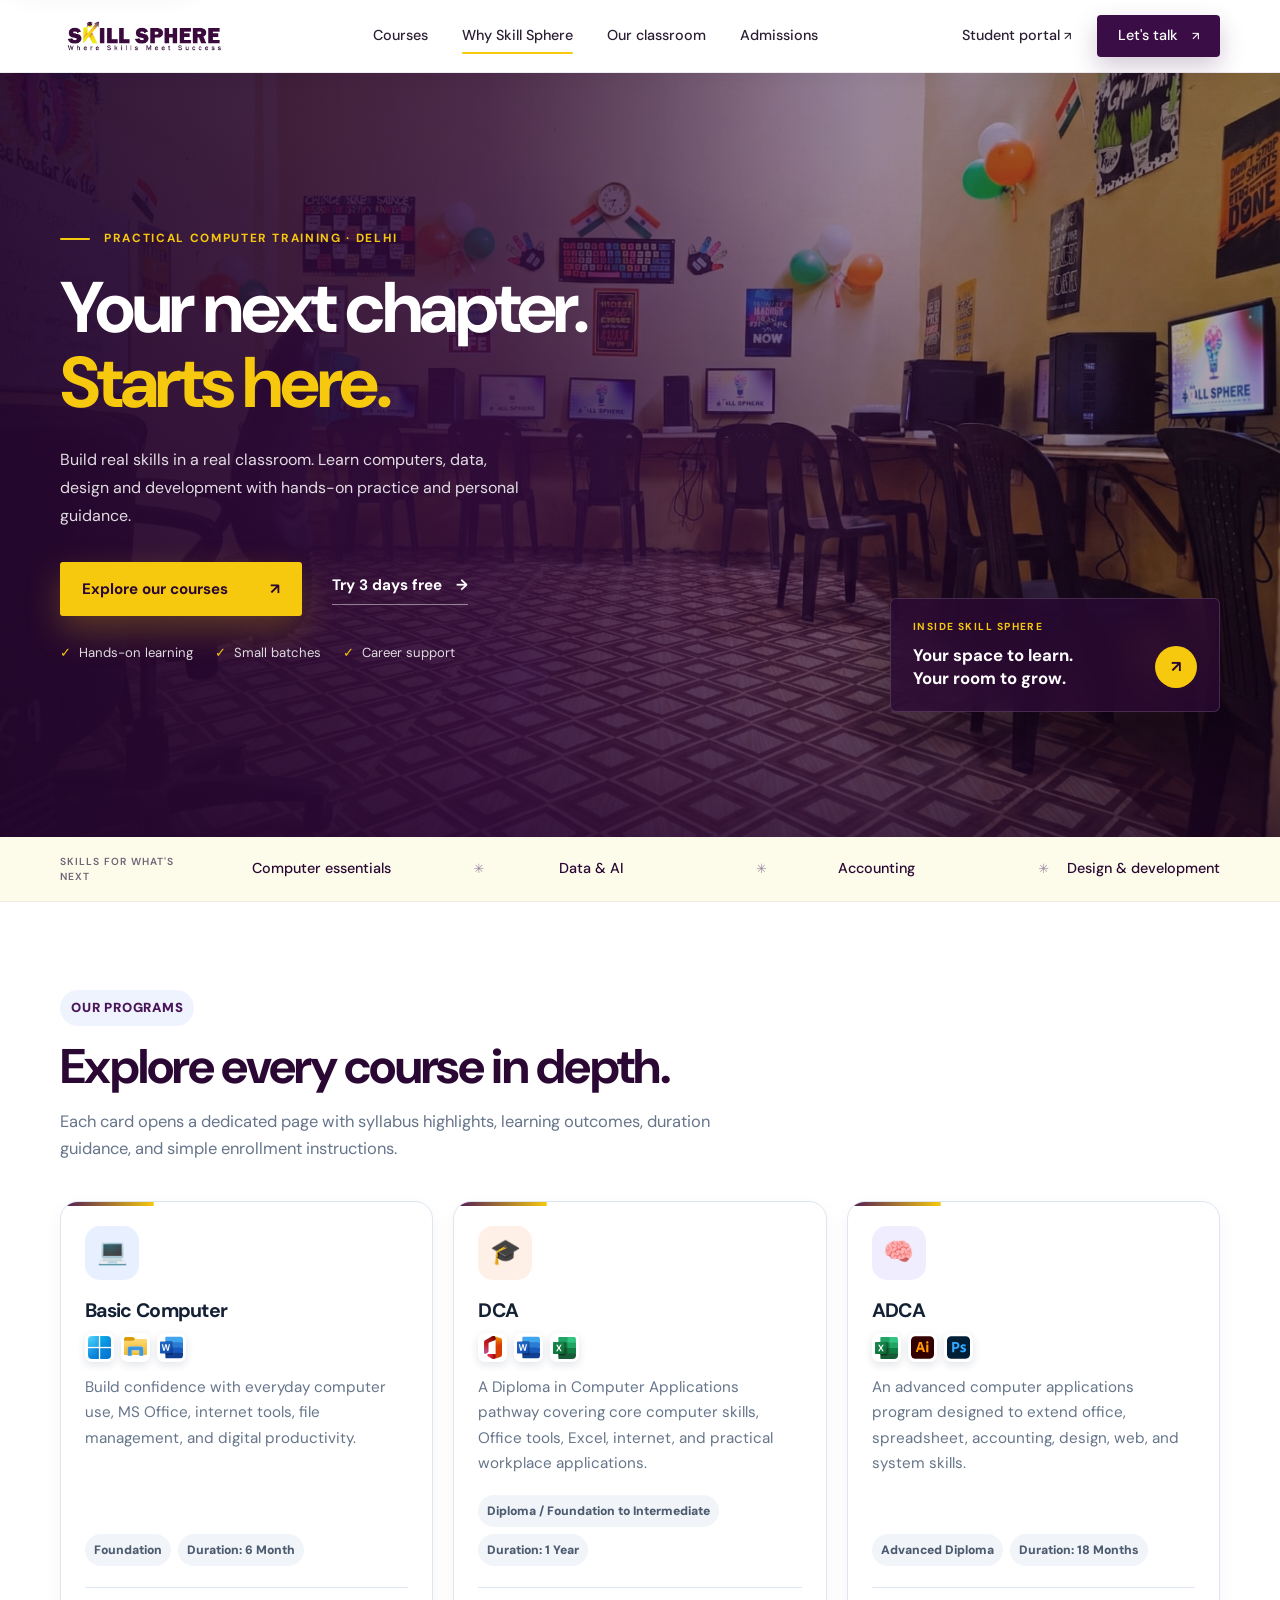
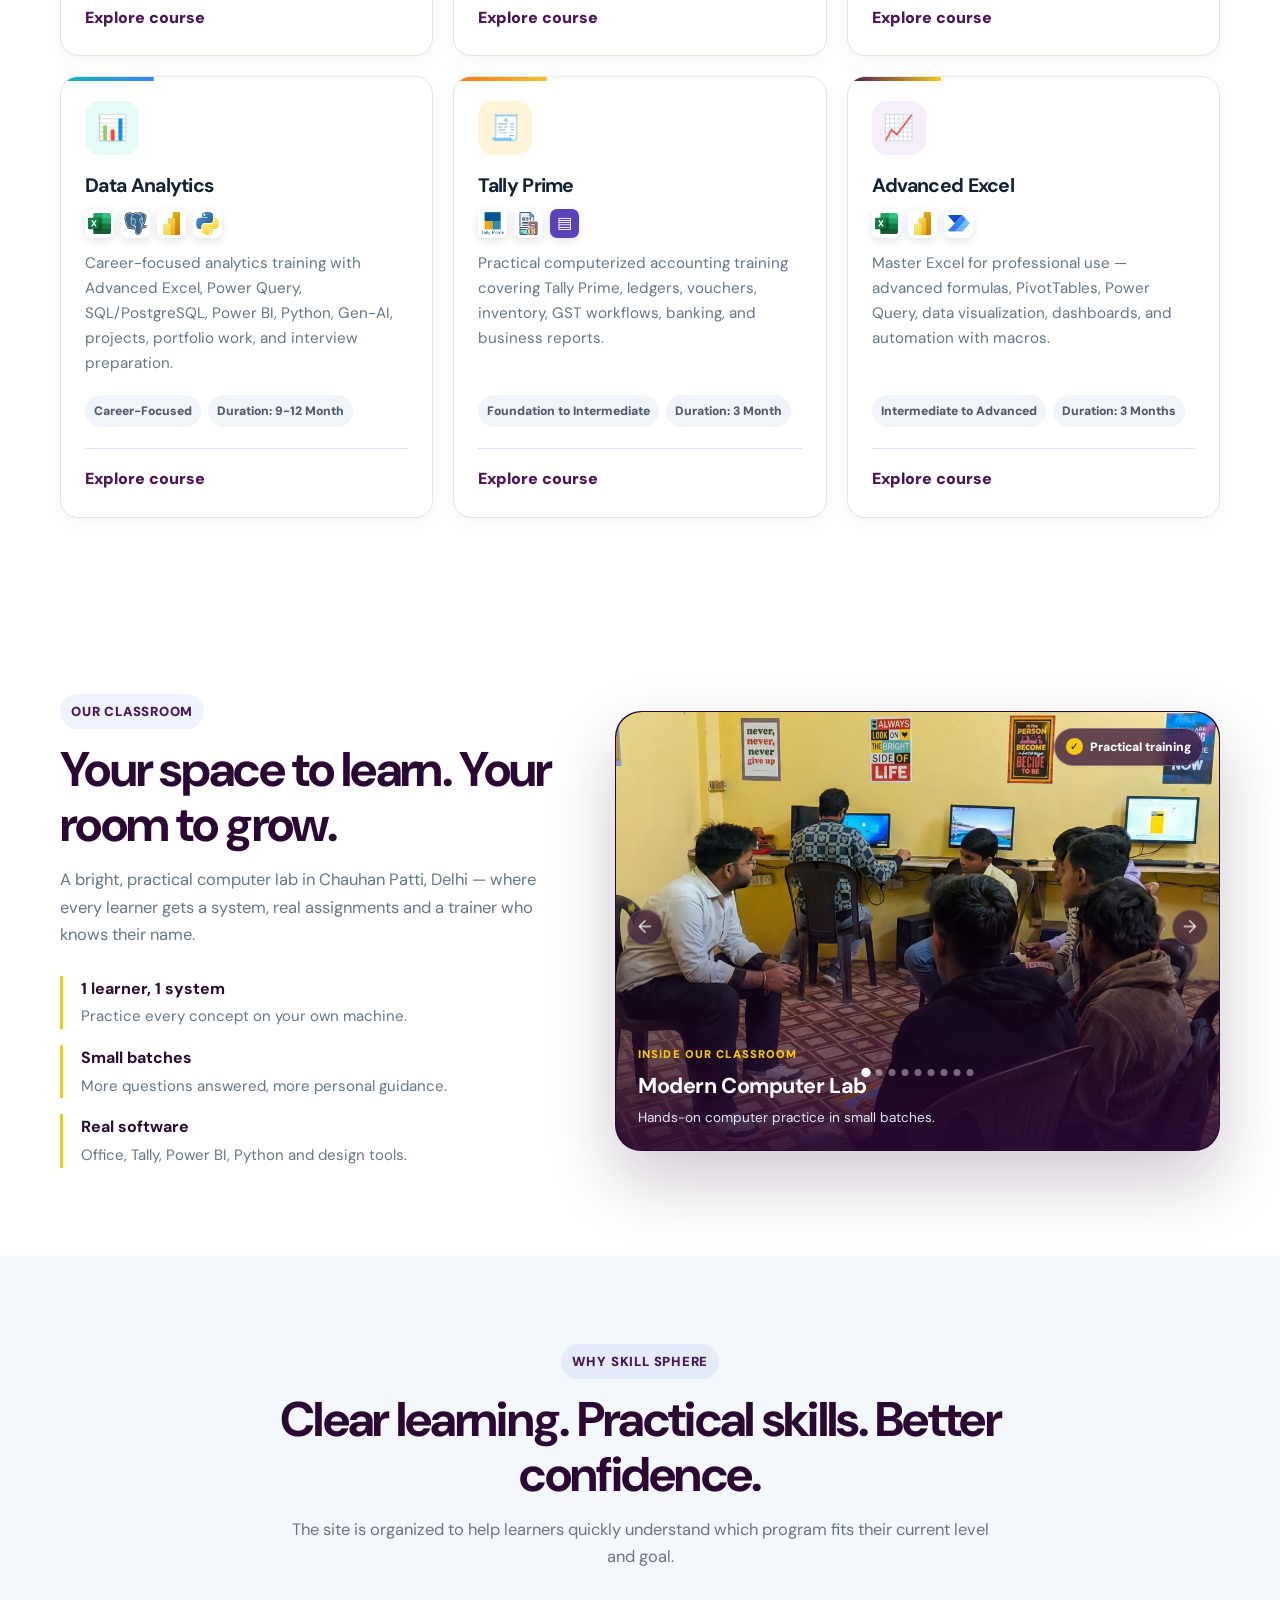
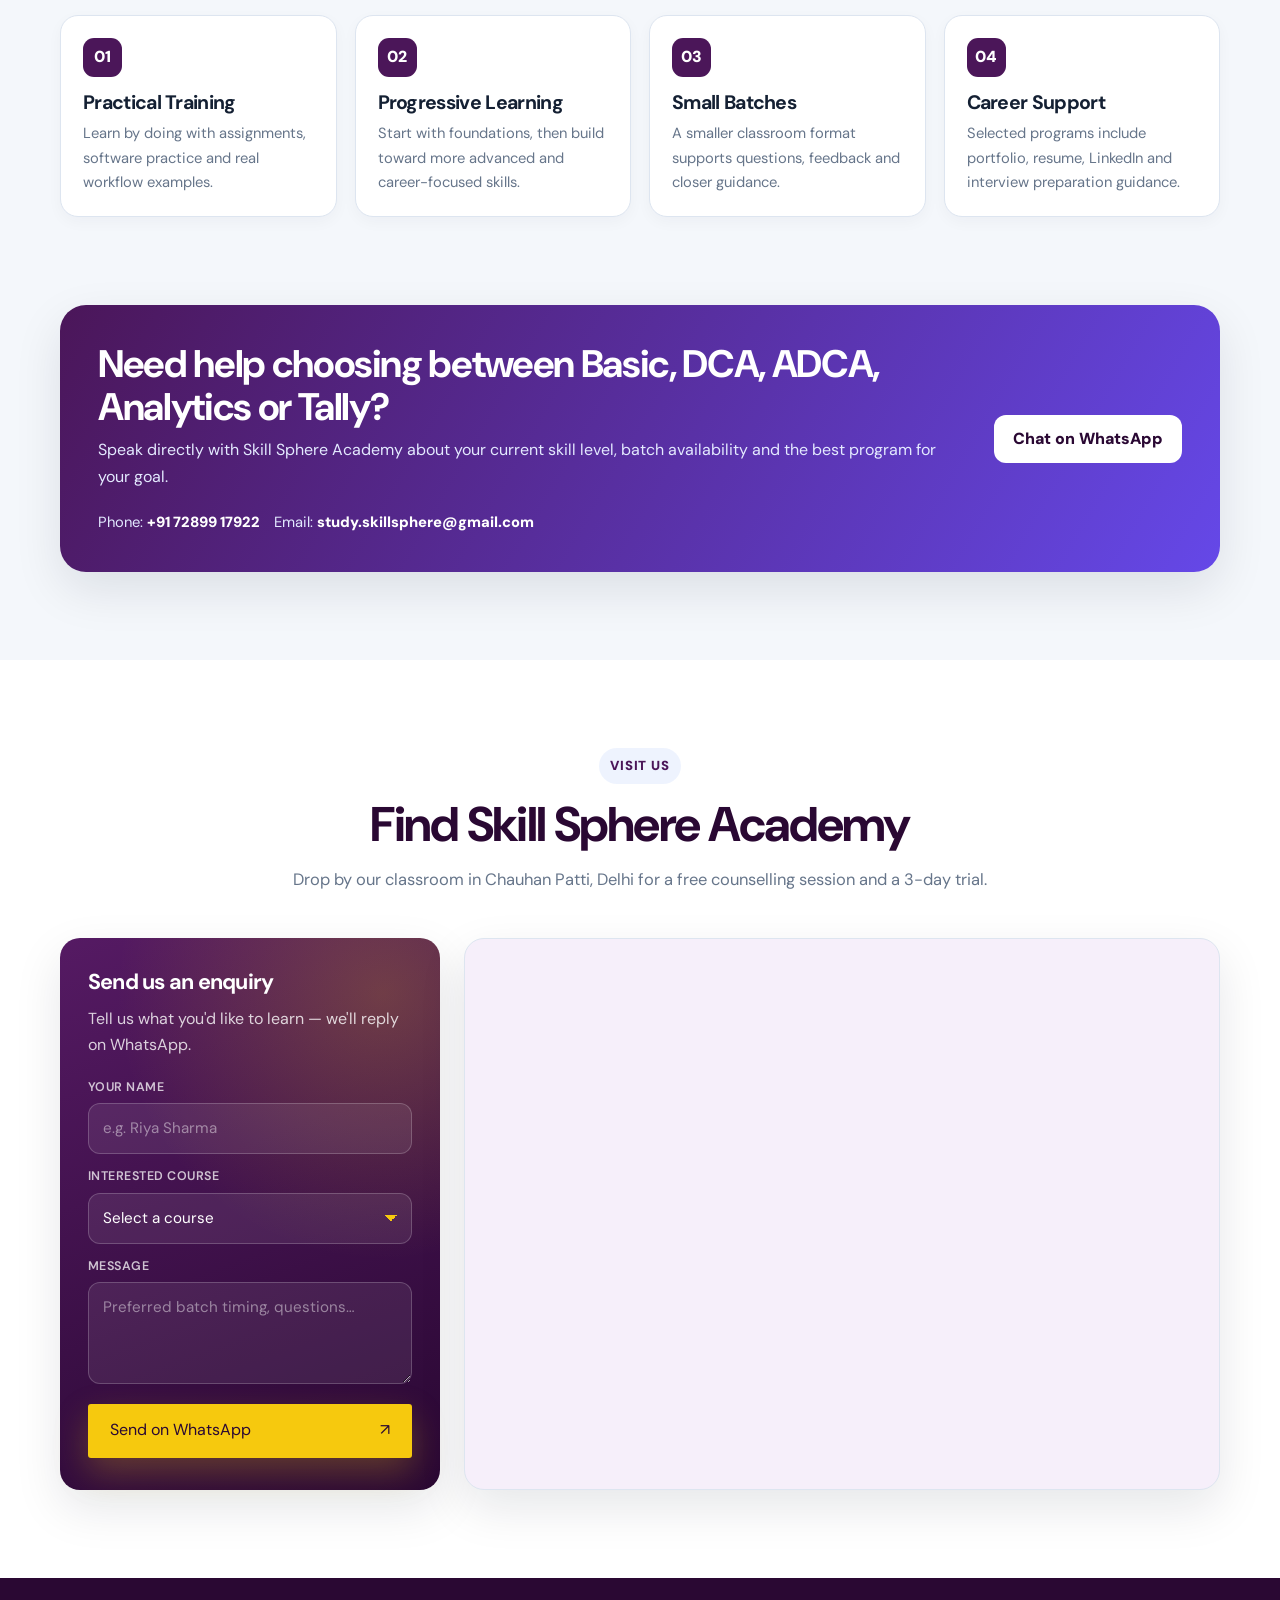
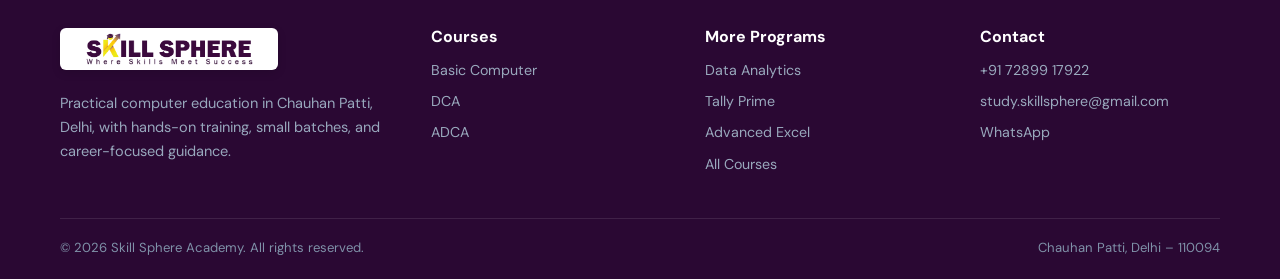
<file: index.html>
<!DOCTYPE html>
<html lang="en">

<head>
  <meta charset="UTF-8">
  <meta name="viewport" content="width=device-width,initial-scale=1">
  <meta name="description"
    content="Explore Basic Computer, DCA, ADCA, Data Analytics and Tally Prime courses at Skill Sphere Academy, Chauhan Patti, Delhi.">
  <meta name="theme-color" content="#3b0d47">
  <title>Skill Sphere Academy | Computer Courses in Delhi</title>
  <link rel="preconnect" href="https://fonts.googleapis.com">
  <link rel="preconnect" href="https://fonts.gstatic.com" crossorigin>
  <link
    href="https://fonts.googleapis.com/css2?family=DM+Sans:opsz,wght@9..40,400;9..40,500;9..40,600;9..40,700;9..40,800&display=swap"
    rel="stylesheet">
  <link rel="stylesheet" href="styles.css">
</head>

<body class="home-page">

  <a class="skip-link" href="#main">Skip to main content</a>
  <header class="site-header ss-header" id="siteHeader">
    <div class="container navbar">
      <a class="brand" href="index.html" aria-label="Skill Sphere Academy home">
        <img class="brand-logo" src="image.png" alt="">
        <span>Skill Sphere Academy<small>Computer Training Institute</small></span>
      </a>
      <button class="menu-btn" type="button" aria-label="Open navigation menu" aria-expanded="false"
        aria-controls="site-nav">☰</button>
      <nav class="nav-links ss-nav" id="site-nav" aria-label="Main navigation">
        <div class="ss-nav-main">
          <a id="nav-courses" href="#courses">Courses</a>
          <a id="nav-why" href="#why-us">Why Skill Sphere</a>
          <a id="nav-classroom" href="#classroom">Our classroom</a>
          <a id="nav-admissions" href="#contact">Admissions</a>
        </div>
        <div class="ss-nav-actions">
          <a class="ss-portal" id="nav-portal" href="#contact">Student portal <span aria-hidden="true">↗</span></a>
          <a class="btn ss-talk" id="nav-talk" href="https://wa.me/917289917922" target="_blank" rel="noopener">Let's
            talk <span aria-hidden="true">↗</span></a>
        </div>
      </nav>
    </div>
  </header>

  <main id="main">
    <section class="ss-hero" aria-labelledby="hero-title">
      <div class="ss-hero-media" id="heroMedia" aria-hidden="true">
        <img class="is-active" src="classroom-1.png" alt="">
        <img src="classroom-2.jpeg" alt="" loading="lazy">
        <img src="classroom-3.png" alt="" loading="lazy">
        <img src="classroom-4.png" alt="" loading="lazy">
        <img src="classroom-5.png" alt="" loading="lazy">
        <img src="classroom-6.png" alt="" loading="lazy">
        <img src="classroom-7.png" alt="" loading="lazy">
        <img src="classroom-8.jpeg" alt="" loading="lazy">
        <img src="classroom-9.png" alt="" loading="lazy">
      </div>
      <div class="ss-hero-overlay" aria-hidden="true"></div>

      <div class="container ss-hero-inner">
        <div class="ss-hero-copy">
          <span class="ss-eyebrow">Practical computer training · Delhi</span>
          <h1 id="hero-title">Your next chapter.<span>Starts here.</span></h1>
          <p>Build real skills in a real classroom. Learn computers, data, design and development with hands-on
            practice and personal guidance.</p>
          <div class="ss-hero-actions">
            <a class="ss-btn-yellow" id="hero-explore" href="#courses">Explore our courses <span
                aria-hidden="true">↗</span></a>
            <a class="ss-link" id="hero-trial"
              href="https://wa.me/917289917922?text=Hi%2C%20I%27d%20like%20to%20book%20a%203-day%20free%20trial."
              target="_blank" rel="noopener">Try 3 days free <span aria-hidden="true">→</span></a>
          </div>
          <ul class="ss-checks">
            <li>Hands-on learning</li>
            <li>Small batches</li>
            <li>Career support</li>
          </ul>
        </div>

        <a class="ss-hero-card" id="hero-card" href="#classroom">
          <span class="ss-card-label">Inside Skill Sphere</span>
          <strong>Your space to learn.<br>Your room to grow.</strong>
          <span class="ss-card-arrow" aria-hidden="true">↗</span>
        </a>
      </div>
    </section>

    <div class="ss-skills" aria-label="Skill areas">
      <div class="container ss-skills-inner">
        <span class="ss-skills-label">Skills for what's next</span>
        <ul class="ss-skills-list">
          <li><a href="basic-computer.html">Computer essentials</a></li>
          <li><a href="data-analytics.html">Data &amp; AI</a></li>
          <li><a href="tally-prime.html">Accounting</a></li>
          <li><a href="adca.html">Design &amp; development</a></li>
        </ul>
      </div>
    </div>

    <section class="section white" id="courses">
      <div class="container">
        <div class="section-head">
          <span class="eyebrow">Our Programs</span>
          <h2>Explore every course in depth.</h2>
          <p class="lead">Each card opens a dedicated page with syllabus highlights, learning outcomes, duration
            guidance, and simple enrollment instructions.</p>
        </div>
        <div class="course-grid">

          <article class="course-card">
            <div class="course-icon" aria-hidden="true">💻</div>
            <h3>Basic Computer</h3>
            <div class="software-icons" aria-label="Software includes Windows, File Explorer and Microsoft Word"><img
                src="ICONS/windows-11.png" alt="Windows 11"><img src="ICONS/windows-explorer.svg"
                alt="Windows File Explorer"><img src="ICONS/microsoft-word.svg" alt="Microsoft Word"></div>
            <p>Build confidence with everyday computer use, MS Office, internet tools, file management, and digital
              productivity.</p>
            <div class="course-tags"><span class="tag">Foundation</span><span class="tag">Duration: 6 Month</span>
            </div>
            <a class="card-link card-stretch" href="basic-computer.html"
              aria-label="View Basic Computer course details">Explore course</a>
          </article>


          <article class="course-card">
            <div class="course-icon" aria-hidden="true">🎓</div>
            <h3>DCA</h3>
            <div class="software-icons" aria-label="Software includes Microsoft Office, Word and Excel"><img
                src="ICONS/microsoft-office.svg" alt="Microsoft Office"><img src="ICONS/microsoft-word.svg"
                alt="Microsoft Word"><img src="ICONS/microsoft-excel.svg" alt="Microsoft Excel"></div>
            <p>A Diploma in Computer Applications pathway covering core computer skills, Office tools, Excel, internet,
              and practical workplace applications.</p>
            <div class="course-tags"><span class="tag">Diploma / Foundation to Intermediate</span><span
                class="tag">Duration: 1 Year</span></div>
            <a class="card-link card-stretch" href="dca.html" aria-label="View DCA course details">Explore course</a>
          </article>


          <article class="course-card">
            <div class="course-icon" aria-hidden="true">🧠</div>
            <h3>ADCA</h3>
            <div class="software-icons" aria-label="Software includes Excel and Adobe creative tools"><img
                src="ICONS/microsoft-excel.svg" alt="Microsoft Excel"><img src="ICONS/adobe-illustrator.svg"
                alt="Adobe Illustrator"><img src="ICONS/adobe-photoshop.svg" alt="Adobe Photoshop"></div>
            <p>An advanced computer applications program designed to extend office, spreadsheet, accounting, design,
              web, and system skills.</p>
            <div class="course-tags"><span class="tag">Advanced Diploma</span><span class="tag">Duration: 18
                Months</span></div>
            <a class="card-link card-stretch" href="adca.html" aria-label="View ADCA course details">Explore course</a>
          </article>


          <article class="course-card">
            <div class="course-icon" aria-hidden="true">📊</div>
            <h3>Data Analytics</h3>
            <div class="software-icons" aria-label="Software includes Excel, PostgreSQL, Power BI and Python"><img
                src="ICONS/microsoft-excel.svg" alt="Microsoft Excel"><img src="ICONS/postgresql.svg"
                alt="PostgreSQL"><img src="ICONS/powerbi.svg" alt="Power BI"><img src="ICONS/python.svg" alt="Python">
            </div>
            <p>Career-focused analytics training with Advanced Excel, Power Query, SQL/PostgreSQL, Power BI, Python,
              Gen-AI, projects, portfolio work, and interview preparation.</p>
            <div class="course-tags"><span class="tag">Career-Focused</span><span class="tag">Duration: 9-12
                Month</span></div>
            <a class="card-link card-stretch" href="data-analytics.html"
              aria-label="View Data Analytics course details">Explore course</a>
          </article>


          <article class="course-card">
            <div class="course-icon" aria-hidden="true">🧾</div>
            <h3>Tally Prime</h3>
            <div class="software-icons" aria-label="Practical accounting workflow"><img src="ICONS/Tally.png"
                alt="Tally Prime"><img src="ICONS/GST.png" alt="GST"><span class="software-icon report">▤</span></div>
            <p>Practical computerized accounting training covering Tally Prime, ledgers, vouchers, inventory, GST
              workflows, banking, and business reports.</p>
            <div class="course-tags"><span class="tag">Foundation to Intermediate</span><span class="tag">Duration: 3
                Month</span></div>
            <a class="card-link card-stretch" href="tally-prime.html"
              aria-label="View Tally Prime course details">Explore course</a>
          </article>


          <article class="course-card">
            <div class="course-icon" aria-hidden="true">📈</div>
            <h3>Advanced Excel</h3>
            <div class="software-icons" aria-label="Software includes Microsoft Excel and Power BI"><img
                src="ICONS/microsoft-excel.svg" alt="Microsoft Excel"><img src="ICONS/powerbi.svg" alt="Power BI"><img
                src="ICONS/microsoft-power-automate.svg" alt="Power Automate"></div>
            <p>Master Excel for professional use — advanced formulas, PivotTables, Power Query, data visualization,
              dashboards, and automation with macros.</p>
            <div class="course-tags"><span class="tag">Intermediate to Advanced</span><span class="tag">Duration: 3
                Months</span></div>
            <a class="card-link card-stretch" href="advanced-excel.html"
              aria-label="View Advanced Excel course details">Explore course</a>
          </article>

        </div>
      </div>
    </section>

    <section class="section ss-classroom" id="classroom">
      <div class="container ss-classroom-grid">
        <div class="ss-classroom-copy">
          <span class="eyebrow">Our classroom</span>
          <h2>Your space to learn. Your room to grow.</h2>
          <p class="lead">A bright, practical computer lab in Chauhan Patti, Delhi — where every learner gets a
            system, real assignments and a trainer who knows their name.</p>
          <ul class="ss-classroom-points">
            <li><strong>1 learner, 1 system</strong><span>Practice every concept on your own machine.</span></li>
            <li><strong>Small batches</strong><span>More questions answered, more personal guidance.</span></li>
            <li><strong>Real software</strong><span>Office, Tally, Power BI, Python and design tools.</span></li>
          </ul>
        </div>
        <aside class="hero-classroom" aria-label="Skill Sphere Academy classroom">
          <div class="hero-classroom-slider" id="classroomSlider">
            <div class="classroom-track" id="classroomTrack">
              <img src="classroom-5.png" alt="Modern Computer Lab" data-title="Modern Computer Lab"
                data-sub="Hands-on computer practice in small batches." loading="lazy">
              <img src="classroom-1.png" alt="AI &amp; Internet Skills Training"
                data-title="AI &amp; Internet Skills Training"
                data-sub="Build modern digital confidence with Gen-AI tools." loading="lazy">
              <img src="classroom-2.jpeg" alt="Email &amp; Communication Practice"
                data-title="Email &amp; Communication Practice"
                data-sub="Professional email &amp; workplace communication skills." loading="lazy">
              <img src="classroom-3.png" alt="Hands-On Practical Training" data-title="Hands-On Practical Training"
                data-sub="Learn by doing with real assignments and software tasks." loading="lazy">
              <img src="classroom-4.png" alt="Personal Doubt Solving Sessions"
                data-title="Personal Doubt Solving Sessions"
                data-sub="Small batches for individual attention &amp; guided support." loading="lazy">
              <img src="classroom-6.png" alt="Student Batch Celebration" data-title="Student Batch Celebration"
                data-sub="Celebrating milestones together as a learning community." loading="lazy">
              <img src="classroom-7.png" alt="Academy Anniversary Celebration"
                data-title="Academy Anniversary Celebration" data-sub="Our learners and trainers celebrating together."
                loading="lazy">
              <img src="classroom-8.jpeg" alt="Batch Group Photo" data-title="Batch Group Photo"
                data-sub="Trainers and students — a supportive learning family." loading="lazy">
              <img src="classroom-9.png" alt="Classroom Learning Environment"
                data-title="Classroom Learning Environment"
                data-sub="A focused learning space for building real skills." loading="lazy">
            </div>
            <!-- Prev / Next arrows -->
            <button class="cs-arrow cs-prev" aria-label="Previous image">&#8592;</button>
            <button class="cs-arrow cs-next" aria-label="Next image">&#8594;</button>
            <!-- Dots -->
            <div class="cs-dots" id="csDots" role="tablist" aria-label="Slide indicators"></div>
          </div>
          <div class="classroom-caption" id="classroomCaption">
            <span id="captionLabel">Inside our classroom</span>
            <strong id="captionTitle">Modern Computer Lab</strong>
            <p id="captionSub">Hands-on computer practice in small batches.</p>
          </div>
          <div class="classroom-badge"><span>✓</span> Practical training</div>
        </aside>
      </div>
    </section>

    <section class="section" id="why-us">
      <div class="container">
        <div class="section-head center">
          <span class="eyebrow">Why Skill Sphere</span>
          <h2>Clear learning. Practical skills. Better confidence.</h2>
          <p class="lead">The site is organized to help learners quickly understand which program fits their current
            level and goal.</p>
        </div>
        <div class="feature-grid">
          <article class="feature"><span class="feature-num">01</span>
            <h3>Practical Training</h3>
            <p>Learn by doing with assignments, software practice and real workflow examples.</p>
          </article>
          <article class="feature"><span class="feature-num">02</span>
            <h3>Progressive Learning</h3>
            <p>Start with foundations, then build toward more advanced and career-focused skills.</p>
          </article>
          <article class="feature"><span class="feature-num">03</span>
            <h3>Small Batches</h3>
            <p>A smaller classroom format supports questions, feedback and closer guidance.</p>
          </article>
          <article class="feature"><span class="feature-num">04</span>
            <h3>Career Support</h3>
            <p>Selected programs include portfolio, resume, LinkedIn and interview preparation guidance.</p>
          </article>
        </div>
      </div>
    </section>

    <section class="cta-section" id="contact">
      <div class="container">
        <div class="cta">
          <div>
            <h2>Need help choosing between Basic, DCA, ADCA, Analytics or Tally?</h2>
            <p>Speak directly with Skill Sphere Academy about your current skill level, batch availability and the best
              program for your goal.</p>
            <div class="contact-bar" style="color:#e3eaff">
              <span>Phone: <a style="color:#fff" href="tel:+917289917922">+91 72899 17922</a></span>
              <span>Email: <a style="color:#fff"
                  href="mailto:study.skillsphere@gmail.com">study.skillsphere@gmail.com</a></span>
            </div>
          </div>
          <a class="btn btn-light" href="https://wa.me/917289917922" target="_blank" rel="noopener">Chat on WhatsApp</a>
        </div>
      </div>
    </section>

    <section class="section white ss-location" id="location" aria-labelledby="location-title">
      <div class="container">
        <div class="section-head center">
          <span class="eyebrow">Visit us</span>
          <h2 id="location-title">Find Skill Sphere Academy</h2>
          <p class="lead">Drop by our classroom in Chauhan Patti, Delhi for a free counselling session and a 3-day
            trial.</p>
        </div>
        <div class="ss-map-wrap">
          <form class="ss-map-card ss-enquiry" id="enquiry-form" novalidate>
            <h3>Send us an enquiry</h3>
            <p>Tell us what you'd like to learn — we'll reply on WhatsApp.</p>

            <label class="ss-field">
              <span>Your name</span>
              <input type="text" id="enquiry-name" name="name" placeholder="e.g. Riya Sharma" autocomplete="name"
                required maxlength="60">
            </label>

            <label class="ss-field">
              <span>Interested course</span>
              <select id="enquiry-course" name="course" required>
                <option value="" disabled selected>Select a course</option>
                <option>Basic Computer</option>
                <option>DCA</option>
                <option>ADCA</option>
                <option>Data Analytics</option>
                <option>Tally Prime</option>
                <option>Advanced Excel</option>
                <option>Not sure yet</option>
              </select>
            </label>

            <label class="ss-field">
              <span>Message</span>
              <textarea id="enquiry-message" name="message" rows="3" maxlength="500"
                placeholder="Preferred batch timing, questions…"></textarea>
            </label>

            <button class="ss-btn-yellow" id="enquiry-submit" type="submit">Send on WhatsApp <span
                aria-hidden="true">↗</span></button>
            <p class="ss-form-status" id="enquiry-status" role="status" aria-live="polite"></p>
          </form>
          <div class="ss-map-frame">
            <iframe id="location-map" title="Skill Sphere Academy location on Google Maps"
              src="https://www.google.com/maps/embed?pb=!1m18!1m12!1m3!1d3497.845349703888!2d77.24232267550528!3d28.754033975598603!2m3!1f0!2f0!3f0!3m2!1i1024!2i768!4f13.1!3m3!1m2!1s0x390cff111874bd4f%3A0xbe0b0b0583f7e0ad!2sSkill%20Sphere%20Academy!5e0!3m2!1sen!2sin!4v1791261366734!5m2!1sen!2sin"
              allowfullscreen="" loading="lazy" referrerpolicy="strict-origin-when-cross-origin"></iframe>
          </div>
        </div>
      </div>
    </section>
  </main>

  <footer>
    <div class="container">
      <div class="footer-grid">
        <div>
          <a class="brand" href="index.html">
            <img class="brand-logo" src="image.png" alt="">
            <span>Skill Sphere Academy<small>Computer Training Institute</small></span>
          </a>
          <p class="footer-about">Practical computer education in Chauhan Patti, Delhi, with hands-on training, small
            batches, and career-focused guidance.</p>
        </div>
        <div class="footer-col">
          <h3>Courses</h3>
          <a href="basic-computer.html">Basic Computer</a>
          <a href="dca.html">DCA</a>
          <a href="adca.html">ADCA</a>
        </div>
        <div class="footer-col">
          <h3>More Programs</h3>
          <a href="data-analytics.html">Data Analytics</a>
          <a href="tally-prime.html">Tally Prime</a>
          <a href="advanced-excel.html">Advanced Excel</a>
          <a href="index.html#courses">All Courses</a>
        </div>
        <div class="footer-col">
          <h3>Contact</h3>
          <a href="tel:+917289917922">+91 72899 17922</a>
          <a href="mailto:study.skillsphere@gmail.com">study.skillsphere@gmail.com</a>
          <a href="https://wa.me/917289917922" target="_blank" rel="noopener">WhatsApp</a>
        </div>
      </div>
      <div class="footer-bottom">
        <span>© <span data-year></span> Skill Sphere Academy. All rights reserved.</span>
        <span>Chauhan Patti, Delhi – 110094</span>
      </div>
    </div>
  </footer>
  <script src="script.js"></script>

</body>

</html>
</file>
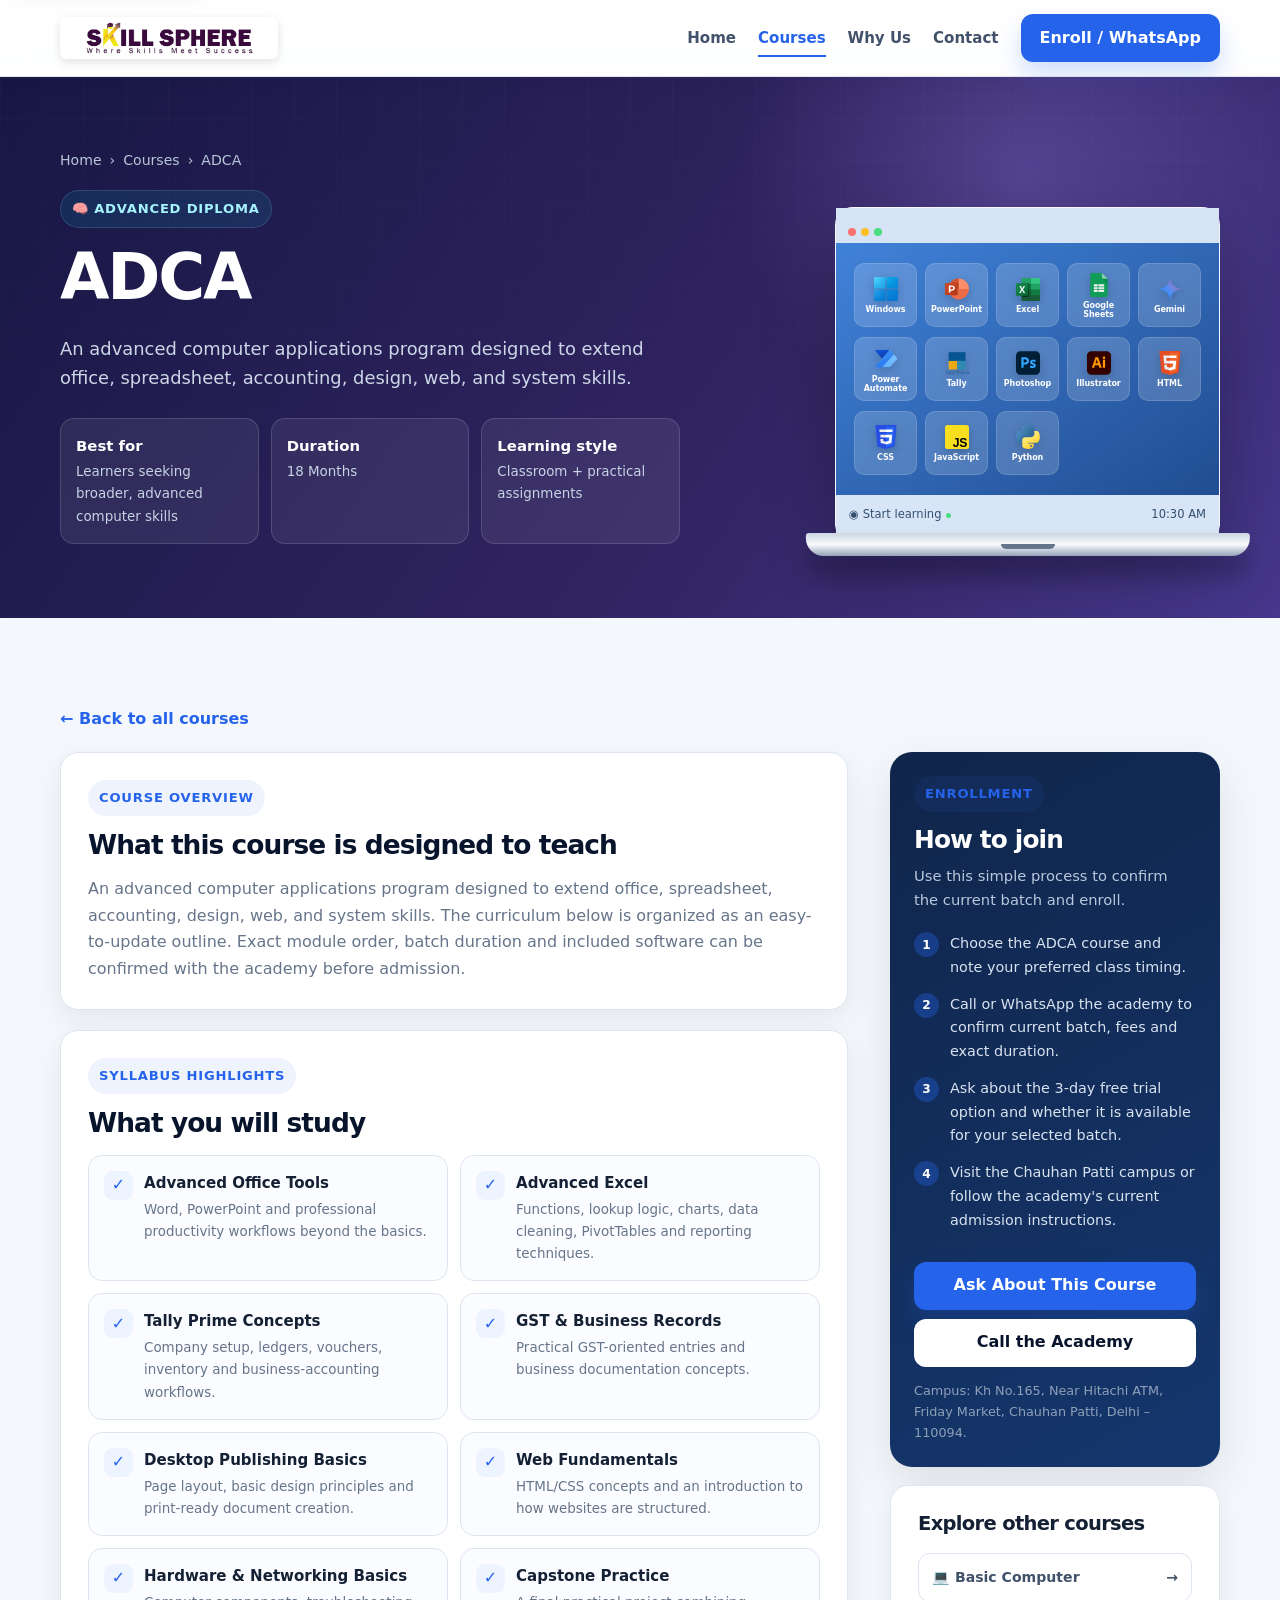
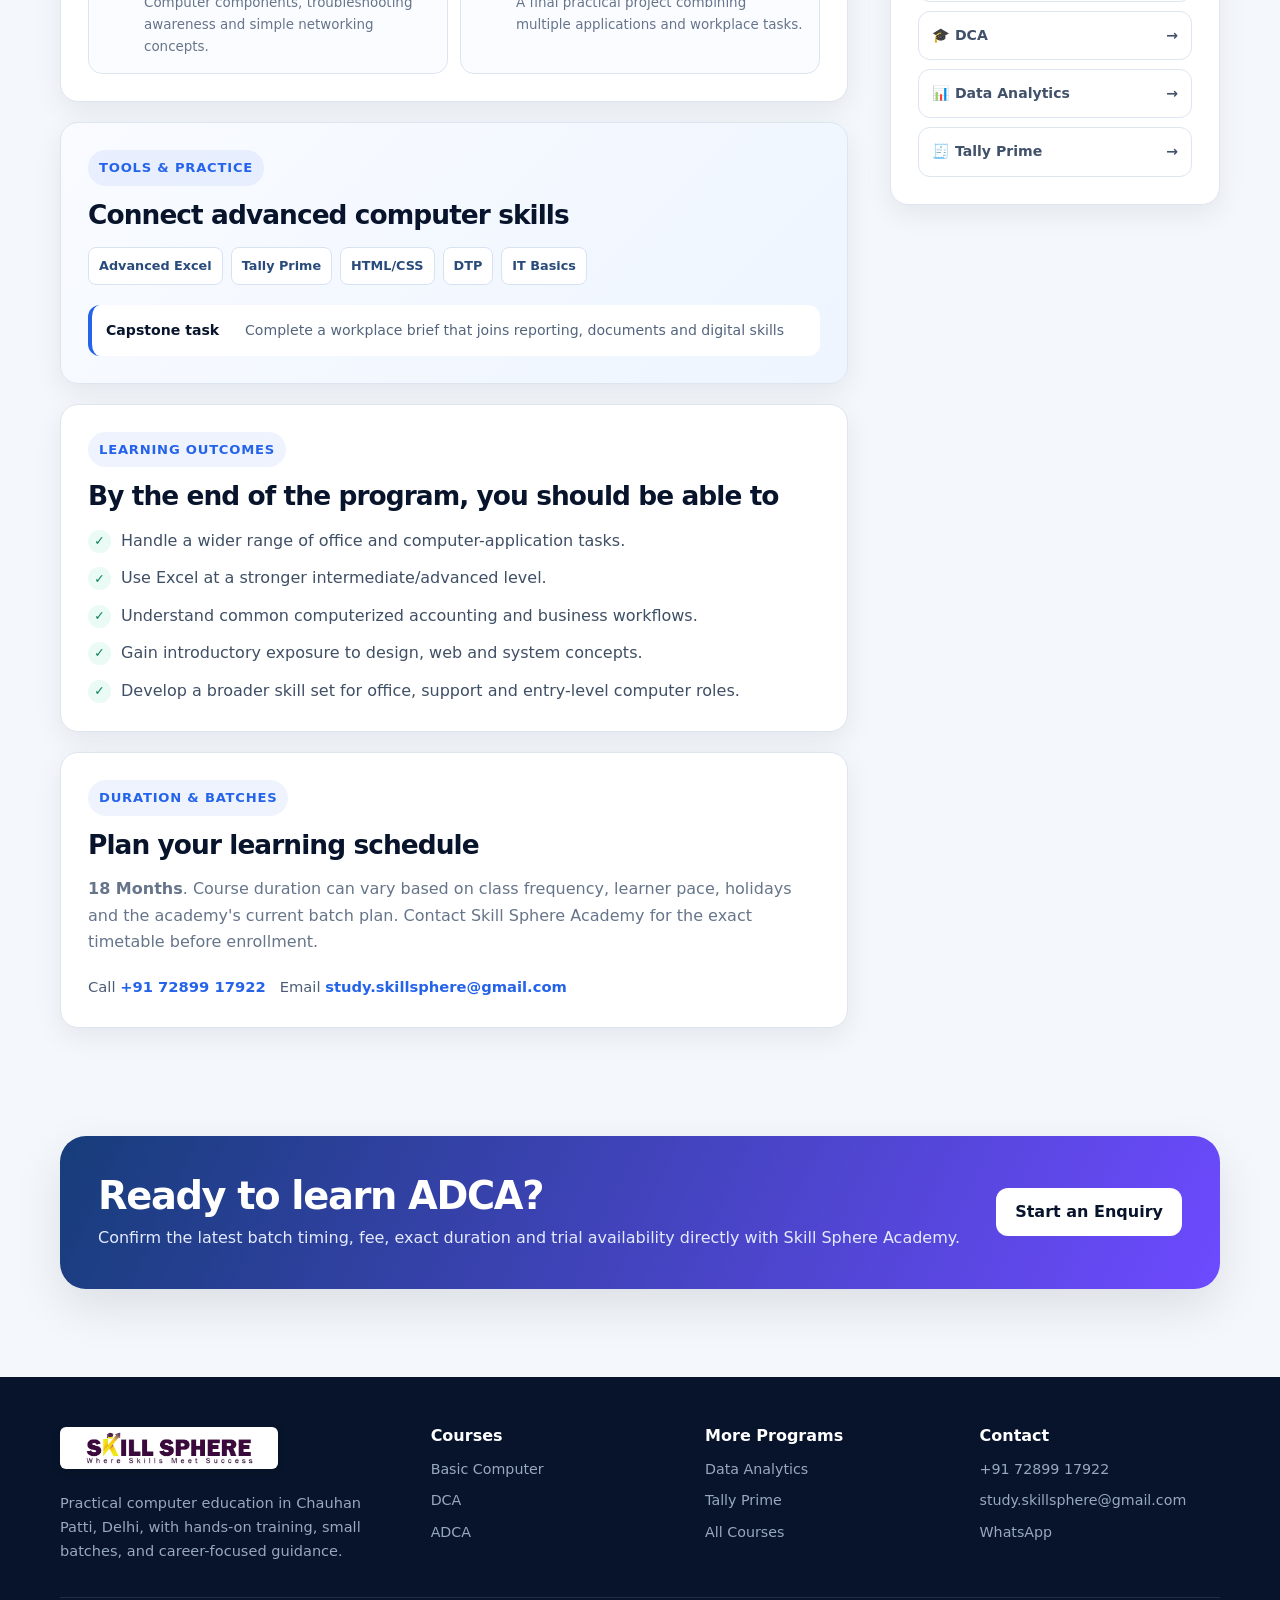
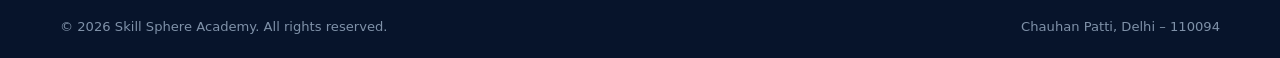
<file: adca.html>
<!DOCTYPE html>
<html lang="en">

<head>
  <meta charset="UTF-8">
  <meta name="viewport" content="width=device-width,initial-scale=1">
  <meta name="description"
    content="ADCA course at Skill Sphere Academy — syllabus, learning outcomes, duration guidance and enrollment information.">
  <meta name="theme-color" content="#07142b">
  <title>ADCA Course | Skill Sphere Academy</title>
  <link rel="stylesheet" href="styles.css">
</head>

<body class="course-page adca">

  <a class="skip-link" href="#main">Skip to main content</a>
  <header class="site-header">
    <div class="container navbar">
      <a class="brand" href="index.html" aria-label="Skill Sphere Academy home">
        <img class="brand-logo" src="image.png" alt="">
        <span>Skill Sphere Academy<small>Computer Training Institute</small></span>
      </a>
      <button class="menu-btn" type="button" aria-label="Open navigation menu" aria-expanded="false"
        aria-controls="site-nav">☰</button>
      <nav class="nav-links" id="site-nav" aria-label="Main navigation">
        <a href="index.html">Home</a>
        <a href="index.html#courses">Courses</a>
        <a href="index.html#why-us">Why Us</a>
        <a href="index.html#contact">Contact</a>
        <a class="btn btn-primary" href="https://wa.me/917289917922" target="_blank" rel="noopener">Enroll /
          WhatsApp</a>
      </nav>
    </div>
  </header>

  <main id="main">
    <section class="hero course-hero">
      <div class="container">
        <nav class="breadcrumbs" aria-label="Breadcrumb">
          <a href="index.html">Home</a><span>›</span><a href="index.html#courses">Courses</a><span>›</span><span
            aria-current="page">ADCA</span>
        </nav>
        <span class="eyebrow">🧠 Advanced Diploma</span>
        <h1>ADCA</h1>
        <p>An advanced computer applications program designed to extend office, spreadsheet, accounting, design, web,
          and system skills.</p>
        <div class="course-facts">
          <div class="fact"><strong>Best for</strong><span>Learners seeking broader, advanced computer skills</span>
          </div>
          <div class="fact"><strong>Duration</strong><span>18 Months</span></div>
          <div class="fact"><strong>Learning style</strong><span>Classroom + practical assignments</span></div>
        </div>
        <div class="course-visual basics-visual laptop-visual laptop-dense"
          aria-label="Software you will learn: Windows, PowerPoint, Excel, Google Sheets, Gemini, Power Automate, Tally, Photoshop, Illustrator, HTML, CSS, JavaScript and Python">
          <div class="desktop-bar"><i></i><i></i><i></i></div>
          <div class="desktop-content">
            <div class="folder"><img src="ICONS/windows-11.png" alt=""><small>Windows</small></div>
            <div class="folder"><img src="ICONS/microsoft-powerpoint.svg" alt=""><small>PowerPoint</small></div>
            <div class="folder"><img src="ICONS/microsoft-excel.svg" alt=""><small>Excel</small></div>
            <div class="folder"><img src="ICONS/google-sheets.svg" alt=""><small>Google Sheets</small></div>
            <div class="folder"><img src="ICONS/gemini.svg" alt=""><small>Gemini</small></div>
            <div class="folder"><img src="ICONS/microsoft-power-automate.svg" alt=""><small>Power Automate</small></div>
            <div class="folder"><img src="ICONS/Tally.png" alt=""><small>Tally</small></div>
            <div class="folder"><img src="ICONS/adobe-photoshop.svg" alt=""><small>Photoshop</small></div>
            <div class="folder"><img src="ICONS/adobe-illustrator.svg" alt=""><small>Illustrator</small></div>
            <div class="folder"><img src="ICONS/html5.svg" alt=""><small>HTML</small></div>
            <div class="folder"><img src="ICONS/css3.svg" alt=""><small>CSS</small></div>
            <div class="folder"><img src="ICONS/javascript.svg" alt=""><small>JavaScript</small></div>
            <div class="folder"><img src="ICONS/python.svg" alt=""><small>Python</small></div>
          </div>
          <div class="desktop-task"><span>◉ Start learning</span><span>10:30 AM</span></div>
        </div>
      </div>
    </section>

    <section class="section">
      <div class="container">
        <a class="back-link" href="index.html#courses">← Back to all courses</a>
        <div class="detail-layout">
          <div>
            <article class="content-block">
              <span class="eyebrow">Course Overview</span>
              <h2>What this course is designed to teach</h2>
              <p>An advanced computer applications program designed to extend office, spreadsheet, accounting, design,
                web, and system skills. The curriculum below is organized as an easy-to-update outline. Exact module
                order, batch duration and included software can be confirmed with the academy before admission.</p>
            </article>

            <article class="content-block" id="syllabus">
              <span class="eyebrow">Syllabus Highlights</span>
              <h2>What you will study</h2>
              <div class="syllabus-grid">
                <div class="syllabus-item"><span class="mini">✓</span>
                  <div><strong>Advanced Office Tools</strong>
                    <p>Word, PowerPoint and professional productivity workflows beyond the basics.</p>
                  </div>
                </div>
                <div class="syllabus-item"><span class="mini">✓</span>
                  <div><strong>Advanced Excel</strong>
                    <p>Functions, lookup logic, charts, data cleaning, PivotTables and reporting techniques.</p>
                  </div>
                </div>
                <div class="syllabus-item"><span class="mini">✓</span>
                  <div><strong>Tally Prime Concepts</strong>
                    <p>Company setup, ledgers, vouchers, inventory and business-accounting workflows.</p>
                  </div>
                </div>
                <div class="syllabus-item"><span class="mini">✓</span>
                  <div><strong>GST & Business Records</strong>
                    <p>Practical GST-oriented entries and business documentation concepts.</p>
                  </div>
                </div>
                <div class="syllabus-item"><span class="mini">✓</span>
                  <div><strong>Desktop Publishing Basics</strong>
                    <p>Page layout, basic design principles and print-ready document creation.</p>
                  </div>
                </div>
                <div class="syllabus-item"><span class="mini">✓</span>
                  <div><strong>Web Fundamentals</strong>
                    <p>HTML/CSS concepts and an introduction to how websites are structured.</p>
                  </div>
                </div>
                <div class="syllabus-item"><span class="mini">✓</span>
                  <div><strong>Hardware & Networking Basics</strong>
                    <p>Computer components, troubleshooting awareness and simple networking concepts.</p>
                  </div>
                </div>
                <div class="syllabus-item"><span class="mini">✓</span>
                  <div><strong>Capstone Practice</strong>
                    <p>A final practical project combining multiple applications and workplace tasks.</p>
                  </div>
                </div>
              </div>
            </article>

            <article class="content-block practice-block"><span class="eyebrow">Tools & practice</span>
              <h2>Connect advanced computer skills</h2>
              <div class="skill-tags"><span>Advanced Excel</span><span>Tally
                  Prime</span><span>HTML/CSS</span><span>DTP</span><span>IT Basics</span></div>
              <div class="project-row"><strong>Capstone task</strong><span>Complete a workplace brief that joins
                  reporting, documents and digital skills</span></div>
            </article>
            <article class="content-block">
              <span class="eyebrow">Learning Outcomes</span>
              <h2>By the end of the program, you should be able to</h2>
              <ul class="outcome-list">
                <li><span class="tick">✓</span><span>Handle a wider range of office and computer-application
                    tasks.</span></li>
                <li><span class="tick">✓</span><span>Use Excel at a stronger intermediate/advanced level.</span></li>
                <li><span class="tick">✓</span><span>Understand common computerized accounting and business
                    workflows.</span></li>
                <li><span class="tick">✓</span><span>Gain introductory exposure to design, web and system
                    concepts.</span></li>
                <li><span class="tick">✓</span><span>Develop a broader skill set for office, support and entry-level
                    computer roles.</span></li>
              </ul>
            </article>

            <article class="content-block">
              <span class="eyebrow">Duration & Batches</span>
              <h2>Plan your learning schedule</h2>
              <p><strong>18 Months</strong>. Course duration can vary based on class frequency, learner pace, holidays
                and the academy's current batch plan. Contact Skill Sphere Academy for the exact timetable before
                enrollment.</p>
              <div class="contact-bar">
                <span>Call <a href="tel:+917289917922">+91 72899 17922</a></span>
                <span>Email <a href="mailto:study.skillsphere@gmail.com">study.skillsphere@gmail.com</a></span>
              </div>
            </article>
          </div>

          <aside class="sidebar">
            <div class="enroll-card">
              <span class="eyebrow">Enrollment</span>
              <h2>How to join</h2>
              <p>Use this simple process to confirm the current batch and enroll.</p>
              <ol class="enroll-steps">
                <li>Choose the ADCA course and note your preferred class timing.</li>
                <li>Call or WhatsApp the academy to confirm current batch, fees and exact duration.</li>
                <li>Ask about the 3-day free trial option and whether it is available for your selected batch.</li>
                <li>Visit the Chauhan Patti campus or follow the academy's current admission instructions.</li>
              </ol>
              <a class="btn btn-primary"
                href="https://wa.me/917289917922?text=Hello%20Skill%20Sphere%20Academy%2C%20I%20want%20details%20about%20the%20ADCA%20course."
                target="_blank" rel="noopener">Ask About This Course</a>
              <a class="btn btn-light" href="tel:+917289917922">Call the Academy</a>
              <p class="note">Campus: Kh No.165, Near Hitachi ATM, Friday Market, Chauhan Patti, Delhi – 110094.</p>
            </div>

            <div class="content-block" style="margin-top:18px">
              <h3>Explore other courses</h3>
              <div class="other-courses"><a href="basic-computer.html"><span>💻 Basic Computer</span><span>→</span></a>
                <a href="dca.html"><span>🎓 DCA</span><span>→</span></a>
                <a href="data-analytics.html"><span>📊 Data Analytics</span><span>→</span></a>
                <a href="tally-prime.html"><span>🧾 Tally Prime</span><span>→</span></a>
              </div>
            </div>
          </aside>
        </div>
      </div>
    </section>

    <section class="cta-section">
      <div class="container">
        <div class="cta">
          <div>
            <h2>Ready to learn ADCA?</h2>
            <p>Confirm the latest batch timing, fee, exact duration and trial availability directly with Skill Sphere
              Academy.</p>
          </div>
          <a class="btn btn-light" href="https://wa.me/917289917922" target="_blank" rel="noopener">Start an Enquiry</a>
        </div>
      </div>
    </section>
  </main>

  <footer>
    <div class="container">
      <div class="footer-grid">
        <div>
          <a class="brand" href="index.html">
            <img class="brand-logo" src="image.png" alt="">
            <span>Skill Sphere Academy<small>Computer Training Institute</small></span>
          </a>
          <p class="footer-about">Practical computer education in Chauhan Patti, Delhi, with hands-on training, small
            batches, and career-focused guidance.</p>
        </div>
        <div class="footer-col">
          <h3>Courses</h3>
          <a href="basic-computer.html">Basic Computer</a>
          <a href="dca.html">DCA</a>
          <a href="adca.html">ADCA</a>
        </div>
        <div class="footer-col">
          <h3>More Programs</h3>
          <a href="data-analytics.html">Data Analytics</a>
          <a href="tally-prime.html">Tally Prime</a>
          <a href="index.html#courses">All Courses</a>
        </div>
        <div class="footer-col">
          <h3>Contact</h3>
          <a href="tel:+917289917922">+91 72899 17922</a>
          <a href="mailto:study.skillsphere@gmail.com">study.skillsphere@gmail.com</a>
          <a href="https://wa.me/917289917922" target="_blank" rel="noopener">WhatsApp</a>
        </div>
      </div>
      <div class="footer-bottom">
        <span>© <span data-year></span> Skill Sphere Academy. All rights reserved.</span>
        <span>Chauhan Patti, Delhi – 110094</span>
      </div>
    </div>
  </footer>
  <script src="script.js"></script>

</body>

</html>
</file>
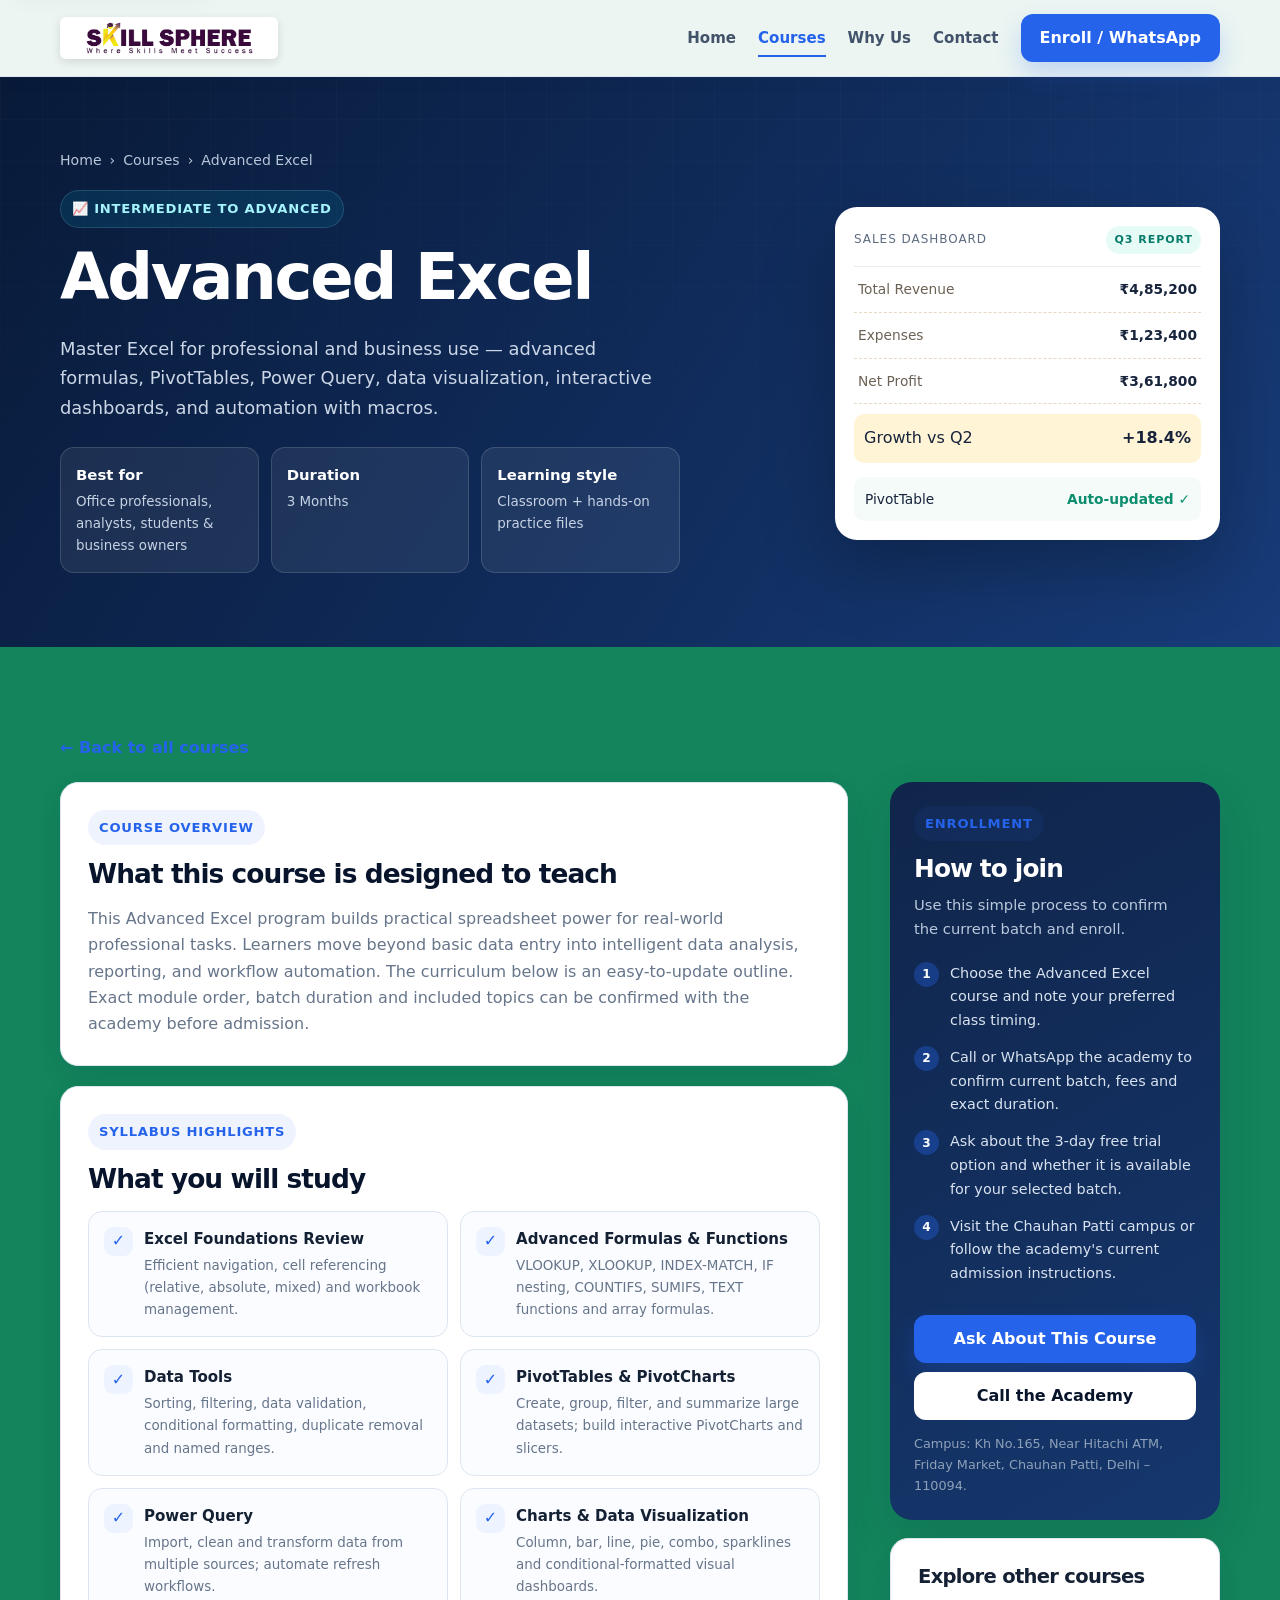
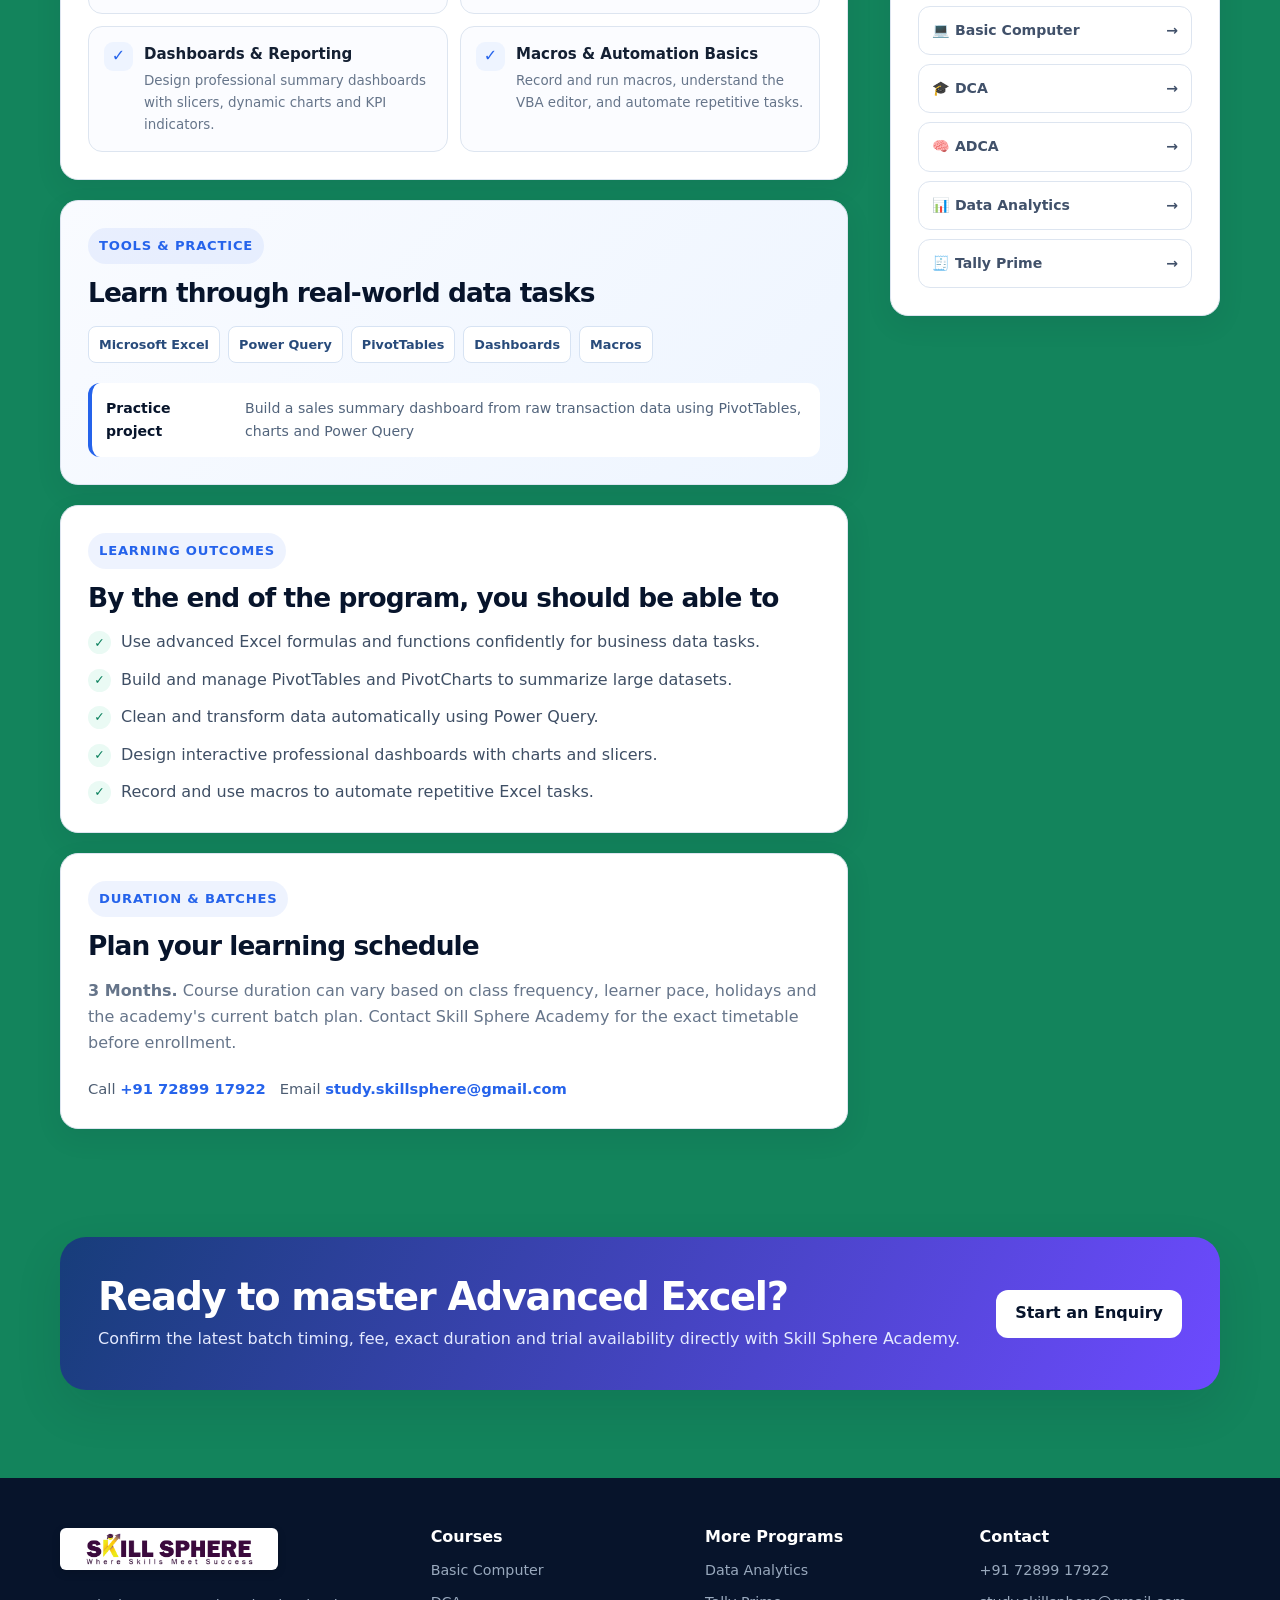
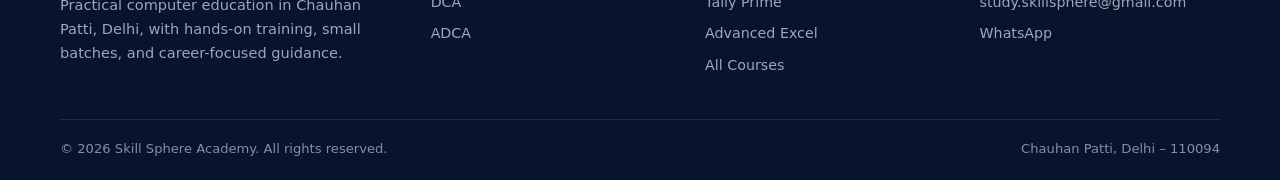
<file: advanced-excel.html>
<!DOCTYPE html>
<html lang="en">

<head>
  <meta charset="UTF-8">
  <meta name="viewport" content="width=device-width,initial-scale=1">
  <meta name="description"
    content="Advanced Excel course at Skill Sphere Academy — PivotTables, Power Query, dashboards, macros, data visualization and enrollment information.">
  <meta name="theme-color" content="#07142b">
  <title>Advanced Excel Course | Skill Sphere Academy</title>
  <link rel="stylesheet" href="styles.css">
</head>

<body class="course-page excel">

  <a class="skip-link" href="#main">Skip to main content</a>
  <header class="site-header">
    <div class="container navbar">
      <a class="brand" href="index.html" aria-label="Skill Sphere Academy home">
        <img class="brand-logo" src="image.png" alt="">
        <span>Skill Sphere Academy<small>Computer Training Institute</small></span>
      </a>
      <button class="menu-btn" type="button" aria-label="Open navigation menu" aria-expanded="false"
        aria-controls="site-nav">☰</button>
      <nav class="nav-links" id="site-nav" aria-label="Main navigation">
        <a href="index.html">Home</a>
        <a href="index.html#courses">Courses</a>
        <a href="index.html#why-us">Why Us</a>
        <a href="index.html#contact">Contact</a>
        <a class="btn btn-primary" href="https://wa.me/917289917922" target="_blank" rel="noopener">Enroll /
          WhatsApp</a>
      </nav>
    </div>
  </header>

  <main id="main">
    <section class="hero course-hero">
      <div class="container">
        <nav class="breadcrumbs" aria-label="Breadcrumb">
          <a href="index.html">Home</a><span>›</span><a href="index.html#courses">Courses</a><span>›</span><span
            aria-current="page">Advanced Excel</span>
        </nav>
        <span class="eyebrow">📈 Intermediate to Advanced</span>
        <h1>Advanced Excel</h1>
        <p>Master Excel for professional and business use — advanced formulas, PivotTables, Power Query, data
          visualization, interactive dashboards, and automation with macros.</p>
        <div class="course-facts">
          <div class="fact"><strong>Best for</strong><span>Office professionals, analysts, students &amp; business
              owners</span></div>
          <div class="fact"><strong>Duration</strong><span>3 Months</span></div>
          <div class="fact"><strong>Learning style</strong><span>Classroom + hands-on practice files</span></div>
        </div>
        <div class="course-visual excel-visual" aria-label="Sample Excel dashboard">
          <div class="visual-top"><span>Sales Dashboard</span><b>Q3 Report</b></div>
          <div class="invoice-row"><span>Total Revenue</span><strong>₹4,85,200</strong></div>
          <div class="invoice-row"><span>Expenses</span><strong>₹1,23,400</strong></div>
          <div class="invoice-row"><span>Net Profit</span><strong>₹3,61,800</strong></div>
          <div class="invoice-total"><span>Growth vs Q2</span><strong>+18.4%</strong></div>
          <div class="ledger-line"><span>PivotTable</span><span class="positive">Auto-updated ✓</span></div>
        </div>
      </div>
    </section>

    <section class="section">
      <div class="container">
        <a class="back-link" href="index.html#courses">← Back to all courses</a>
        <div class="detail-layout">
          <div>
            <article class="content-block">
              <span class="eyebrow">Course Overview</span>
              <h2>What this course is designed to teach</h2>
              <p>This Advanced Excel program builds practical spreadsheet power for real-world professional tasks.
                Learners move beyond basic data entry into intelligent data analysis, reporting, and workflow
                automation. The curriculum below is an easy-to-update outline. Exact module order, batch duration and
                included topics can be confirmed with the academy before admission.</p>
            </article>

            <article class="content-block" id="syllabus">
              <span class="eyebrow">Syllabus Highlights</span>
              <h2>What you will study</h2>
              <div class="syllabus-grid">
                <div class="syllabus-item"><span class="mini">✓</span>
                  <div><strong>Excel Foundations Review</strong>
                    <p>Efficient navigation, cell referencing (relative, absolute, mixed) and workbook management.</p>
                  </div>
                </div>
                <div class="syllabus-item"><span class="mini">✓</span>
                  <div><strong>Advanced Formulas &amp; Functions</strong>
                    <p>VLOOKUP, XLOOKUP, INDEX-MATCH, IF nesting, COUNTIFS, SUMIFS, TEXT functions and array formulas.
                    </p>
                  </div>
                </div>
                <div class="syllabus-item"><span class="mini">✓</span>
                  <div><strong>Data Tools</strong>
                    <p>Sorting, filtering, data validation, conditional formatting, duplicate removal and named ranges.
                    </p>
                  </div>
                </div>
                <div class="syllabus-item"><span class="mini">✓</span>
                  <div><strong>PivotTables &amp; PivotCharts</strong>
                    <p>Create, group, filter, and summarize large datasets; build interactive PivotCharts and slicers.
                    </p>
                  </div>
                </div>
                <div class="syllabus-item"><span class="mini">✓</span>
                  <div><strong>Power Query</strong>
                    <p>Import, clean and transform data from multiple sources; automate refresh workflows.</p>
                  </div>
                </div>
                <div class="syllabus-item"><span class="mini">✓</span>
                  <div><strong>Charts &amp; Data Visualization</strong>
                    <p>Column, bar, line, pie, combo, sparklines and conditional-formatted visual dashboards.</p>
                  </div>
                </div>
                <div class="syllabus-item"><span class="mini">✓</span>
                  <div><strong>Dashboards &amp; Reporting</strong>
                    <p>Design professional summary dashboards with slicers, dynamic charts and KPI indicators.</p>
                  </div>
                </div>
                <div class="syllabus-item"><span class="mini">✓</span>
                  <div><strong>Macros &amp; Automation Basics</strong>
                    <p>Record and run macros, understand the VBA editor, and automate repetitive tasks.</p>
                  </div>
                </div>
              </div>
            </article>

            <article class="content-block practice-block"><span class="eyebrow">Tools &amp; practice</span>
              <h2>Learn through real-world data tasks</h2>
              <div class="skill-tags"><span>Microsoft Excel</span><span>Power
                  Query</span><span>PivotTables</span><span>Dashboards</span><span>Macros</span></div>
              <div class="project-row"><strong>Practice project</strong><span>Build a sales summary dashboard from raw
                  transaction data using PivotTables, charts and Power Query</span></div>
            </article>

            <article class="content-block">
              <span class="eyebrow">Learning Outcomes</span>
              <h2>By the end of the program, you should be able to</h2>
              <ul class="outcome-list">
                <li><span class="tick">✓</span><span>Use advanced Excel formulas and functions confidently for business
                    data tasks.</span></li>
                <li><span class="tick">✓</span><span>Build and manage PivotTables and PivotCharts to summarize large
                    datasets.</span></li>
                <li><span class="tick">✓</span><span>Clean and transform data automatically using Power Query.</span>
                </li>
                <li><span class="tick">✓</span><span>Design interactive professional dashboards with charts and
                    slicers.</span></li>
                <li><span class="tick">✓</span><span>Record and use macros to automate repetitive Excel tasks.</span>
                </li>
              </ul>
            </article>

            <article class="content-block">
              <span class="eyebrow">Duration &amp; Batches</span>
              <h2>Plan your learning schedule</h2>
              <p><strong>3 Months.</strong> Course duration can vary based on class frequency, learner pace, holidays
                and the academy's current batch plan. Contact Skill Sphere Academy for the exact timetable before
                enrollment.</p>
              <div class="contact-bar">
                <span>Call <a href="tel:+917289917922">+91 72899 17922</a></span>
                <span>Email <a href="mailto:study.skillsphere@gmail.com">study.skillsphere@gmail.com</a></span>
              </div>
            </article>
          </div>

          <aside class="sidebar">
            <div class="enroll-card">
              <span class="eyebrow">Enrollment</span>
              <h2>How to join</h2>
              <p>Use this simple process to confirm the current batch and enroll.</p>
              <ol class="enroll-steps">
                <li>Choose the Advanced Excel course and note your preferred class timing.</li>
                <li>Call or WhatsApp the academy to confirm current batch, fees and exact duration.</li>
                <li>Ask about the 3-day free trial option and whether it is available for your selected batch.</li>
                <li>Visit the Chauhan Patti campus or follow the academy's current admission instructions.</li>
              </ol>
              <a class="btn btn-primary"
                href="https://wa.me/917289917922?text=Hello%20Skill%20Sphere%20Academy%2C%20I%20want%20details%20about%20the%20Advanced%20Excel%20course."
                target="_blank" rel="noopener">Ask About This Course</a>
              <a class="btn btn-light" href="tel:+917289917922">Call the Academy</a>
              <p class="note">Campus: Kh No.165, Near Hitachi ATM, Friday Market, Chauhan Patti, Delhi – 110094.</p>
            </div>

            <div class="content-block" style="margin-top:18px">
              <h3>Explore other courses</h3>
              <div class="other-courses">
                <a href="basic-computer.html"><span>💻 Basic Computer</span><span>→</span></a>
                <a href="dca.html"><span>🎓 DCA</span><span>→</span></a>
                <a href="adca.html"><span>🧠 ADCA</span><span>→</span></a>
                <a href="data-analytics.html"><span>📊 Data Analytics</span><span>→</span></a>
                <a href="tally-prime.html"><span>🧾 Tally Prime</span><span>→</span></a>
              </div>
            </div>
          </aside>
        </div>
      </div>
    </section>

    <section class="cta-section">
      <div class="container">
        <div class="cta">
          <div>
            <h2>Ready to master Advanced Excel?</h2>
            <p>Confirm the latest batch timing, fee, exact duration and trial availability directly with Skill Sphere
              Academy.</p>
          </div>
          <a class="btn btn-light" href="https://wa.me/917289917922" target="_blank" rel="noopener">Start an Enquiry</a>
        </div>
      </div>
    </section>
  </main>

  <footer>
    <div class="container">
      <div class="footer-grid">
        <div>
          <a class="brand" href="index.html">
            <img class="brand-logo" src="image.png" alt="">
            <span>Skill Sphere Academy<small>Computer Training Institute</small></span>
          </a>
          <p class="footer-about">Practical computer education in Chauhan Patti, Delhi, with hands-on training, small
            batches, and career-focused guidance.</p>
        </div>
        <div class="footer-col">
          <h3>Courses</h3>
          <a href="basic-computer.html">Basic Computer</a>
          <a href="dca.html">DCA</a>
          <a href="adca.html">ADCA</a>
        </div>
        <div class="footer-col">
          <h3>More Programs</h3>
          <a href="data-analytics.html">Data Analytics</a>
          <a href="tally-prime.html">Tally Prime</a>
          <a href="advanced-excel.html">Advanced Excel</a>
          <a href="index.html#courses">All Courses</a>
        </div>
        <div class="footer-col">
          <h3>Contact</h3>
          <a href="tel:+917289917922">+91 72899 17922</a>
          <a href="mailto:study.skillsphere@gmail.com">study.skillsphere@gmail.com</a>
          <a href="https://wa.me/917289917922" target="_blank" rel="noopener">WhatsApp</a>
        </div>
      </div>
      <div class="footer-bottom">
        <span>© <span data-year></span> Skill Sphere Academy. All rights reserved.</span>
        <span>Chauhan Patti, Delhi – 110094</span>
      </div>
    </div>
  </footer>
  <script src="script.js"></script>

</body>

</html>
</file>
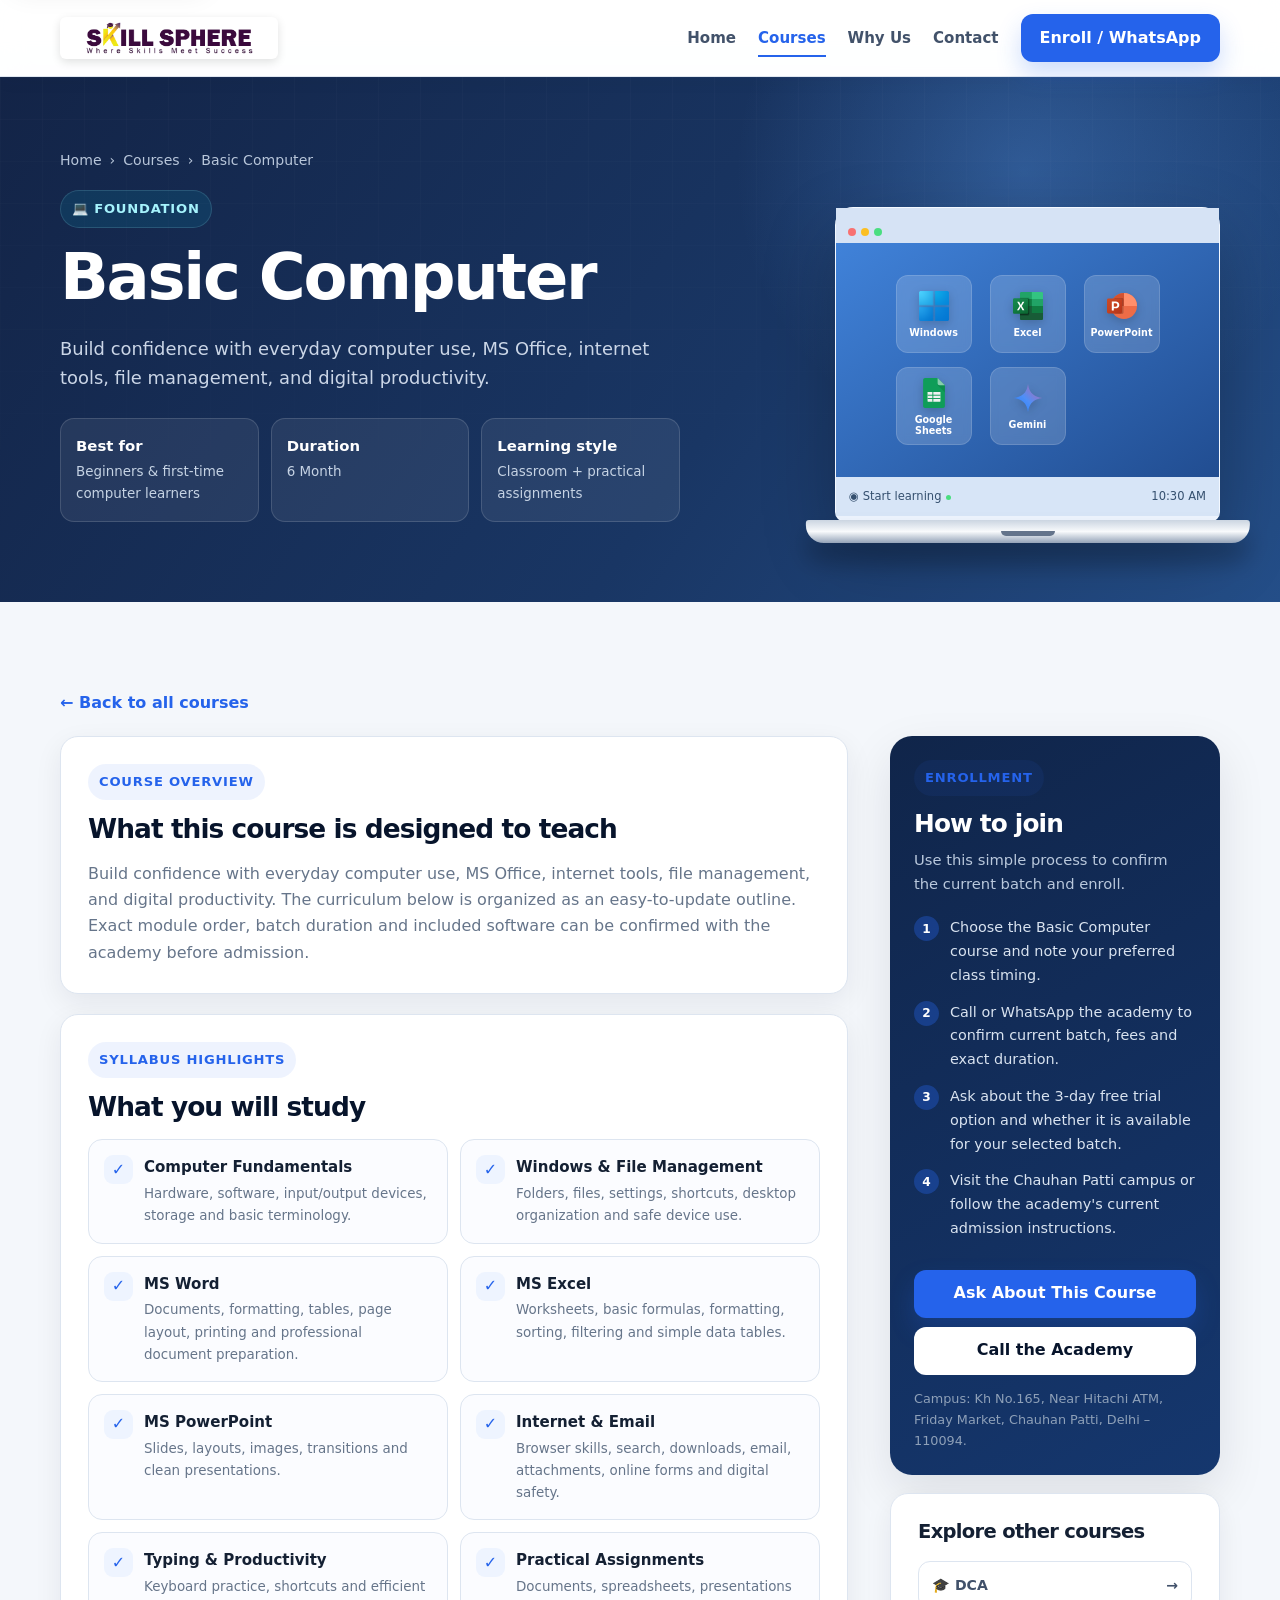
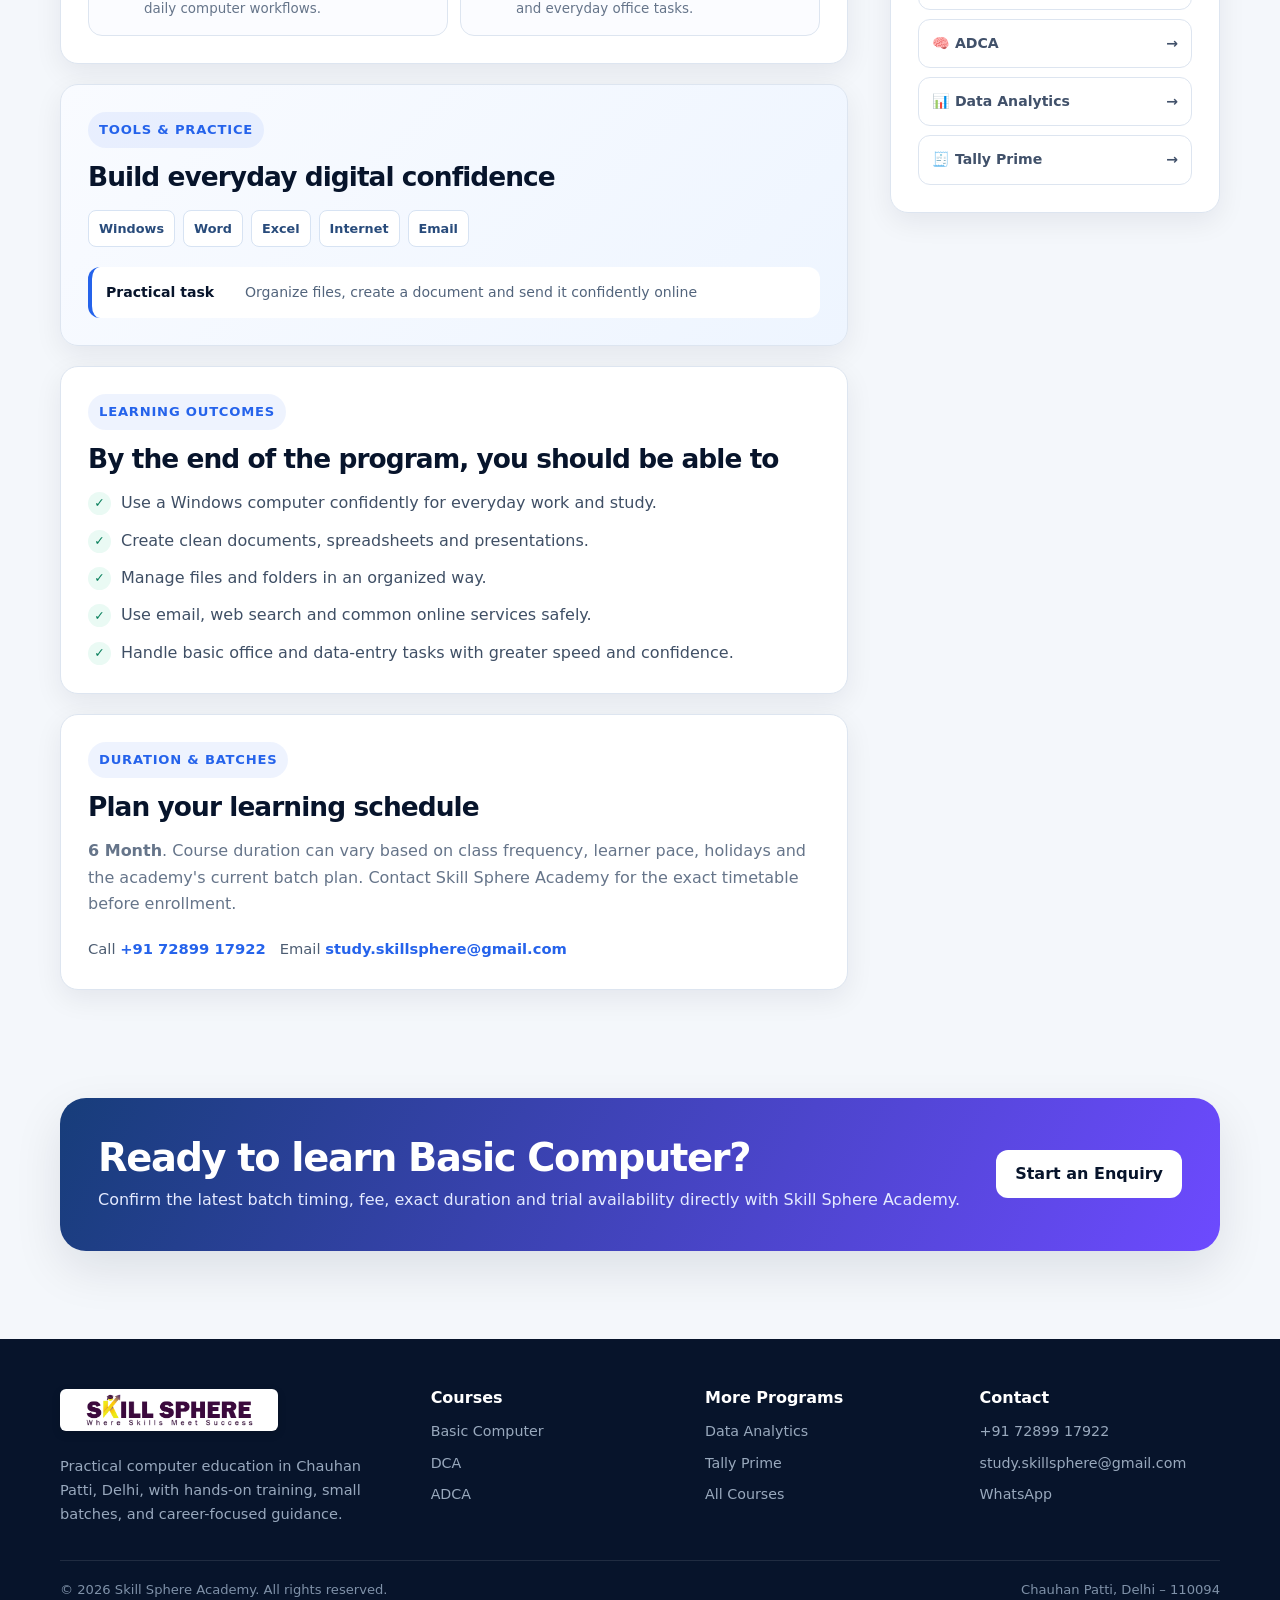
<file: basic-computer.html>
<!DOCTYPE html>
<html lang="en">
<head>
  <meta charset="UTF-8">
  <meta name="viewport" content="width=device-width,initial-scale=1">
  <meta name="description" content="Basic Computer course at Skill Sphere Academy — syllabus, learning outcomes, duration guidance and enrollment information.">
  <meta name="theme-color" content="#07142b">
  <title>Basic Computer Course | Skill Sphere Academy</title>
  <link rel="stylesheet" href="styles.css">
</head>
<body class="course-page basics">

<a class="skip-link" href="#main">Skip to main content</a>
<header class="site-header">
  <div class="container navbar">
    <a class="brand" href="index.html" aria-label="Skill Sphere Academy home">
      <img class="brand-logo" src="image.png" alt="">
      <span>Skill Sphere Academy<small>Computer Training Institute</small></span>
    </a>
    <button class="menu-btn" type="button" aria-label="Open navigation menu" aria-expanded="false" aria-controls="site-nav">☰</button>
    <nav class="nav-links" id="site-nav" aria-label="Main navigation">
      <a href="index.html">Home</a>
      <a href="index.html#courses">Courses</a>
      <a href="index.html#why-us">Why Us</a>
      <a href="index.html#contact">Contact</a>
      <a class="btn btn-primary" href="https://wa.me/917289917922" target="_blank" rel="noopener">Enroll / WhatsApp</a>
    </nav>
  </div>
</header>

<main id="main">
  <section class="hero course-hero">
    <div class="container">
      <nav class="breadcrumbs" aria-label="Breadcrumb">
        <a href="index.html">Home</a><span>›</span><a href="index.html#courses">Courses</a><span>›</span><span aria-current="page">Basic Computer</span>
      </nav>
      <span class="eyebrow">💻 Foundation</span>
      <h1>Basic Computer</h1>
      <p>Build confidence with everyday computer use, MS Office, internet tools, file management, and digital productivity.</p>
      <div class="course-facts">
        <div class="fact"><strong>Best for</strong><span>Beginners & first-time computer learners</span></div>
        <div class="fact"><strong>Duration</strong><span>6 Month</span></div>
        <div class="fact"><strong>Learning style</strong><span>Classroom + practical assignments</span></div>
      </div>
      <div class="course-visual basics-visual laptop-visual" aria-label="Software you will learn: Windows, Excel, PowerPoint, Google Sheets and Gemini"><div class="desktop-bar"><i></i><i></i><i></i></div><div class="desktop-content"><div class="folder"><img src="ICONS/windows-11.png" alt=""><small>Windows</small></div><div class="folder"><img src="ICONS/microsoft-excel.svg" alt=""><small>Excel</small></div><div class="folder"><img src="ICONS/microsoft-powerpoint.svg" alt=""><small>PowerPoint</small></div><div class="folder"><img src="ICONS/google-sheets.svg" alt=""><small>Google Sheets</small></div><div class="folder"><img src="ICONS/gemini.svg" alt=""><small>Gemini</small></div></div><div class="desktop-task"><span>◉ Start learning</span><span>10:30 AM</span></div></div>
    </div>
  </section>

  <section class="section">
    <div class="container">
      <a class="back-link" href="index.html#courses">← Back to all courses</a>
      <div class="detail-layout">
        <div>
          <article class="content-block">
            <span class="eyebrow">Course Overview</span>
            <h2>What this course is designed to teach</h2>
            <p>Build confidence with everyday computer use, MS Office, internet tools, file management, and digital productivity. The curriculum below is organized as an easy-to-update outline. Exact module order, batch duration and included software can be confirmed with the academy before admission.</p>
          </article>

          <article class="content-block" id="syllabus">
            <span class="eyebrow">Syllabus Highlights</span>
            <h2>What you will study</h2>
            <div class="syllabus-grid"><div class="syllabus-item"><span class="mini">✓</span><div><strong>Computer Fundamentals</strong><p>Hardware, software, input/output devices, storage and basic terminology.</p></div></div>
<div class="syllabus-item"><span class="mini">✓</span><div><strong>Windows & File Management</strong><p>Folders, files, settings, shortcuts, desktop organization and safe device use.</p></div></div>
<div class="syllabus-item"><span class="mini">✓</span><div><strong>MS Word</strong><p>Documents, formatting, tables, page layout, printing and professional document preparation.</p></div></div>
<div class="syllabus-item"><span class="mini">✓</span><div><strong>MS Excel</strong><p>Worksheets, basic formulas, formatting, sorting, filtering and simple data tables.</p></div></div>
<div class="syllabus-item"><span class="mini">✓</span><div><strong>MS PowerPoint</strong><p>Slides, layouts, images, transitions and clean presentations.</p></div></div>
<div class="syllabus-item"><span class="mini">✓</span><div><strong>Internet & Email</strong><p>Browser skills, search, downloads, email, attachments, online forms and digital safety.</p></div></div>
<div class="syllabus-item"><span class="mini">✓</span><div><strong>Typing & Productivity</strong><p>Keyboard practice, shortcuts and efficient daily computer workflows.</p></div></div>
<div class="syllabus-item"><span class="mini">✓</span><div><strong>Practical Assignments</strong><p>Documents, spreadsheets, presentations and everyday office tasks.</p></div></div></div>
          </article>

          <article class="content-block practice-block"><span class="eyebrow">Tools & practice</span><h2>Build everyday digital confidence</h2><div class="skill-tags"><span>Windows</span><span>Word</span><span>Excel</span><span>Internet</span><span>Email</span></div><div class="project-row"><strong>Practical task</strong><span>Organize files, create a document and send it confidently online</span></div></article>
          <article class="content-block">
            <span class="eyebrow">Learning Outcomes</span>
            <h2>By the end of the program, you should be able to</h2>
            <ul class="outcome-list"><li><span class="tick">✓</span><span>Use a Windows computer confidently for everyday work and study.</span></li>
<li><span class="tick">✓</span><span>Create clean documents, spreadsheets and presentations.</span></li>
<li><span class="tick">✓</span><span>Manage files and folders in an organized way.</span></li>
<li><span class="tick">✓</span><span>Use email, web search and common online services safely.</span></li>
<li><span class="tick">✓</span><span>Handle basic office and data-entry tasks with greater speed and confidence.</span></li></ul>
          </article>

          <article class="content-block">
            <span class="eyebrow">Duration & Batches</span>
            <h2>Plan your learning schedule</h2>
            <p><strong>6 Month</strong>. Course duration can vary based on class frequency, learner pace, holidays and the academy's current batch plan. Contact Skill Sphere Academy for the exact timetable before enrollment.</p>
            <div class="contact-bar">
              <span>Call <a href="tel:+917289917922">+91 72899 17922</a></span>
              <span>Email <a href="mailto:study.skillsphere@gmail.com">study.skillsphere@gmail.com</a></span>
            </div>
          </article>
        </div>

        <aside class="sidebar">
          <div class="enroll-card">
            <span class="eyebrow">Enrollment</span>
            <h2>How to join</h2>
            <p>Use this simple process to confirm the current batch and enroll.</p>
            <ol class="enroll-steps">
              <li>Choose the Basic Computer course and note your preferred class timing.</li>
              <li>Call or WhatsApp the academy to confirm current batch, fees and exact duration.</li>
              <li>Ask about the 3-day free trial option and whether it is available for your selected batch.</li>
              <li>Visit the Chauhan Patti campus or follow the academy's current admission instructions.</li>
            </ol>
            <a class="btn btn-primary" href="https://wa.me/917289917922?text=Hello%20Skill%20Sphere%20Academy%2C%20I%20want%20details%20about%20the%20Basic%20Computer%20course." target="_blank" rel="noopener">Ask About This Course</a>
            <a class="btn btn-light" href="tel:+917289917922">Call the Academy</a>
            <p class="note">Campus: Kh No.165, Near Hitachi ATM, Friday Market, Chauhan Patti, Delhi – 110094.</p>
          </div>

          <div class="content-block" style="margin-top:18px">
            <h3>Explore other courses</h3>
            <div class="other-courses"><a href="dca.html"><span>🎓 DCA</span><span>→</span></a>
<a href="adca.html"><span>🧠 ADCA</span><span>→</span></a>
<a href="data-analytics.html"><span>📊 Data Analytics</span><span>→</span></a>
<a href="tally-prime.html"><span>🧾 Tally Prime</span><span>→</span></a></div>
          </div>
        </aside>
      </div>
    </div>
  </section>

  <section class="cta-section">
    <div class="container">
      <div class="cta">
        <div>
          <h2>Ready to learn Basic Computer?</h2>
          <p>Confirm the latest batch timing, fee, exact duration and trial availability directly with Skill Sphere Academy.</p>
        </div>
        <a class="btn btn-light" href="https://wa.me/917289917922" target="_blank" rel="noopener">Start an Enquiry</a>
      </div>
    </div>
  </section>
</main>

<footer>
  <div class="container">
    <div class="footer-grid">
      <div>
        <a class="brand" href="index.html">
          <img class="brand-logo" src="image.png" alt="">
          <span>Skill Sphere Academy<small>Computer Training Institute</small></span>
        </a>
        <p class="footer-about">Practical computer education in Chauhan Patti, Delhi, with hands-on training, small batches, and career-focused guidance.</p>
      </div>
      <div class="footer-col">
        <h3>Courses</h3>
        <a href="basic-computer.html">Basic Computer</a>
        <a href="dca.html">DCA</a>
        <a href="adca.html">ADCA</a>
      </div>
      <div class="footer-col">
        <h3>More Programs</h3>
        <a href="data-analytics.html">Data Analytics</a>
        <a href="tally-prime.html">Tally Prime</a>
        <a href="index.html#courses">All Courses</a>
      </div>
      <div class="footer-col">
        <h3>Contact</h3>
        <a href="tel:+917289917922">+91 72899 17922</a>
        <a href="mailto:study.skillsphere@gmail.com">study.skillsphere@gmail.com</a>
        <a href="https://wa.me/917289917922" target="_blank" rel="noopener">WhatsApp</a>
      </div>
    </div>
    <div class="footer-bottom">
      <span>© <span data-year></span> Skill Sphere Academy. All rights reserved.</span>
      <span>Chauhan Patti, Delhi – 110094</span>
    </div>
  </div>
</footer>
<script src="script.js"></script>

</body>
</html>
</file>
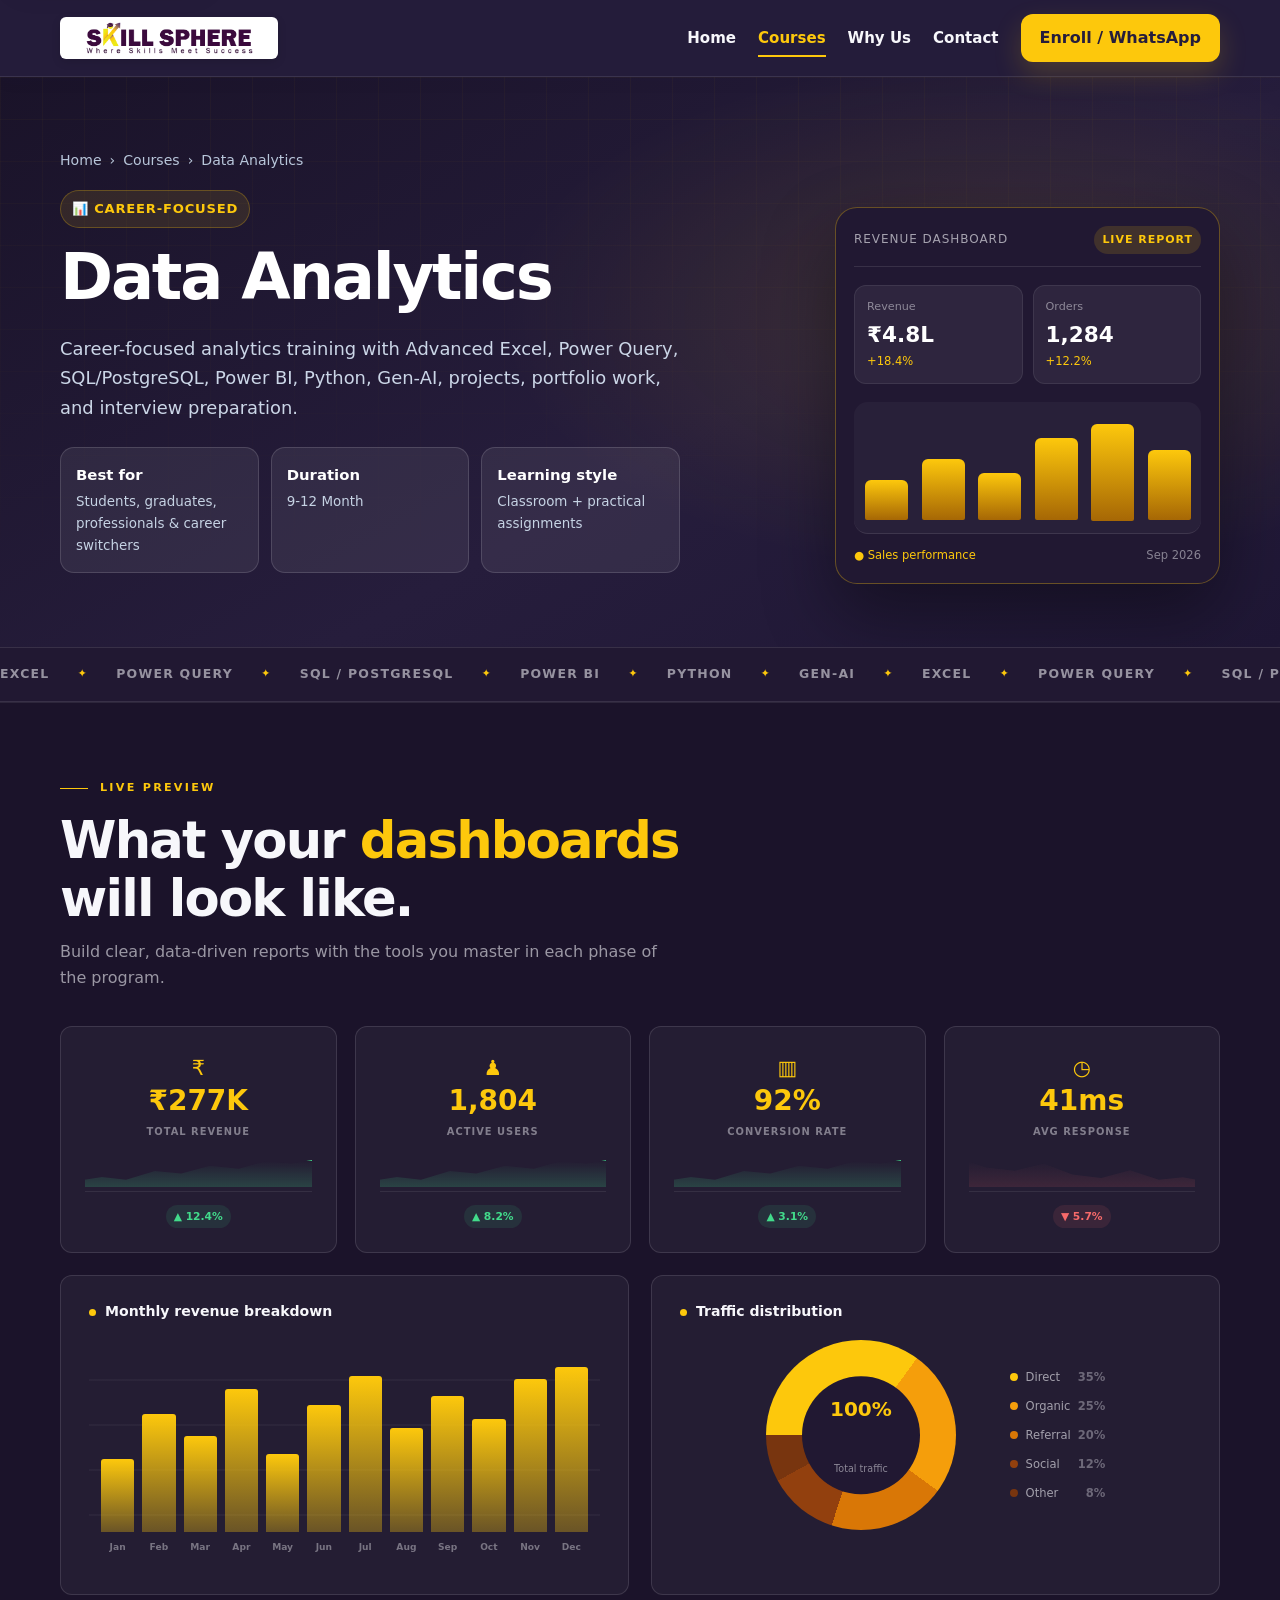
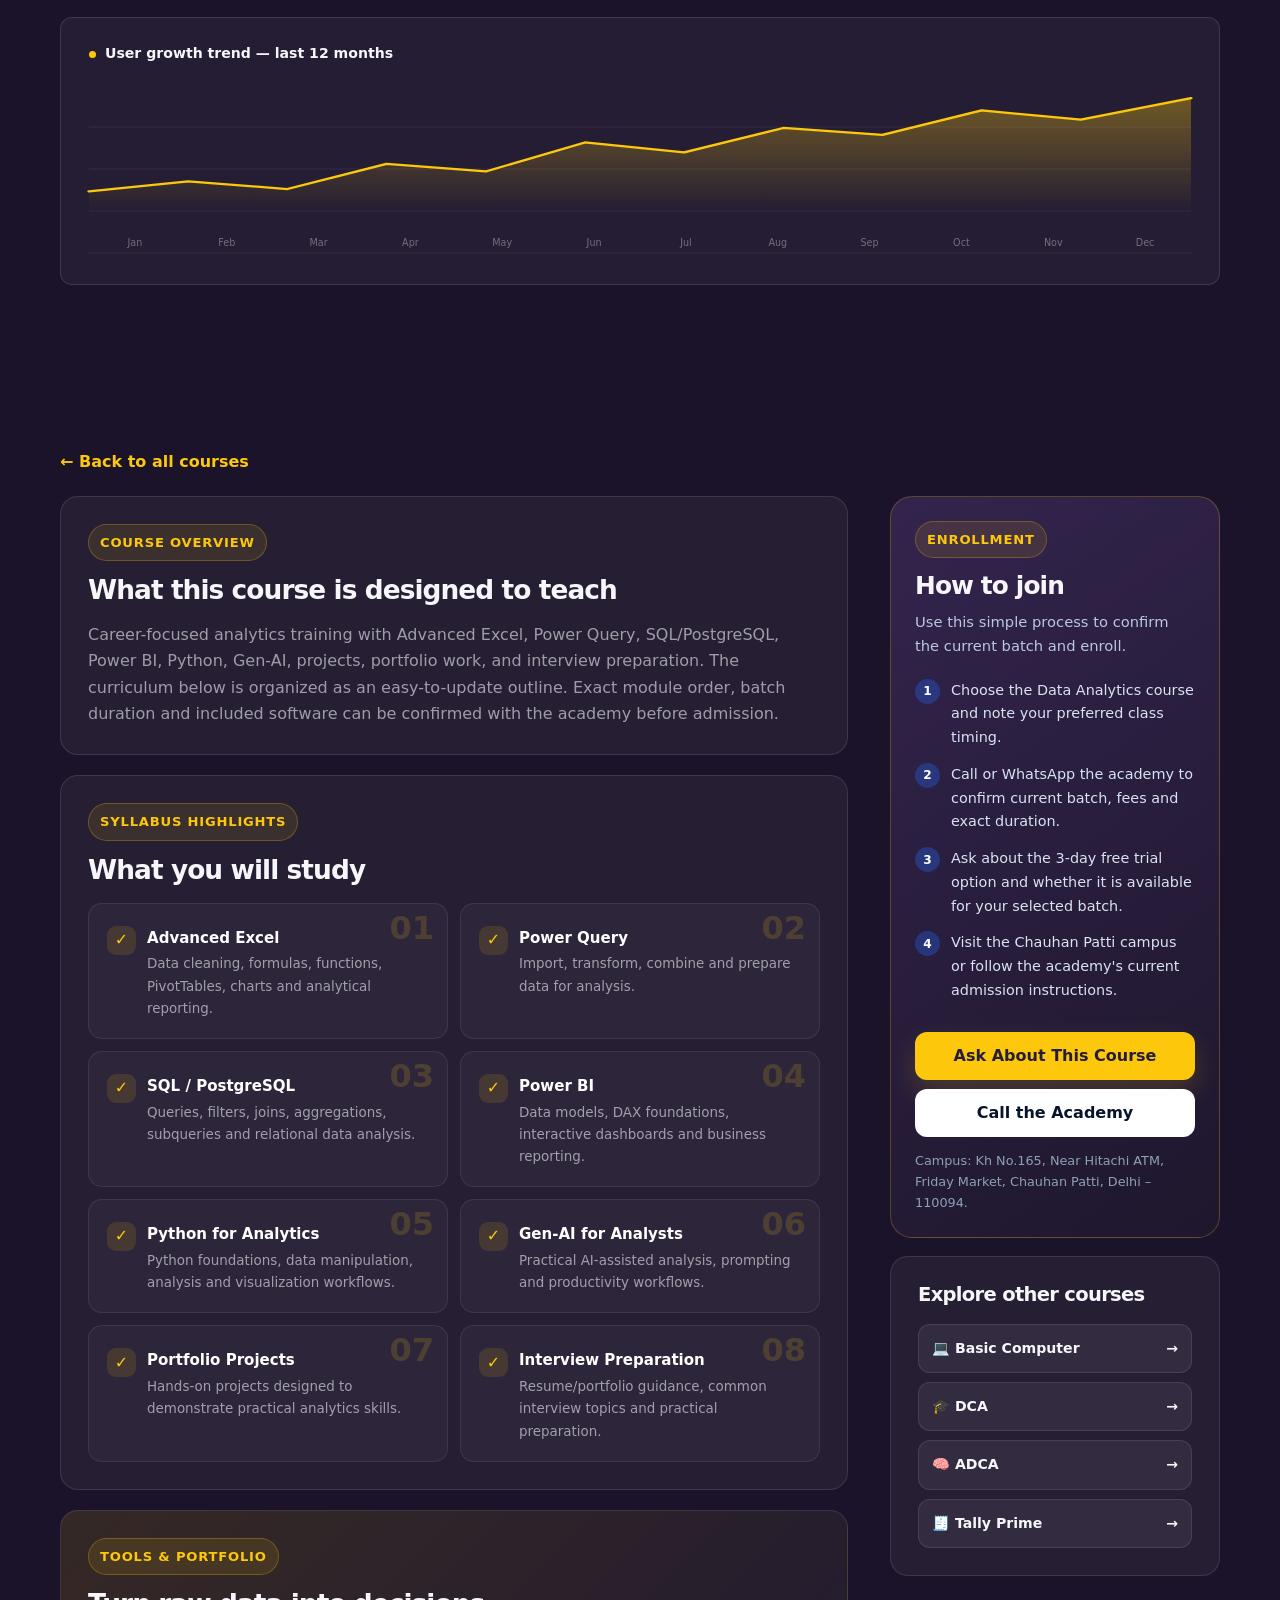
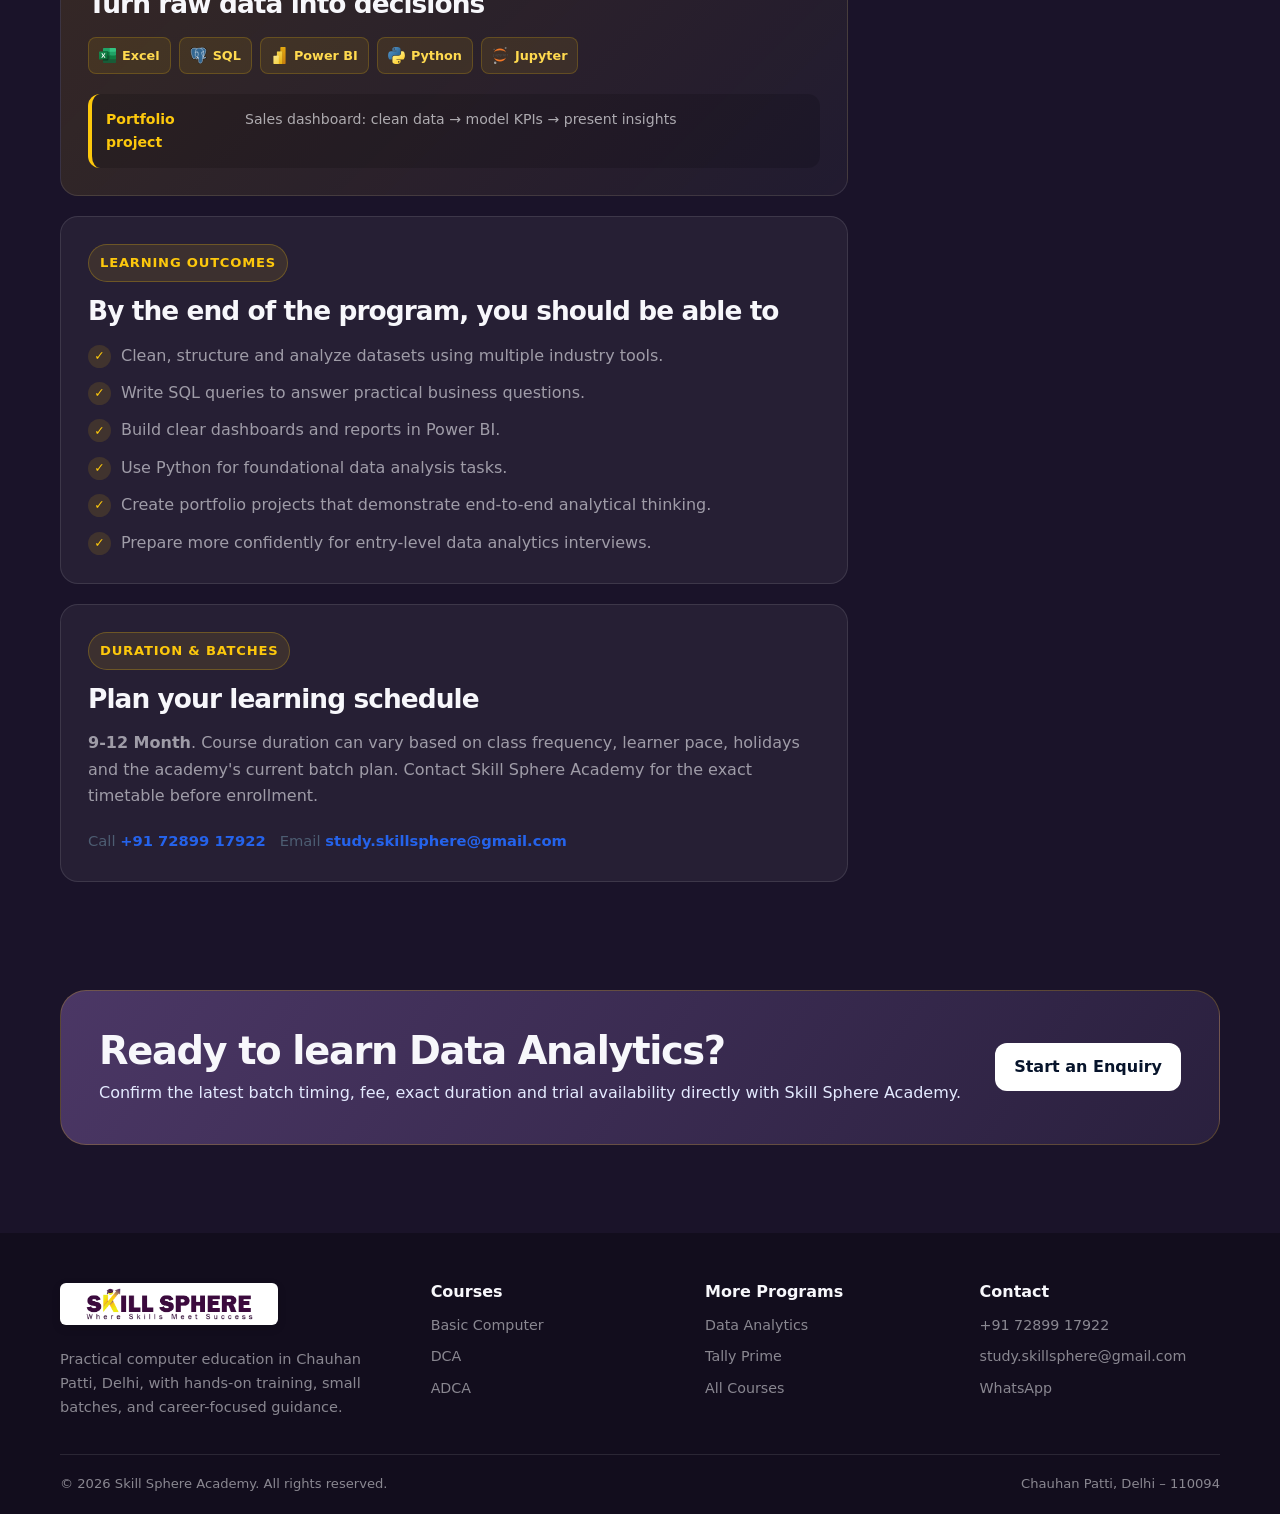
<file: data-analytics.html>
<!DOCTYPE html>
<html lang="en">
<head>
  <meta charset="UTF-8">
  <meta name="viewport" content="width=device-width,initial-scale=1">
  <meta name="description" content="Data Analytics course at Skill Sphere Academy — syllabus, learning outcomes, duration guidance and enrollment information.">
  <meta name="theme-color" content="#07142b">
  <title>Data Analytics Course | Skill Sphere Academy</title>
  <link rel="stylesheet" href="styles.css">
</head>
<body class="course-page analytics">

<a class="skip-link" href="#main">Skip to main content</a>
<header class="site-header">
  <div class="container navbar">
    <a class="brand" href="index.html" aria-label="Skill Sphere Academy home">
      <img class="brand-logo" src="image.png" alt="">
      <span>Skill Sphere Academy<small>Computer Training Institute</small></span>
    </a>
    <button class="menu-btn" type="button" aria-label="Open navigation menu" aria-expanded="false" aria-controls="site-nav">☰</button>
    <nav class="nav-links" id="site-nav" aria-label="Main navigation">
      <a href="index.html">Home</a>
      <a href="index.html#courses">Courses</a>
      <a href="index.html#why-us">Why Us</a>
      <a href="index.html#contact">Contact</a>
      <a class="btn btn-primary" href="https://wa.me/917289917922" target="_blank" rel="noopener">Enroll / WhatsApp</a>
    </nav>
  </div>
</header>

<main id="main">
  <section class="hero course-hero">
    <div class="container course-hero-grid">
      <nav class="breadcrumbs" aria-label="Breadcrumb">
        <a href="index.html">Home</a><span>›</span><a href="index.html#courses">Courses</a><span>›</span><span aria-current="page">Data Analytics</span>
      </nav>
      <span class="eyebrow">📊 Career-Focused</span>
      <h1>Data Analytics</h1>
      <p>Career-focused analytics training with Advanced Excel, Power Query, SQL/PostgreSQL, Power BI, Python, Gen-AI, projects, portfolio work, and interview preparation.</p>
      <div class="course-facts">
        <div class="fact"><strong>Best for</strong><span>Students, graduates, professionals & career switchers</span></div>
        <div class="fact"><strong>Duration</strong><span>9-12 Month</span></div>
        <div class="fact"><strong>Learning style</strong><span>Classroom + practical assignments</span></div>
      </div>
      <div class="course-visual analytics-visual" aria-label="Sample analytics dashboard"><div class="visual-top"><span>Revenue dashboard</span><b>Live report</b></div><div class="kpis"><div><small>Revenue</small><strong>₹4.8L</strong><i>+18.4%</i></div><div><small>Orders</small><strong>1,284</strong><i>+12.2%</i></div></div><div class="chart"><span style="height:38%"></span><span style="height:58%"></span><span style="height:45%"></span><span style="height:78%"></span><span style="height:92%"></span><span style="height:67%"></span></div><div class="visual-legend"><span>● Sales performance</span><span>Sep 2026</span></div></div>
    </div>
  </section>

  <section class="analytics-tools" aria-label="Tools taught in the course"><div class="tools-track"><span>Excel</span><b>✦</b><span>Power Query</span><b>✦</b><span>SQL / PostgreSQL</span><b>✦</b><span>Power BI</span><b>✦</b><span>Python</span><b>✦</b><span>Gen-AI</span><b>✦</b><span>Excel</span><b>✦</b><span>Power Query</span><b>✦</b><span>SQL / PostgreSQL</span><b>✦</b><span>Power BI</span><b>✦</b><span>Python</span><b>✦</b></div></section>

  <section class="analytics-dashboard" id="dashboard" aria-labelledby="dashboard-title">
    <div class="container">
      <div class="dashboard-head"><span class="dashboard-label">Live preview</span><h2 id="dashboard-title">What your <em>dashboards</em> will look like.</h2><p>Build clear, data-driven reports with the tools you master in each phase of the program.</p></div>
      <div class="metric-grid">
        <article class="metric-card"><span class="metric-icon">₹</span><strong data-count="284" data-prefix="₹" data-suffix="K">₹0K</strong><small>Total revenue</small><div class="sparkline up"><i></i></div><b class="trend positive">▲ 12.4%</b></article>
        <article class="metric-card"><span class="metric-icon">♟</span><strong data-count="1847">0</strong><small>Active users</small><div class="sparkline up alt"><i></i></div><b class="trend positive">▲ 8.2%</b></article>
        <article class="metric-card"><span class="metric-icon">▥</span><strong data-count="94" data-suffix="%">0%</strong><small>Conversion rate</small><div class="sparkline up third"><i></i></div><b class="trend positive">▲ 3.1%</b></article>
        <article class="metric-card"><span class="metric-icon">◷</span><strong data-count="42" data-suffix="ms">0ms</strong><small>Avg response</small><div class="sparkline down"><i></i></div><b class="trend negative">▼ 5.7%</b></article>
      </div>
      <div class="chart-grid">
        <article class="chart-card"><h3><span></span> Monthly revenue breakdown</h3><div class="bar-chart" aria-label="Monthly revenue bar chart"><div style="--bar:42%"><b>Jan</b></div><div style="--bar:68%"><b>Feb</b></div><div style="--bar:55%"><b>Mar</b></div><div style="--bar:82%"><b>Apr</b></div><div style="--bar:45%"><b>May</b></div><div style="--bar:73%"><b>Jun</b></div><div style="--bar:90%"><b>Jul</b></div><div style="--bar:60%"><b>Aug</b></div><div style="--bar:78%"><b>Sep</b></div><div style="--bar:65%"><b>Oct</b></div><div style="--bar:88%"><b>Nov</b></div><div style="--bar:95%"><b>Dec</b></div></div></article>
        <article class="chart-card traffic-card"><h3><span></span> Traffic distribution</h3><div class="traffic-content"><div class="donut"><div><strong>100%</strong><small>Total traffic</small></div></div><ul class="traffic-legend"><li><i></i>Direct <b>35%</b></li><li><i></i>Organic <b>25%</b></li><li><i></i>Referral <b>20%</b></li><li><i></i>Social <b>12%</b></li><li><i></i>Other <b>8%</b></li></ul></div></article>
      </div>
      <article class="chart-card growth-card"><h3><span></span> User growth trend — last 12 months</h3><div class="line-chart" aria-label="User growth line chart"><svg viewBox="0 0 1000 190" preserveAspectRatio="none" role="img"><defs><linearGradient id="area" x1="0" x2="0" y1="0" y2="1"><stop offset="0" stop-color="#fdc80c" stop-opacity=".35"/><stop offset="1" stop-color="#fdc80c" stop-opacity="0"/></linearGradient></defs><path class="area" d="M0,165 L0,138 L90,125 L180,135 L270,102 L360,112 L450,74 L540,87 L630,55 L720,64 L810,32 L900,44 L1000,16 L1000,165 Z"/><path class="growth-line" d="M0,138 L90,125 L180,135 L270,102 L360,112 L450,74 L540,87 L630,55 L720,64 L810,32 L900,44 L1000,16"/></svg><div class="chart-months"><span>Jan</span><span>Feb</span><span>Mar</span><span>Apr</span><span>May</span><span>Jun</span><span>Jul</span><span>Aug</span><span>Sep</span><span>Oct</span><span>Nov</span><span>Dec</span></div></div></article>
    </div>
  </section>

  <section class="section">
    <div class="container">
      <a class="back-link" href="index.html#courses">← Back to all courses</a>
      <div class="detail-layout">
        <div>
          <article class="content-block">
            <span class="eyebrow">Course Overview</span>
            <h2>What this course is designed to teach</h2>
            <p>Career-focused analytics training with Advanced Excel, Power Query, SQL/PostgreSQL, Power BI, Python, Gen-AI, projects, portfolio work, and interview preparation. The curriculum below is organized as an easy-to-update outline. Exact module order, batch duration and included software can be confirmed with the academy before admission.</p>
          </article>

          <article class="content-block" id="syllabus">
            <span class="eyebrow">Syllabus Highlights</span>
            <h2>What you will study</h2>
            <div class="syllabus-grid"><div class="syllabus-item"><span class="mini">✓</span><div><strong>Advanced Excel</strong><p>Data cleaning, formulas, functions, PivotTables, charts and analytical reporting.</p></div></div>
<div class="syllabus-item"><span class="mini">✓</span><div><strong>Power Query</strong><p>Import, transform, combine and prepare data for analysis.</p></div></div>
<div class="syllabus-item"><span class="mini">✓</span><div><strong>SQL / PostgreSQL</strong><p>Queries, filters, joins, aggregations, subqueries and relational data analysis.</p></div></div>
<div class="syllabus-item"><span class="mini">✓</span><div><strong>Power BI</strong><p>Data models, DAX foundations, interactive dashboards and business reporting.</p></div></div>
<div class="syllabus-item"><span class="mini">✓</span><div><strong>Python for Analytics</strong><p>Python foundations, data manipulation, analysis and visualization workflows.</p></div></div>
<div class="syllabus-item"><span class="mini">✓</span><div><strong>Gen-AI for Analysts</strong><p>Practical AI-assisted analysis, prompting and productivity workflows.</p></div></div>
<div class="syllabus-item"><span class="mini">✓</span><div><strong>Portfolio Projects</strong><p>Hands-on projects designed to demonstrate practical analytics skills.</p></div></div>
<div class="syllabus-item"><span class="mini">✓</span><div><strong>Interview Preparation</strong><p>Resume/portfolio guidance, common interview topics and practical preparation.</p></div></div></div>
          </article>

          <article class="content-block practice-block"><span class="eyebrow">Tools & portfolio</span><h2>Turn raw data into decisions</h2><div class="skill-tags tool-logos"><span><img src="ICONS/microsoft-excel.svg" alt="">Excel</span><span><img src="ICONS/postgresql.svg" alt="">SQL</span><span><img src="ICONS/powerbi.svg" alt="">Power BI</span><span><img src="ICONS/python.svg" alt="">Python</span><span><img src="ICONS/jupyter.svg" alt="">Jupyter</span></div><div class="project-row"><strong>Portfolio project</strong><span>Sales dashboard: clean data → model KPIs → present insights</span></div></article>
          <article class="content-block">
            <span class="eyebrow">Learning Outcomes</span>
            <h2>By the end of the program, you should be able to</h2>
            <ul class="outcome-list"><li><span class="tick">✓</span><span>Clean, structure and analyze datasets using multiple industry tools.</span></li>
<li><span class="tick">✓</span><span>Write SQL queries to answer practical business questions.</span></li>
<li><span class="tick">✓</span><span>Build clear dashboards and reports in Power BI.</span></li>
<li><span class="tick">✓</span><span>Use Python for foundational data analysis tasks.</span></li>
<li><span class="tick">✓</span><span>Create portfolio projects that demonstrate end-to-end analytical thinking.</span></li>
<li><span class="tick">✓</span><span>Prepare more confidently for entry-level data analytics interviews.</span></li></ul>
          </article>

          <article class="content-block">
            <span class="eyebrow">Duration & Batches</span>
            <h2>Plan your learning schedule</h2>
            <p><strong>9-12 Month</strong>. Course duration can vary based on class frequency, learner pace, holidays and the academy's current batch plan. Contact Skill Sphere Academy for the exact timetable before enrollment.</p>
            <div class="contact-bar">
              <span>Call <a href="tel:+917289917922">+91 72899 17922</a></span>
              <span>Email <a href="mailto:study.skillsphere@gmail.com">study.skillsphere@gmail.com</a></span>
            </div>
          </article>
        </div>

        <aside class="sidebar">
          <div class="enroll-card">
            <span class="eyebrow">Enrollment</span>
            <h2>How to join</h2>
            <p>Use this simple process to confirm the current batch and enroll.</p>
            <ol class="enroll-steps">
              <li>Choose the Data Analytics course and note your preferred class timing.</li>
              <li>Call or WhatsApp the academy to confirm current batch, fees and exact duration.</li>
              <li>Ask about the 3-day free trial option and whether it is available for your selected batch.</li>
              <li>Visit the Chauhan Patti campus or follow the academy's current admission instructions.</li>
            </ol>
            <a class="btn btn-primary" href="https://wa.me/917289917922?text=Hello%20Skill%20Sphere%20Academy%2C%20I%20want%20details%20about%20the%20Data%20Analytics%20course." target="_blank" rel="noopener">Ask About This Course</a>
            <a class="btn btn-light" href="tel:+917289917922">Call the Academy</a>
            <p class="note">Campus: Kh No.165, Near Hitachi ATM, Friday Market, Chauhan Patti, Delhi – 110094.</p>
          </div>

          <div class="content-block" style="margin-top:18px">
            <h3>Explore other courses</h3>
            <div class="other-courses"><a href="basic-computer.html"><span>💻 Basic Computer</span><span>→</span></a>
<a href="dca.html"><span>🎓 DCA</span><span>→</span></a>
<a href="adca.html"><span>🧠 ADCA</span><span>→</span></a>
<a href="tally-prime.html"><span>🧾 Tally Prime</span><span>→</span></a></div>
          </div>
        </aside>
      </div>
    </div>
  </section>

  <section class="cta-section">
    <div class="container">
      <div class="cta">
        <div>
          <h2>Ready to learn Data Analytics?</h2>
          <p>Confirm the latest batch timing, fee, exact duration and trial availability directly with Skill Sphere Academy.</p>
        </div>
        <a class="btn btn-light" href="https://wa.me/917289917922" target="_blank" rel="noopener">Start an Enquiry</a>
      </div>
    </div>
  </section>
</main>

<footer>
  <div class="container">
    <div class="footer-grid">
      <div>
        <a class="brand" href="index.html">
          <img class="brand-logo" src="image.png" alt="">
          <span>Skill Sphere Academy<small>Computer Training Institute</small></span>
        </a>
        <p class="footer-about">Practical computer education in Chauhan Patti, Delhi, with hands-on training, small batches, and career-focused guidance.</p>
      </div>
      <div class="footer-col">
        <h3>Courses</h3>
        <a href="basic-computer.html">Basic Computer</a>
        <a href="dca.html">DCA</a>
        <a href="adca.html">ADCA</a>
      </div>
      <div class="footer-col">
        <h3>More Programs</h3>
        <a href="data-analytics.html">Data Analytics</a>
        <a href="tally-prime.html">Tally Prime</a>
        <a href="index.html#courses">All Courses</a>
      </div>
      <div class="footer-col">
        <h3>Contact</h3>
        <a href="tel:+917289917922">+91 72899 17922</a>
        <a href="mailto:study.skillsphere@gmail.com">study.skillsphere@gmail.com</a>
        <a href="https://wa.me/917289917922" target="_blank" rel="noopener">WhatsApp</a>
      </div>
    </div>
    <div class="footer-bottom">
      <span>© <span data-year></span> Skill Sphere Academy. All rights reserved.</span>
      <span>Chauhan Patti, Delhi – 110094</span>
    </div>
  </div>
</footer>
<script src="script.js"></script>

</body>
</html>
</file>
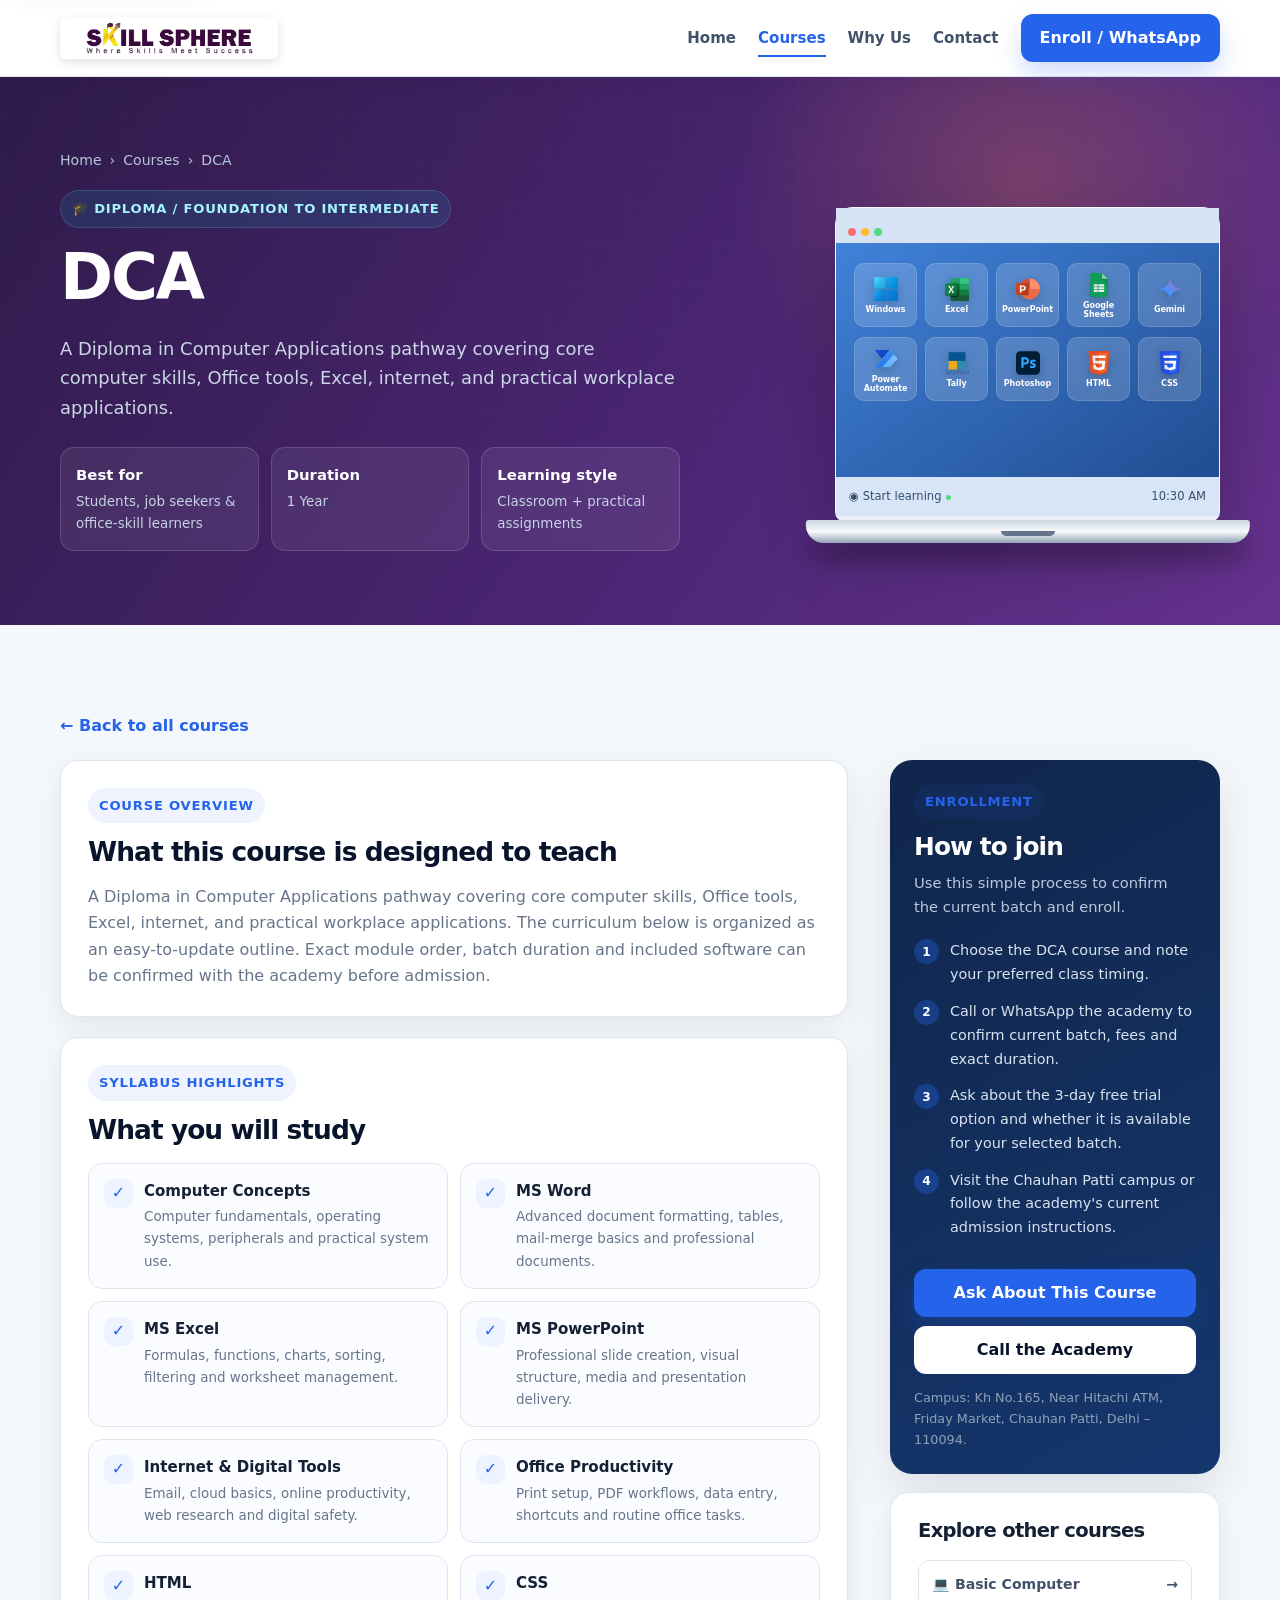
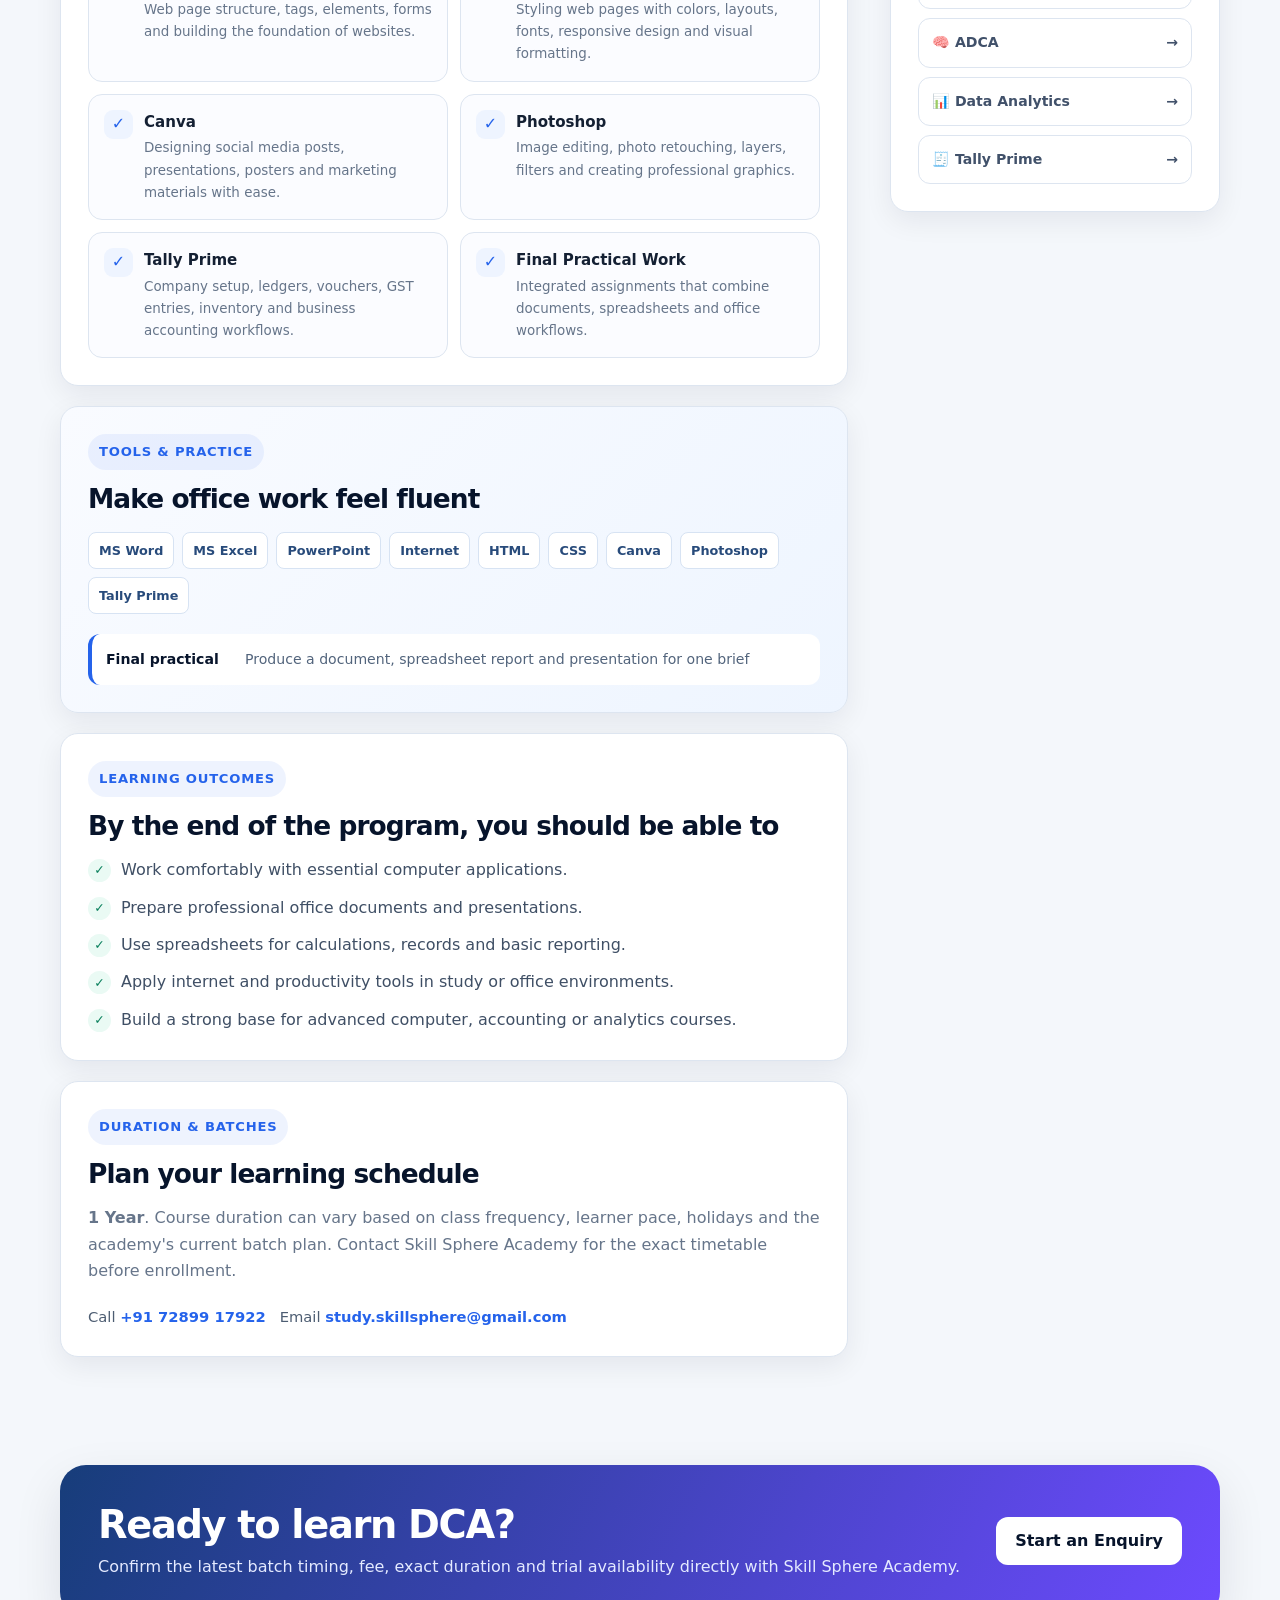
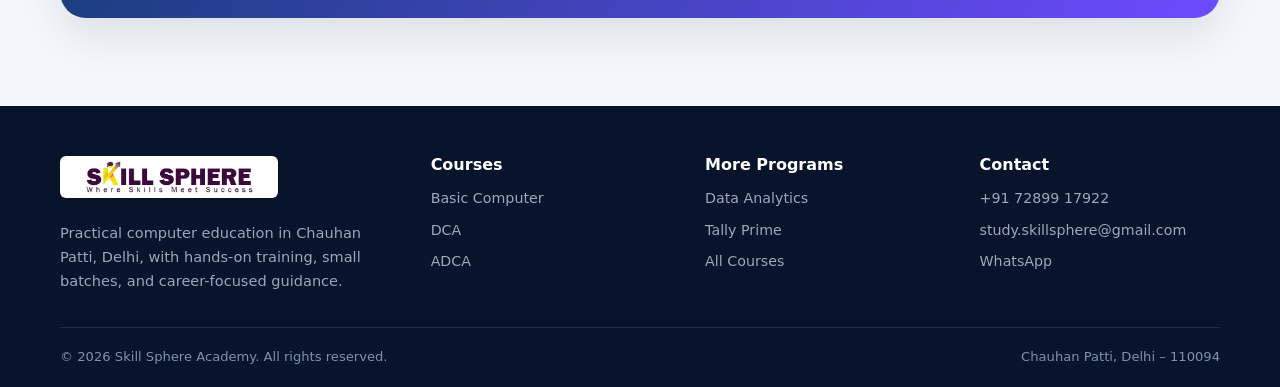
<file: dca.html>
<!DOCTYPE html>
<html lang="en">

<head>
  <meta charset="UTF-8">
  <meta name="viewport" content="width=device-width,initial-scale=1">
  <meta name="description"
    content="DCA course at Skill Sphere Academy — syllabus, learning outcomes, duration guidance and enrollment information.">
  <meta name="theme-color" content="#07142b">
  <title>DCA Course | Skill Sphere Academy</title>
  <link rel="stylesheet" href="styles.css">
</head>

<body class="course-page dca">

  <a class="skip-link" href="#main">Skip to main content</a>
  <header class="site-header">
    <div class="container navbar">
      <a class="brand" href="index.html" aria-label="Skill Sphere Academy home">
        <img class="brand-logo" src="image.png" alt="">
        <span>Skill Sphere Academy<small>Computer Training Institute</small></span>
      </a>
      <button class="menu-btn" type="button" aria-label="Open navigation menu" aria-expanded="false"
        aria-controls="site-nav">☰</button>
      <nav class="nav-links" id="site-nav" aria-label="Main navigation">
        <a href="index.html">Home</a>
        <a href="index.html#courses">Courses</a>
        <a href="index.html#why-us">Why Us</a>
        <a href="index.html#contact">Contact</a>
        <a class="btn btn-primary" href="https://wa.me/917289917922" target="_blank" rel="noopener">Enroll /
          WhatsApp</a>
      </nav>
    </div>
  </header>

  <main id="main">
    <section class="hero course-hero">
      <div class="container">
        <nav class="breadcrumbs" aria-label="Breadcrumb">
          <a href="index.html">Home</a><span>›</span><a href="index.html#courses">Courses</a><span>›</span><span
            aria-current="page">DCA</span>
        </nav>
        <span class="eyebrow">🎓 Diploma / Foundation to Intermediate</span>
        <h1>DCA</h1>
        <p>A Diploma in Computer Applications pathway covering core computer skills, Office tools, Excel, internet, and
          practical workplace applications.</p>
        <div class="course-facts">
          <div class="fact"><strong>Best for</strong><span>Students, job seekers & office-skill learners</span></div>
          <div class="fact"><strong>Duration</strong><span>1 Year</span></div>
          <div class="fact"><strong>Learning style</strong><span>Classroom + practical assignments</span></div>
        </div>
        <div class="course-visual basics-visual laptop-visual laptop-dense"
          aria-label="Software you will learn: Windows, Excel, PowerPoint, Google Sheets, Gemini, Power Automate, Tally, Photoshop, Canva, HTML and CSS">
          <div class="desktop-bar"><i></i><i></i><i></i></div>
          <div class="desktop-content">
            <div class="folder"><img src="ICONS/windows-11.png" alt=""><small>Windows</small></div>
            <div class="folder"><img src="ICONS/microsoft-excel.svg" alt=""><small>Excel</small></div>
            <div class="folder"><img src="ICONS/microsoft-powerpoint.svg" alt=""><small>PowerPoint</small></div>
            <div class="folder"><img src="ICONS/google-sheets.svg" alt=""><small>Google Sheets</small></div>
            <div class="folder"><img src="ICONS/gemini.svg" alt=""><small>Gemini</small></div>
            <div class="folder"><img src="ICONS/microsoft-power-automate.svg" alt=""><small>Power Automate</small></div>
            <div class="folder"><img src="ICONS/Tally.png" alt=""><small>Tally</small></div>
            <div class="folder"><img src="ICONS/adobe-photoshop.svg" alt=""><small>Photoshop</small></div>
            <div class="folder"><img src="ICONS/html5.svg" alt=""><small>HTML</small></div>
            <div class="folder"><img src="ICONS/css3.svg" alt=""><small>CSS</small></div>
          </div>
          <div class="desktop-task"><span>◉ Start learning</span><span>10:30 AM</span></div>
        </div>
      </div>
    </section>

    <section class="section">
      <div class="container">
        <a class="back-link" href="index.html#courses">← Back to all courses</a>
        <div class="detail-layout">
          <div>
            <article class="content-block">
              <span class="eyebrow">Course Overview</span>
              <h2>What this course is designed to teach</h2>
              <p>A Diploma in Computer Applications pathway covering core computer skills, Office tools, Excel,
                internet, and practical workplace applications. The curriculum below is organized as an easy-to-update
                outline. Exact module order, batch duration and included software can be confirmed with the academy
                before admission.</p>
            </article>

            <article class="content-block" id="syllabus">
              <span class="eyebrow">Syllabus Highlights</span>
              <h2>What you will study</h2>
              <div class="syllabus-grid">
                <div class="syllabus-item"><span class="mini">✓</span>
                  <div><strong>Computer Concepts</strong>
                    <p>Computer fundamentals, operating systems, peripherals and practical system use.</p>
                  </div>
                </div>
                <div class="syllabus-item"><span class="mini">✓</span>
                  <div><strong>MS Word</strong>
                    <p>Advanced document formatting, tables, mail-merge basics and professional documents.</p>
                  </div>
                </div>
                <div class="syllabus-item"><span class="mini">✓</span>
                  <div><strong>MS Excel</strong>
                    <p>Formulas, functions, charts, sorting, filtering and worksheet management.</p>
                  </div>
                </div>
                <div class="syllabus-item"><span class="mini">✓</span>
                  <div><strong>MS PowerPoint</strong>
                    <p>Professional slide creation, visual structure, media and presentation delivery.</p>
                  </div>
                </div>
                <div class="syllabus-item"><span class="mini">✓</span>
                  <div><strong>Internet & Digital Tools</strong>
                    <p>Email, cloud basics, online productivity, web research and digital safety.</p>
                  </div>
                </div>
                <div class="syllabus-item"><span class="mini">✓</span>
                  <div><strong>Office Productivity</strong>
                    <p>Print setup, PDF workflows, data entry, shortcuts and routine office tasks.</p>
                  </div>
                </div>
                <div class="syllabus-item"><span class="mini">✓</span>
                  <div><strong>HTML</strong>
                    <p>Web page structure, tags, elements, forms and building the foundation of websites.</p>
                  </div>
                </div>
                <div class="syllabus-item"><span class="mini">✓</span>
                  <div><strong>CSS</strong>
                    <p>Styling web pages with colors, layouts, fonts, responsive design and visual formatting.</p>
                  </div>
                </div>
                <div class="syllabus-item"><span class="mini">✓</span>
                  <div><strong>Canva</strong>
                    <p>Designing social media posts, presentations, posters and marketing materials with ease.</p>
                  </div>
                </div>
                <div class="syllabus-item"><span class="mini">✓</span>
                  <div><strong>Photoshop</strong>
                    <p>Image editing, photo retouching, layers, filters and creating professional graphics.</p>
                  </div>
                </div>
                <div class="syllabus-item"><span class="mini">✓</span>
                  <div><strong>Tally Prime</strong>
                    <p>Company setup, ledgers, vouchers, GST entries, inventory and business accounting workflows.</p>
                  </div>
                </div>
                <div class="syllabus-item"><span class="mini">✓</span>
                  <div><strong>Final Practical Work</strong>
                    <p>Integrated assignments that combine documents, spreadsheets and office workflows.</p>
                  </div>
                </div>
              </div>
            </article>

            <article class="content-block practice-block"><span class="eyebrow">Tools & practice</span>
              <h2>Make office work feel fluent</h2>
              <div class="skill-tags"><span>MS Word</span><span>MS
                  Excel</span><span>PowerPoint</span><span>Internet</span><span>HTML</span><span>CSS</span><span>Canva</span><span>Photoshop</span><span>Tally
                  Prime</span></div>
              <div class="project-row"><strong>Final practical</strong><span>Produce a document, spreadsheet report and
                  presentation for one brief</span></div>
            </article>
            <article class="content-block">
              <span class="eyebrow">Learning Outcomes</span>
              <h2>By the end of the program, you should be able to</h2>
              <ul class="outcome-list">
                <li><span class="tick">✓</span><span>Work comfortably with essential computer applications.</span></li>
                <li><span class="tick">✓</span><span>Prepare professional office documents and presentations.</span>
                </li>
                <li><span class="tick">✓</span><span>Use spreadsheets for calculations, records and basic
                    reporting.</span></li>
                <li><span class="tick">✓</span><span>Apply internet and productivity tools in study or office
                    environments.</span></li>
                <li><span class="tick">✓</span><span>Build a strong base for advanced computer, accounting or analytics
                    courses.</span></li>
              </ul>
            </article>

            <article class="content-block">
              <span class="eyebrow">Duration & Batches</span>
              <h2>Plan your learning schedule</h2>
              <p><strong>1 Year</strong>. Course duration can vary based on class frequency, learner pace,
                holidays and the academy's current batch plan. Contact Skill Sphere Academy for the exact timetable
                before enrollment.</p>
              <div class="contact-bar">
                <span>Call <a href="tel:+917289917922">+91 72899 17922</a></span>
                <span>Email <a href="mailto:study.skillsphere@gmail.com">study.skillsphere@gmail.com</a></span>
              </div>
            </article>
          </div>

          <aside class="sidebar">
            <div class="enroll-card">
              <span class="eyebrow">Enrollment</span>
              <h2>How to join</h2>
              <p>Use this simple process to confirm the current batch and enroll.</p>
              <ol class="enroll-steps">
                <li>Choose the DCA course and note your preferred class timing.</li>
                <li>Call or WhatsApp the academy to confirm current batch, fees and exact duration.</li>
                <li>Ask about the 3-day free trial option and whether it is available for your selected batch.</li>
                <li>Visit the Chauhan Patti campus or follow the academy's current admission instructions.</li>
              </ol>
              <a class="btn btn-primary"
                href="https://wa.me/917289917922?text=Hello%20Skill%20Sphere%20Academy%2C%20I%20want%20details%20about%20the%20DCA%20course."
                target="_blank" rel="noopener">Ask About This Course</a>
              <a class="btn btn-light" href="tel:+917289917922">Call the Academy</a>
              <p class="note">Campus: Kh No.165, Near Hitachi ATM, Friday Market, Chauhan Patti, Delhi – 110094.</p>
            </div>

            <div class="content-block" style="margin-top:18px">
              <h3>Explore other courses</h3>
              <div class="other-courses"><a href="basic-computer.html"><span>💻 Basic Computer</span><span>→</span></a>
                <a href="adca.html"><span>🧠 ADCA</span><span>→</span></a>
                <a href="data-analytics.html"><span>📊 Data Analytics</span><span>→</span></a>
                <a href="tally-prime.html"><span>🧾 Tally Prime</span><span>→</span></a>
              </div>
            </div>
          </aside>
        </div>
      </div>
    </section>

    <section class="cta-section">
      <div class="container">
        <div class="cta">
          <div>
            <h2>Ready to learn DCA?</h2>
            <p>Confirm the latest batch timing, fee, exact duration and trial availability directly with Skill Sphere
              Academy.</p>
          </div>
          <a class="btn btn-light" href="https://wa.me/917289917922" target="_blank" rel="noopener">Start an Enquiry</a>
        </div>
      </div>
    </section>
  </main>

  <footer>
    <div class="container">
      <div class="footer-grid">
        <div>
          <a class="brand" href="index.html">
            <img class="brand-logo" src="image.png" alt="">
            <span>Skill Sphere Academy<small>Computer Training Institute</small></span>
          </a>
          <p class="footer-about">Practical computer education in Chauhan Patti, Delhi, with hands-on training, small
            batches, and career-focused guidance.</p>
        </div>
        <div class="footer-col">
          <h3>Courses</h3>
          <a href="basic-computer.html">Basic Computer</a>
          <a href="dca.html">DCA</a>
          <a href="adca.html">ADCA</a>
        </div>
        <div class="footer-col">
          <h3>More Programs</h3>
          <a href="data-analytics.html">Data Analytics</a>
          <a href="tally-prime.html">Tally Prime</a>
          <a href="index.html#courses">All Courses</a>
        </div>
        <div class="footer-col">
          <h3>Contact</h3>
          <a href="tel:+917289917922">+91 72899 17922</a>
          <a href="mailto:study.skillsphere@gmail.com">study.skillsphere@gmail.com</a>
          <a href="https://wa.me/917289917922" target="_blank" rel="noopener">WhatsApp</a>
        </div>
      </div>
      <div class="footer-bottom">
        <span>© <span data-year></span> Skill Sphere Academy. All rights reserved.</span>
        <span>Chauhan Patti, Delhi – 110094</span>
      </div>
    </div>
  </footer>
  <script src="script.js"></script>

</body>

</html>
</file>
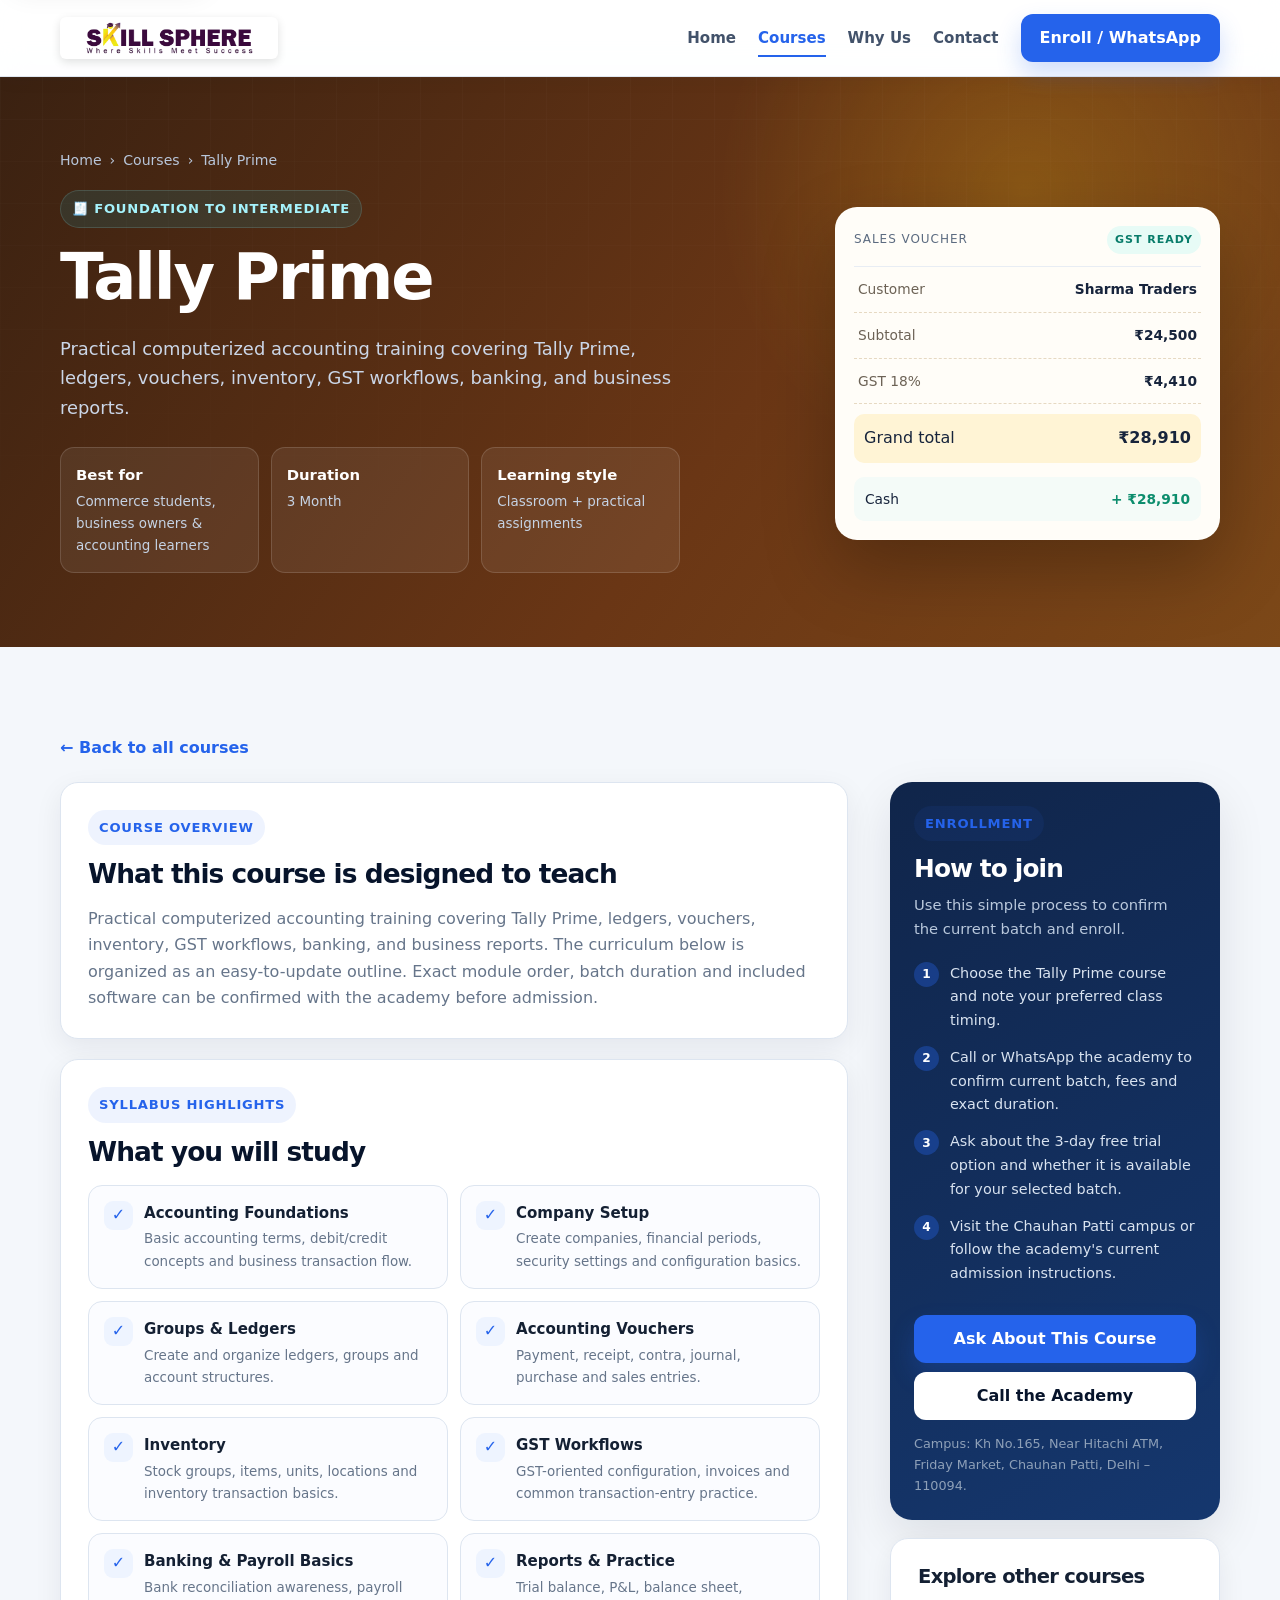
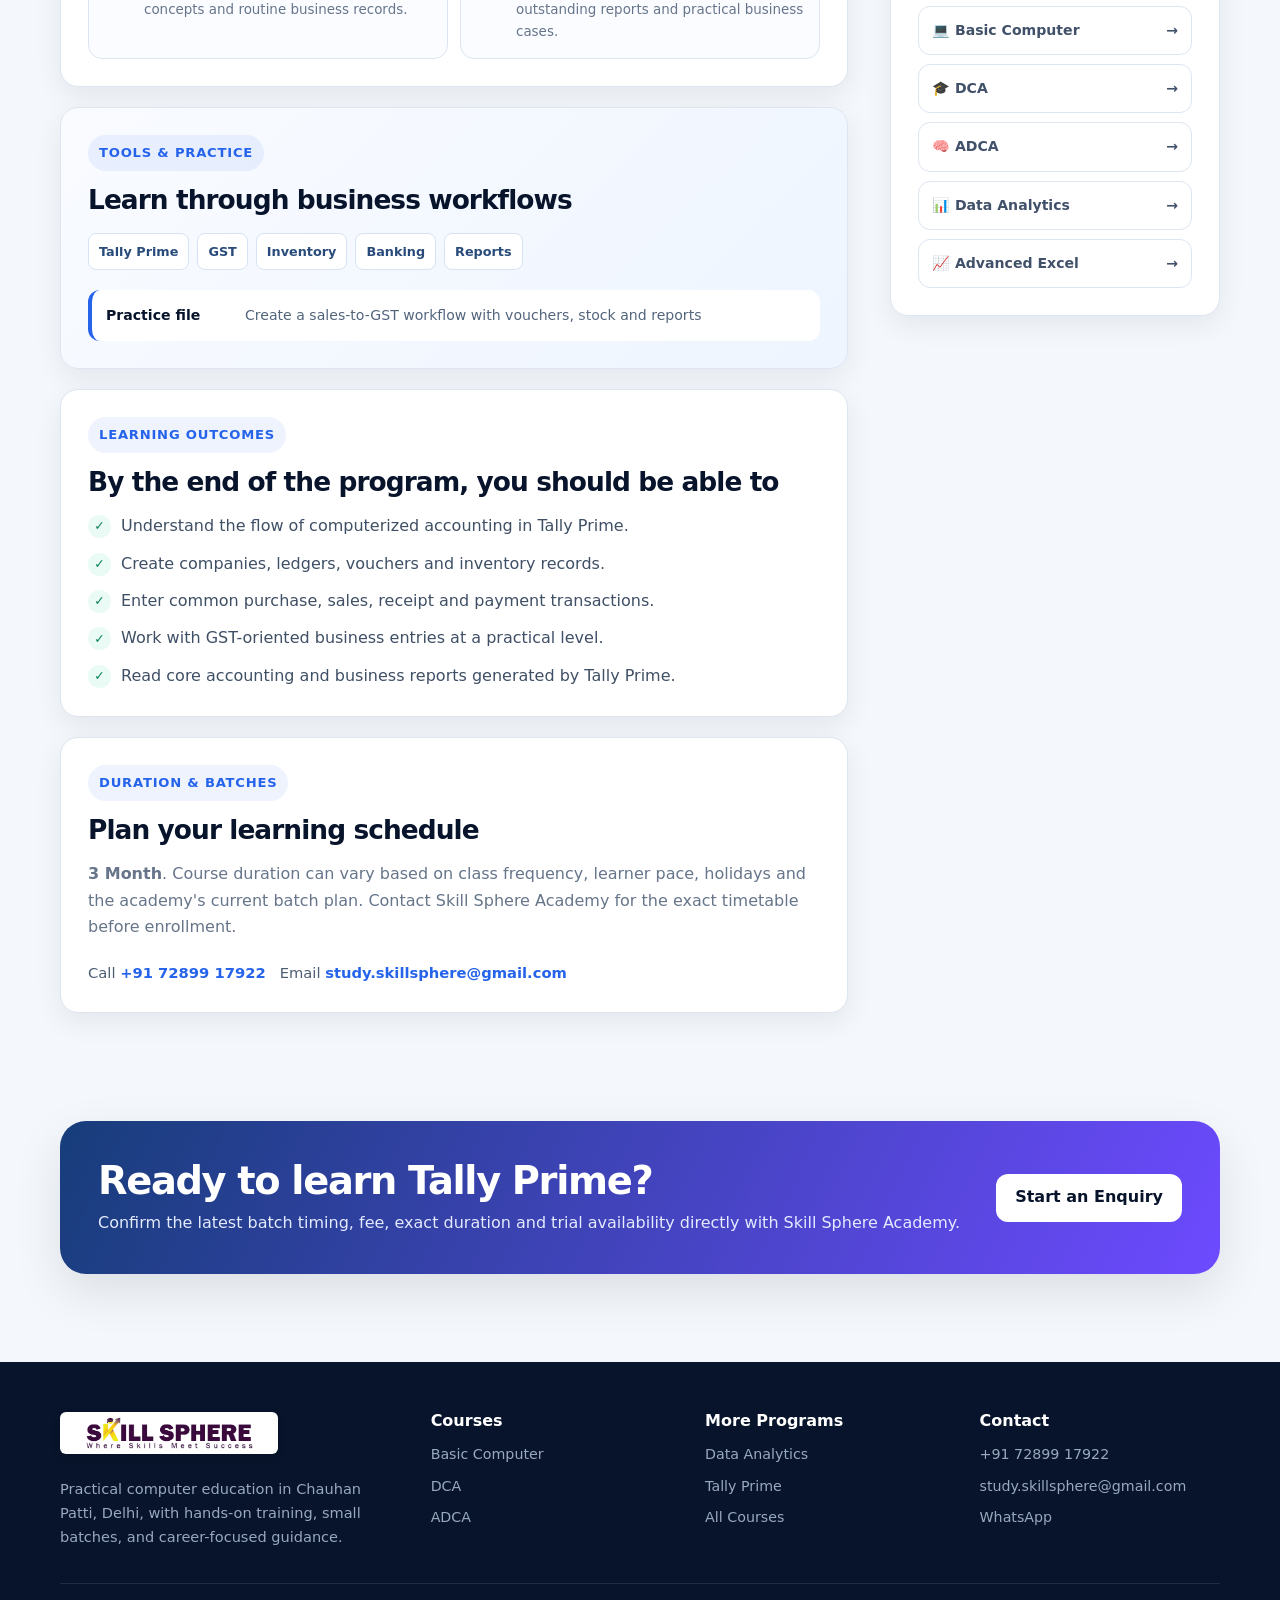
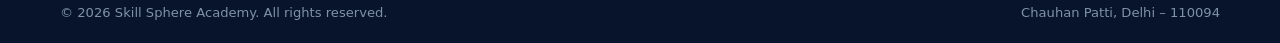
<file: tally-prime.html>
<!DOCTYPE html>
<html lang="en">

<head>
  <meta charset="UTF-8">
  <meta name="viewport" content="width=device-width,initial-scale=1">
  <meta name="description"
    content="Tally Prime course at Skill Sphere Academy — syllabus, learning outcomes, duration guidance and enrollment information.">
  <meta name="theme-color" content="#07142b">
  <title>Tally Prime Course | Skill Sphere Academy</title>
  <link rel="stylesheet" href="styles.css">
</head>

<body class="course-page tally">

  <a class="skip-link" href="#main">Skip to main content</a>
  <header class="site-header">
    <div class="container navbar">
      <a class="brand" href="index.html" aria-label="Skill Sphere Academy home">
        <img class="brand-logo" src="image.png" alt="">
        <span>Skill Sphere Academy<small>Computer Training Institute</small></span>
      </a>
      <button class="menu-btn" type="button" aria-label="Open navigation menu" aria-expanded="false"
        aria-controls="site-nav">☰</button>
      <nav class="nav-links" id="site-nav" aria-label="Main navigation">
        <a href="index.html">Home</a>
        <a href="index.html#courses">Courses</a>
        <a href="index.html#why-us">Why Us</a>
        <a href="index.html#contact">Contact</a>
        <a class="btn btn-primary" href="https://wa.me/917289917922" target="_blank" rel="noopener">Enroll /
          WhatsApp</a>
      </nav>
    </div>
  </header>

  <main id="main">
    <section class="hero course-hero">
      <div class="container">
        <nav class="breadcrumbs" aria-label="Breadcrumb">
          <a href="index.html">Home</a><span>›</span><a href="index.html#courses">Courses</a><span>›</span><span
            aria-current="page">Tally Prime</span>
        </nav>
        <span class="eyebrow">🧾 Foundation to Intermediate</span>
        <h1>Tally Prime</h1>
        <p>Practical computerized accounting training covering Tally Prime, ledgers, vouchers, inventory, GST workflows,
          banking, and business reports.</p>
        <div class="course-facts">
          <div class="fact"><strong>Best for</strong><span>Commerce students, business owners & accounting
              learners</span></div>
          <div class="fact"><strong>Duration</strong><span>3 Month</span></div>
          <div class="fact"><strong>Learning style</strong><span>Classroom + practical assignments</span></div>
        </div>
        <div class="course-visual tally-visual" aria-label="Sample accounting workspace">
          <div class="visual-top"><span>Sales voucher</span><b>GST ready</b></div>
          <div class="invoice-row"><span>Customer</span><strong>Sharma Traders</strong></div>
          <div class="invoice-row"><span>Subtotal</span><strong>₹24,500</strong></div>
          <div class="invoice-row"><span>GST 18%</span><strong>₹4,410</strong></div>
          <div class="invoice-total"><span>Grand total</span><strong>₹28,910</strong></div>
          <div class="ledger-line"><span>Cash</span><span class="positive">+ ₹28,910</span></div>
        </div>
      </div>
    </section>

    <section class="section">
      <div class="container">
        <a class="back-link" href="index.html#courses">← Back to all courses</a>
        <div class="detail-layout">
          <div>
            <article class="content-block">
              <span class="eyebrow">Course Overview</span>
              <h2>What this course is designed to teach</h2>
              <p>Practical computerized accounting training covering Tally Prime, ledgers, vouchers, inventory, GST
                workflows, banking, and business reports. The curriculum below is organized as an easy-to-update
                outline. Exact module order, batch duration and included software can be confirmed with the academy
                before admission.</p>
            </article>

            <article class="content-block" id="syllabus">
              <span class="eyebrow">Syllabus Highlights</span>
              <h2>What you will study</h2>
              <div class="syllabus-grid">
                <div class="syllabus-item"><span class="mini">✓</span>
                  <div><strong>Accounting Foundations</strong>
                    <p>Basic accounting terms, debit/credit concepts and business transaction flow.</p>
                  </div>
                </div>
                <div class="syllabus-item"><span class="mini">✓</span>
                  <div><strong>Company Setup</strong>
                    <p>Create companies, financial periods, security settings and configuration basics.</p>
                  </div>
                </div>
                <div class="syllabus-item"><span class="mini">✓</span>
                  <div><strong>Groups & Ledgers</strong>
                    <p>Create and organize ledgers, groups and account structures.</p>
                  </div>
                </div>
                <div class="syllabus-item"><span class="mini">✓</span>
                  <div><strong>Accounting Vouchers</strong>
                    <p>Payment, receipt, contra, journal, purchase and sales entries.</p>
                  </div>
                </div>
                <div class="syllabus-item"><span class="mini">✓</span>
                  <div><strong>Inventory</strong>
                    <p>Stock groups, items, units, locations and inventory transaction basics.</p>
                  </div>
                </div>
                <div class="syllabus-item"><span class="mini">✓</span>
                  <div><strong>GST Workflows</strong>
                    <p>GST-oriented configuration, invoices and common transaction-entry practice.</p>
                  </div>
                </div>
                <div class="syllabus-item"><span class="mini">✓</span>
                  <div><strong>Banking & Payroll Basics</strong>
                    <p>Bank reconciliation awareness, payroll concepts and routine business records.</p>
                  </div>
                </div>
                <div class="syllabus-item"><span class="mini">✓</span>
                  <div><strong>Reports & Practice</strong>
                    <p>Trial balance, P&L, balance sheet, outstanding reports and practical business cases.</p>
                  </div>
                </div>
              </div>
            </article>

            <article class="content-block practice-block"><span class="eyebrow">Tools & practice</span>
              <h2>Learn through business workflows</h2>
              <div class="skill-tags"><span>Tally
                  Prime</span><span>GST</span><span>Inventory</span><span>Banking</span><span>Reports</span></div>
              <div class="project-row"><strong>Practice file</strong><span>Create a sales-to-GST workflow with vouchers,
                  stock and reports</span></div>
            </article>
            <article class="content-block">
              <span class="eyebrow">Learning Outcomes</span>
              <h2>By the end of the program, you should be able to</h2>
              <ul class="outcome-list">
                <li><span class="tick">✓</span><span>Understand the flow of computerized accounting in Tally
                    Prime.</span></li>
                <li><span class="tick">✓</span><span>Create companies, ledgers, vouchers and inventory records.</span>
                </li>
                <li><span class="tick">✓</span><span>Enter common purchase, sales, receipt and payment
                    transactions.</span></li>
                <li><span class="tick">✓</span><span>Work with GST-oriented business entries at a practical
                    level.</span></li>
                <li><span class="tick">✓</span><span>Read core accounting and business reports generated by Tally
                    Prime.</span></li>
              </ul>
            </article>

            <article class="content-block">
              <span class="eyebrow">Duration & Batches</span>
              <h2>Plan your learning schedule</h2>
              <p><strong>3 Month</strong>. Course duration can vary based on class frequency, learner pace,
                holidays and the academy's current batch plan. Contact Skill Sphere Academy for the exact timetable
                before enrollment.</p>
              <div class="contact-bar">
                <span>Call <a href="tel:+917289917922">+91 72899 17922</a></span>
                <span>Email <a href="mailto:study.skillsphere@gmail.com">study.skillsphere@gmail.com</a></span>
              </div>
            </article>
          </div>

          <aside class="sidebar">
            <div class="enroll-card">
              <span class="eyebrow">Enrollment</span>
              <h2>How to join</h2>
              <p>Use this simple process to confirm the current batch and enroll.</p>
              <ol class="enroll-steps">
                <li>Choose the Tally Prime course and note your preferred class timing.</li>
                <li>Call or WhatsApp the academy to confirm current batch, fees and exact duration.</li>
                <li>Ask about the 3-day free trial option and whether it is available for your selected batch.</li>
                <li>Visit the Chauhan Patti campus or follow the academy's current admission instructions.</li>
              </ol>
              <a class="btn btn-primary"
                href="https://wa.me/917289917922?text=Hello%20Skill%20Sphere%20Academy%2C%20I%20want%20details%20about%20the%20Tally%20Prime%20course."
                target="_blank" rel="noopener">Ask About This Course</a>
              <a class="btn btn-light" href="tel:+917289917922">Call the Academy</a>
              <p class="note">Campus: Kh No.165, Near Hitachi ATM, Friday Market, Chauhan Patti, Delhi – 110094.</p>
            </div>

            <div class="content-block" style="margin-top:18px">
              <h3>Explore other courses</h3>
              <div class="other-courses"><a href="basic-computer.html"><span>💻 Basic Computer</span><span>→</span></a>
                <a href="dca.html"><span>🎓 DCA</span><span>→</span></a>
                <a href="adca.html"><span>🧠 ADCA</span><span>→</span></a>
                <a href="data-analytics.html"><span>📊 Data Analytics</span><span>→</span></a>
                <a href="advanced-excel.html"><span>📈 Advanced Excel</span><span>→</span></a>
              </div>
            </div>
          </aside>
        </div>
      </div>
    </section>

    <section class="cta-section">
      <div class="container">
        <div class="cta">
          <div>
            <h2>Ready to learn Tally Prime?</h2>
            <p>Confirm the latest batch timing, fee, exact duration and trial availability directly with Skill Sphere
              Academy.</p>
          </div>
          <a class="btn btn-light" href="https://wa.me/917289917922" target="_blank" rel="noopener">Start an Enquiry</a>
        </div>
      </div>
    </section>
  </main>

  <footer>
    <div class="container">
      <div class="footer-grid">
        <div>
          <a class="brand" href="index.html">
            <img class="brand-logo" src="image.png" alt="">
            <span>Skill Sphere Academy<small>Computer Training Institute</small></span>
          </a>
          <p class="footer-about">Practical computer education in Chauhan Patti, Delhi, with hands-on training, small
            batches, and career-focused guidance.</p>
        </div>
        <div class="footer-col">
          <h3>Courses</h3>
          <a href="basic-computer.html">Basic Computer</a>
          <a href="dca.html">DCA</a>
          <a href="adca.html">ADCA</a>
        </div>
        <div class="footer-col">
          <h3>More Programs</h3>
          <a href="data-analytics.html">Data Analytics</a>
          <a href="tally-prime.html">Tally Prime</a>
          <a href="index.html#courses">All Courses</a>
        </div>
        <div class="footer-col">
          <h3>Contact</h3>
          <a href="tel:+917289917922">+91 72899 17922</a>
          <a href="mailto:study.skillsphere@gmail.com">study.skillsphere@gmail.com</a>
          <a href="https://wa.me/917289917922" target="_blank" rel="noopener">WhatsApp</a>
        </div>
      </div>
      <div class="footer-bottom">
        <span>© <span data-year></span> Skill Sphere Academy. All rights reserved.</span>
        <span>Chauhan Patti, Delhi – 110094</span>
      </div>
    </div>
  </footer>
  <script src="script.js"></script>

</body>

</html>
</file>
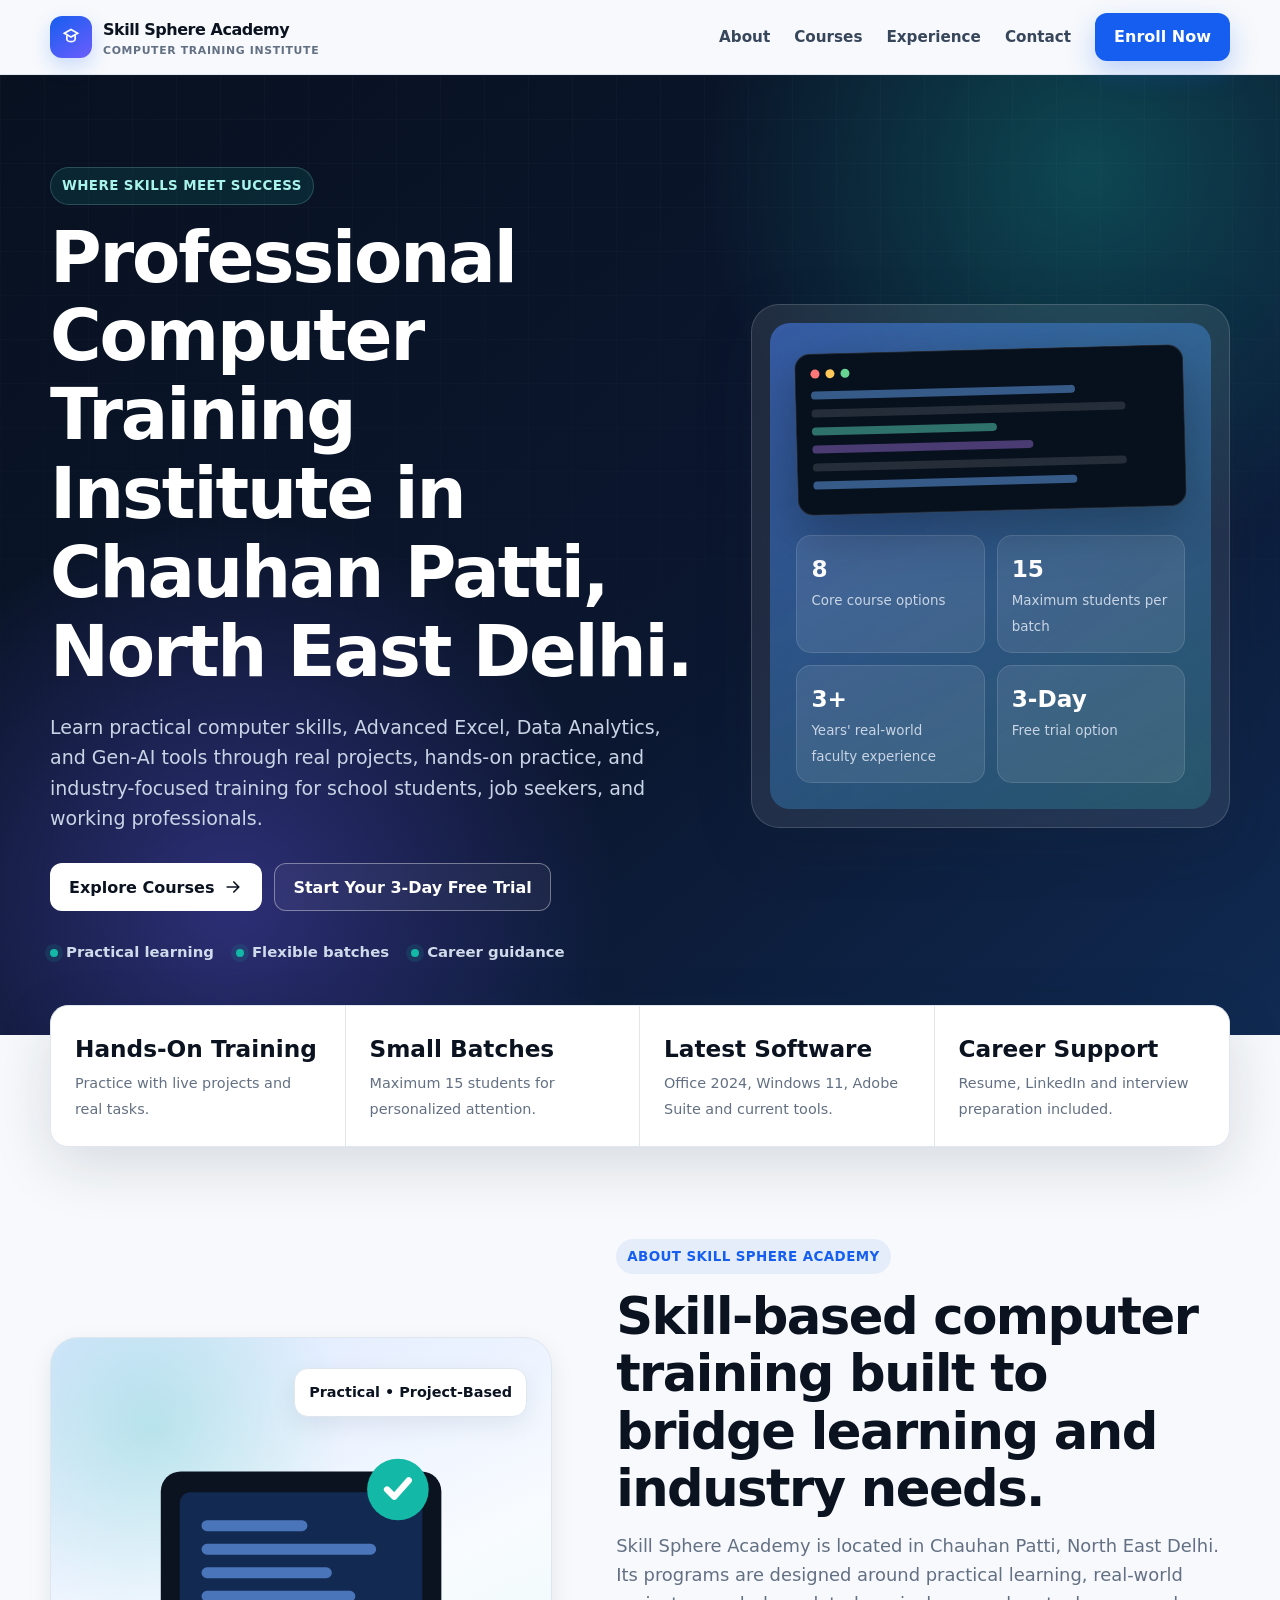
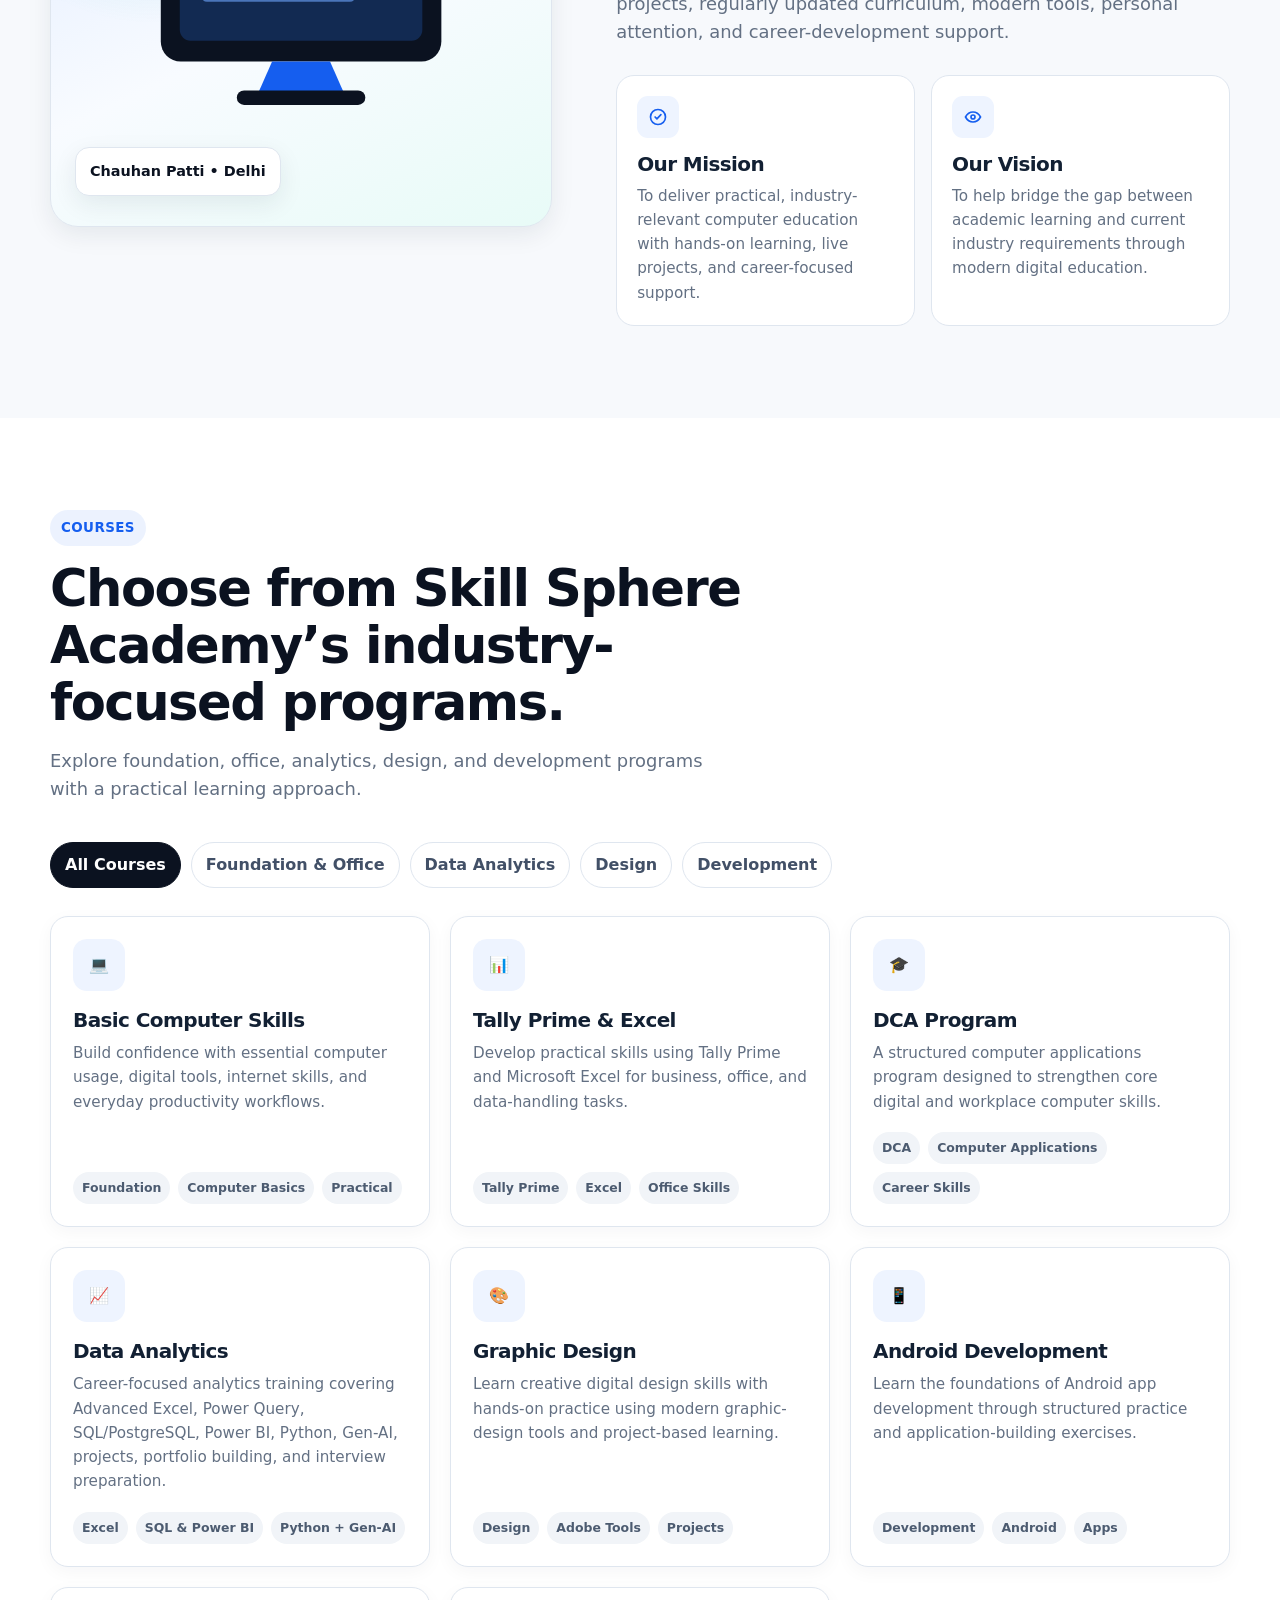
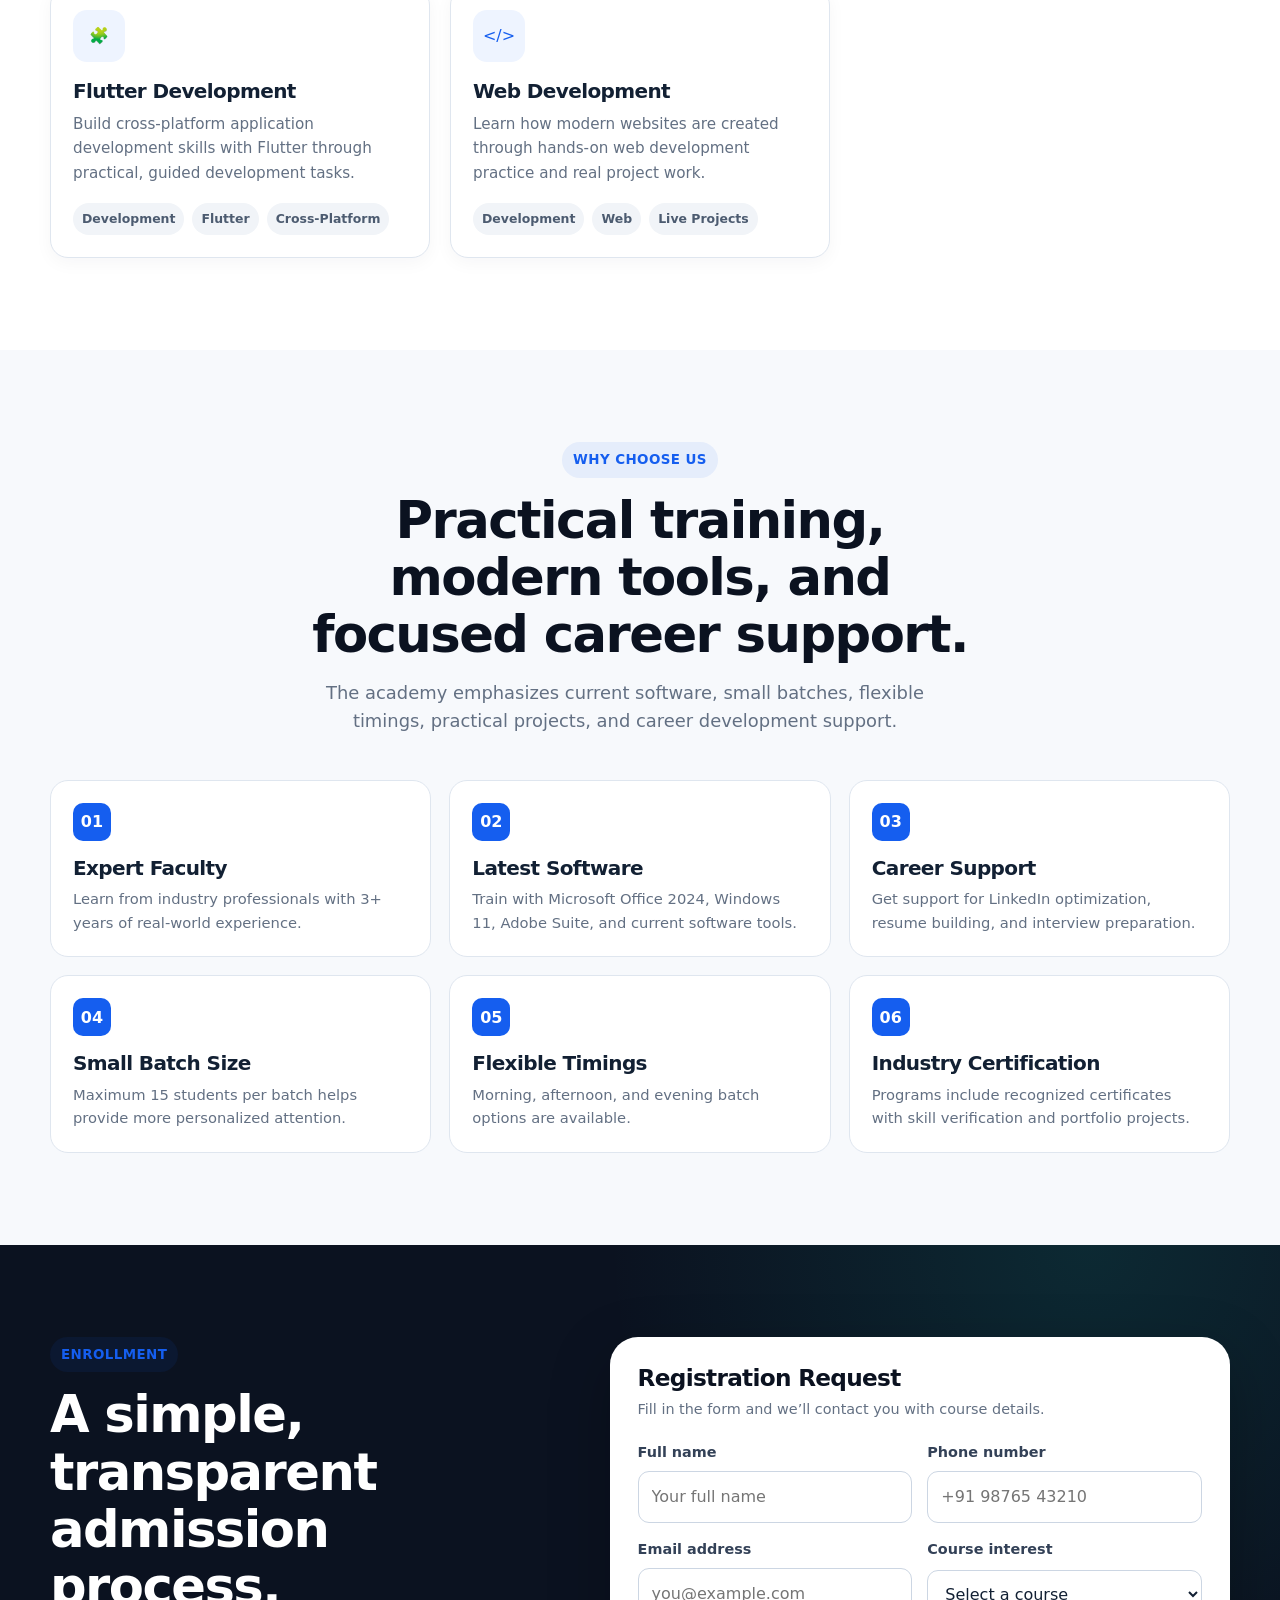
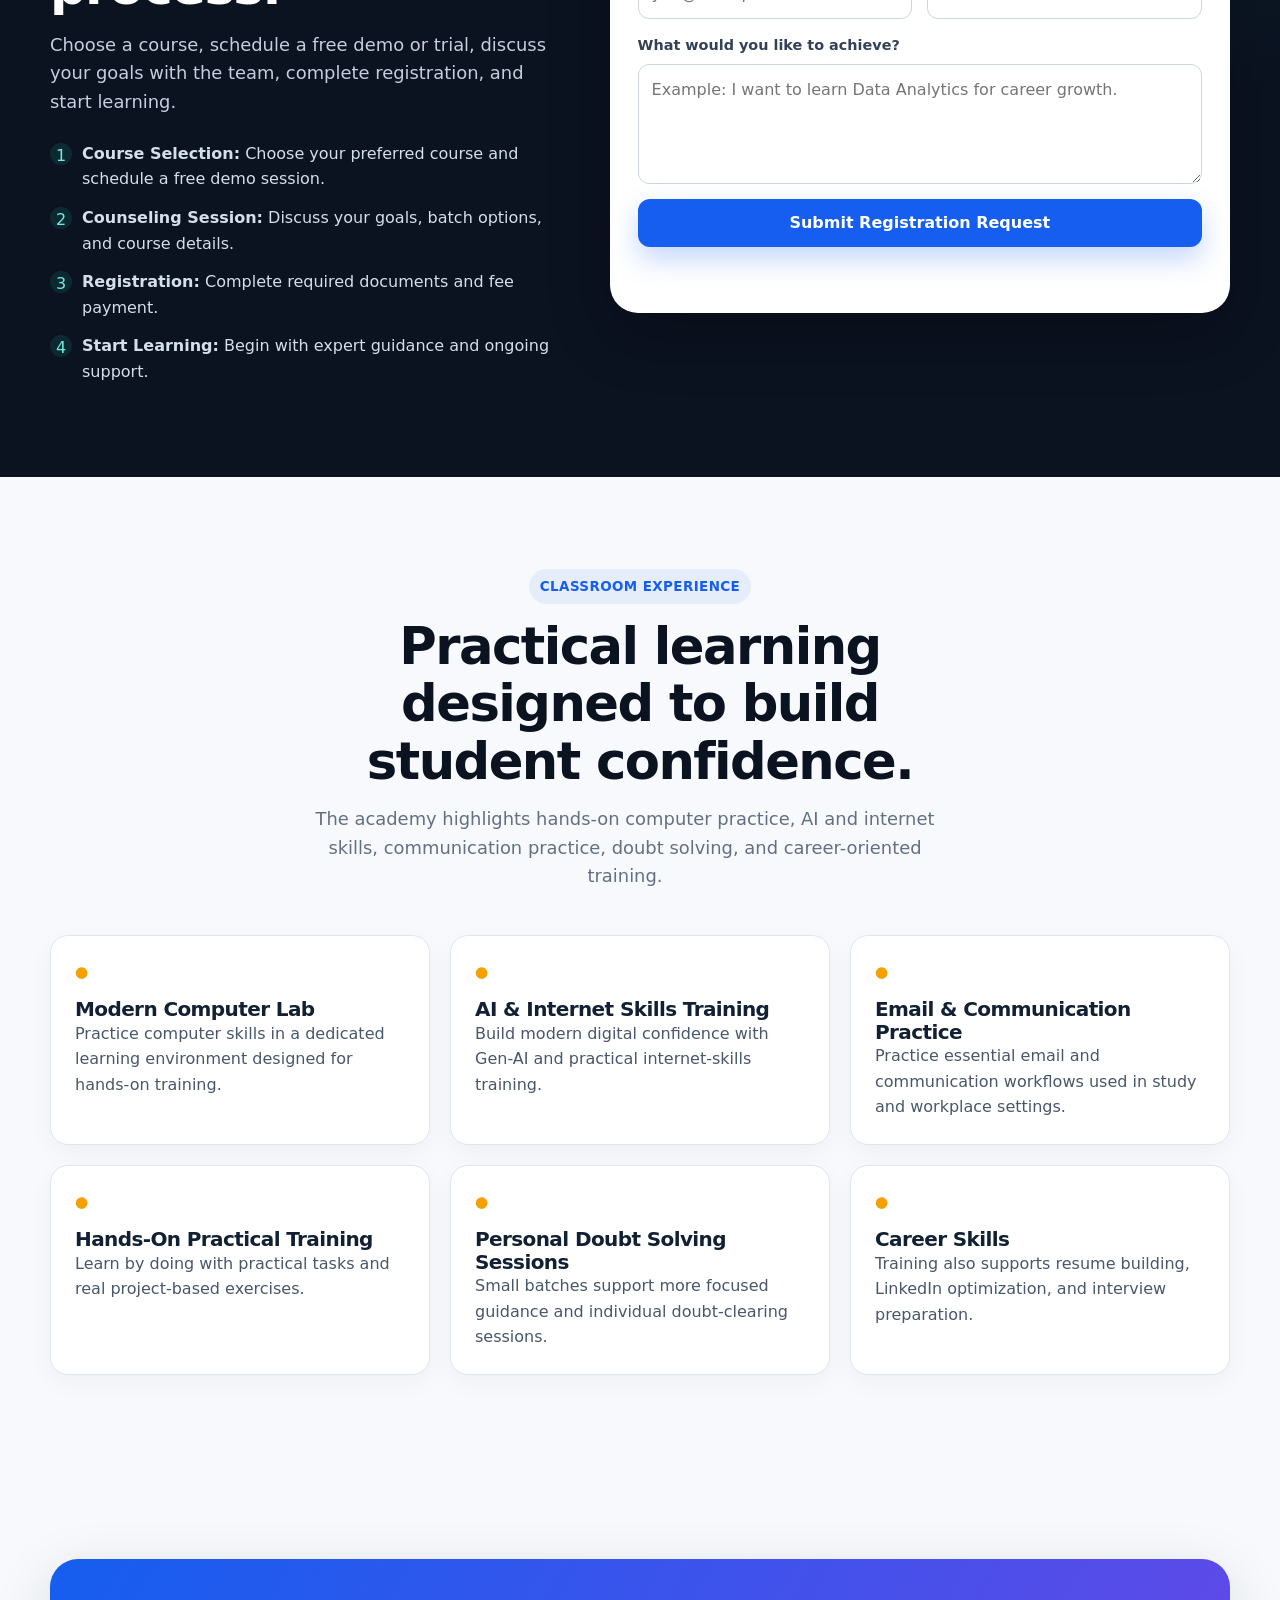
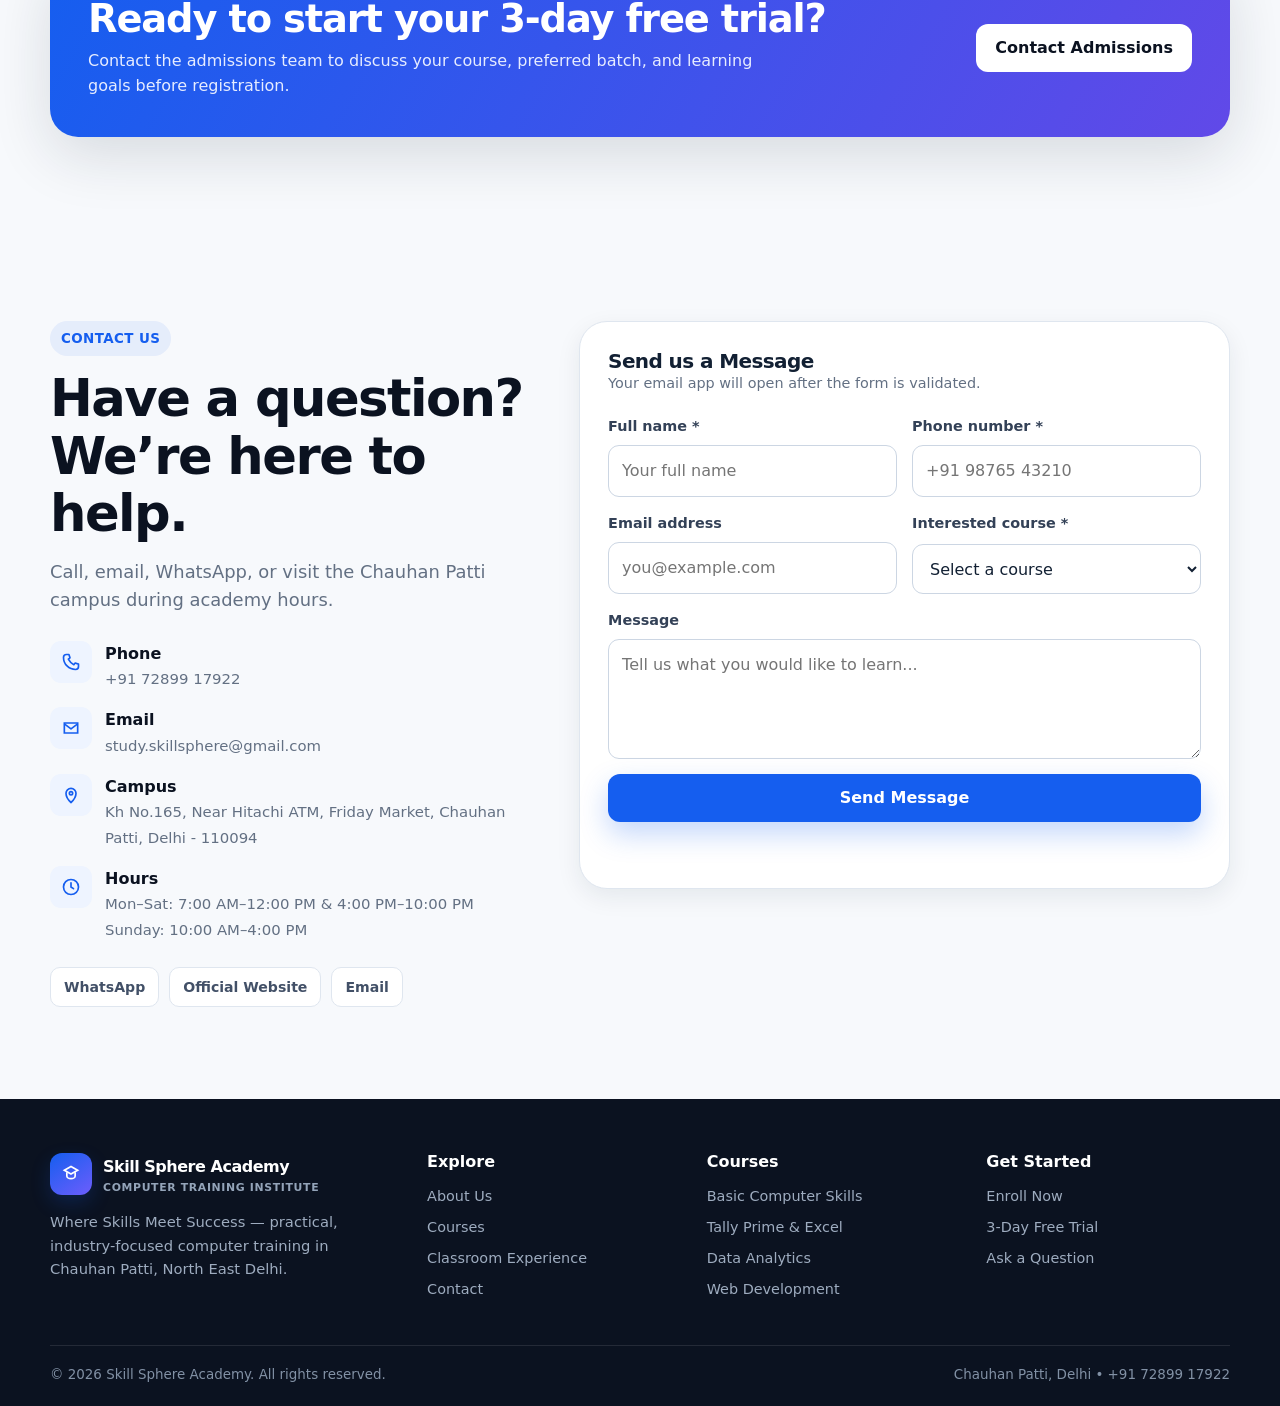
<file: ICONS/preview.html>
<!DOCTYPE html>
<html lang="en">
<head>
  <meta charset="UTF-8" />
  <meta name="viewport" content="width=device-width, initial-scale=1.0" />
  <meta name="description" content="Skill Sphere Academy is a professional computer training institute in Chauhan Patti, North East Delhi, offering practical computer skills, Advanced Excel, Data Analytics, Gen-AI, design, and development training." />
  <meta name="theme-color" content="#0b1220" />
  <title>Skill Sphere Academy | Where Skills Meet Success</title>

  <style>
    /* =========================================================
       Skill Sphere Academy — Single-file website
       Public institute details updated from skillsphereacademy.co.in
       Customize brand colors in :root and content in the HTML.
       ========================================================= */

    :root {
      --bg: #f7f9fc;
      --surface: #ffffff;
      --surface-soft: #eef4ff;
      --text: #122033;
      --muted: #637083;
      --primary: #155eef;
      --primary-dark: #0f46b9;
      --accent: #14b8a6;
      --navy: #0b1220;
      --border: #dfe6ef;
      --success: #0f9f6e;
      --danger: #c92a2a;
      --shadow-sm: 0 8px 24px rgba(18, 32, 51, 0.08);
      --shadow-lg: 0 18px 60px rgba(18, 32, 51, 0.14);
      --radius-sm: 12px;
      --radius-md: 18px;
      --radius-lg: 28px;
      --max-width: 1180px;
    }

    * {
      box-sizing: border-box;
      margin: 0;
      padding: 0;
    }

    html {
      scroll-behavior: smooth;
      scroll-padding-top: 88px;
    }

    body {
      font-family: Inter, ui-sans-serif, system-ui, -apple-system, BlinkMacSystemFont, "Segoe UI", sans-serif;
      color: var(--text);
      background: var(--bg);
      line-height: 1.6;
      -webkit-font-smoothing: antialiased;
    }

    body.nav-open {
      overflow: hidden;
    }

    img, svg {
      display: block;
      max-width: 100%;
    }

    a {
      color: inherit;
      text-decoration: none;
    }

    button,
    input,
    select,
    textarea {
      font: inherit;
    }

    button,
    a {
      -webkit-tap-highlight-color: transparent;
    }

    :focus-visible {
      outline: 3px solid rgba(21, 94, 239, 0.35);
      outline-offset: 3px;
    }

    .skip-link {
      position: fixed;
      top: 10px;
      left: 10px;
      z-index: 9999;
      transform: translateY(-150%);
      background: var(--navy);
      color: #fff;
      padding: 10px 14px;
      border-radius: 10px;
      transition: transform 0.2s ease;
    }

    .skip-link:focus {
      transform: translateY(0);
    }

    .container {
      width: min(calc(100% - 32px), var(--max-width));
      margin-inline: auto;
    }

    .section {
      padding: 92px 0;
    }

    .section-header {
      max-width: 700px;
      margin-bottom: 38px;
    }

    .section-header.center {
      text-align: center;
      margin-inline: auto;
      margin-bottom: 44px;
    }

    .eyebrow {
      display: inline-flex;
      align-items: center;
      gap: 8px;
      padding: 7px 11px;
      border-radius: 999px;
      color: var(--primary);
      background: rgba(21, 94, 239, 0.08);
      font-size: 0.84rem;
      font-weight: 800;
      letter-spacing: 0.03em;
      text-transform: uppercase;
      margin-bottom: 14px;
    }

    h1, h2, h3 {
      line-height: 1.12;
      letter-spacing: -0.03em;
    }

    h1 {
      font-size: clamp(2.55rem, 5.5vw, 5.3rem);
      color: #fff;
      max-width: 900px;
    }

    h2 {
      font-size: clamp(2rem, 4vw, 3.3rem);
      color: var(--navy);
    }

    h3 {
      font-size: 1.25rem;
    }

    .lead {
      font-size: clamp(1rem, 1.4vw, 1.18rem);
      color: var(--muted);
      max-width: 670px;
      margin-top: 15px;
    }

    .btn {
      display: inline-flex;
      align-items: center;
      justify-content: center;
      gap: 9px;
      min-height: 48px;
      padding: 0 18px;
      border: 1px solid transparent;
      border-radius: 12px;
      font-weight: 800;
      cursor: pointer;
      transition: transform 0.2s ease, box-shadow 0.2s ease, background 0.2s ease, border-color 0.2s ease;
    }

    .btn:hover {
      transform: translateY(-2px);
    }

    .btn-primary {
      color: #fff;
      background: var(--primary);
      box-shadow: 0 12px 28px rgba(21, 94, 239, 0.25);
    }

    .btn-primary:hover {
      background: var(--primary-dark);
    }

    .btn-light {
      color: var(--navy);
      background: #fff;
    }

    .btn-outline-light {
      color: #fff;
      border-color: rgba(255,255,255,0.38);
      background: rgba(255,255,255,0.05);
      backdrop-filter: blur(8px);
    }

    .btn-outline-light:hover {
      border-color: rgba(255,255,255,0.7);
      background: rgba(255,255,255,0.1);
    }

    .icon {
      width: 20px;
      height: 20px;
      flex: 0 0 auto;
    }

    /* Header */
    .site-header {
      position: sticky;
      top: 0;
      z-index: 1000;
      background: rgba(247, 249, 252, 0.92);
      border-bottom: 1px solid rgba(223, 230, 239, 0.9);
      backdrop-filter: blur(14px);
    }

    .nav-wrap {
      min-height: 74px;
      display: flex;
      align-items: center;
      justify-content: space-between;
      gap: 28px;
    }

    .brand {
      display: inline-flex;
      align-items: center;
      gap: 11px;
      font-weight: 900;
      color: var(--navy);
      letter-spacing: -0.03em;
      white-space: nowrap;
    }

    .brand-mark {
      width: 42px;
      height: 42px;
      border-radius: 12px;
      display: grid;
      place-items: center;
      color: #fff;
      background: linear-gradient(145deg, var(--primary), #6d5dfc);
      box-shadow: 0 8px 20px rgba(21, 94, 239, 0.2);
    }

    .brand small {
      display: block;
      color: var(--muted);
      font-size: 0.68rem;
      font-weight: 700;
      letter-spacing: 0.06em;
      text-transform: uppercase;
      line-height: 1.1;
      margin-top: 2px;
    }

    .nav {
      display: flex;
      align-items: center;
      gap: 24px;
    }

    .nav a:not(.btn) {
      font-weight: 750;
      font-size: 0.95rem;
      color: #37465a;
      transition: color 0.2s ease;
    }

    .nav a:not(.btn):hover,
    .nav a.active {
      color: var(--primary);
    }

    .nav-toggle {
      display: none;
      border: 0;
      background: transparent;
      width: 44px;
      height: 44px;
      border-radius: 10px;
      cursor: pointer;
      align-items: center;
      justify-content: center;
    }

    .nav-toggle:hover {
      background: var(--surface-soft);
    }

    /* Hero */
    .hero {
      position: relative;
      overflow: hidden;
      background:
        radial-gradient(circle at 85% 10%, rgba(20, 184, 166, 0.3), transparent 24rem),
        radial-gradient(circle at 18% 86%, rgba(109, 93, 252, 0.35), transparent 24rem),
        linear-gradient(140deg, #081120 0%, #0b1730 58%, #102a52 100%);
      color: #fff;
      padding: 92px 0 70px;
    }

    .hero::after {
      content: "";
      position: absolute;
      inset: 0;
      pointer-events: none;
      opacity: 0.13;
      background-image:
        linear-gradient(rgba(255,255,255,0.16) 1px, transparent 1px),
        linear-gradient(90deg, rgba(255,255,255,0.16) 1px, transparent 1px);
      background-size: 44px 44px;
      mask-image: linear-gradient(to bottom, black, transparent 85%);
    }

    .hero-grid {
      position: relative;
      z-index: 1;
      display: grid;
      grid-template-columns: 1.15fr 0.85fr;
      align-items: center;
      gap: 54px;
    }

    .hero .eyebrow {
      color: #a8f3ea;
      background: rgba(20, 184, 166, 0.12);
      border: 1px solid rgba(168, 243, 234, 0.2);
    }

    .hero p {
      color: #c8d4e5;
      font-size: clamp(1.02rem, 1.5vw, 1.19rem);
      max-width: 720px;
      margin-top: 20px;
    }

    .hero-actions {
      display: flex;
      flex-wrap: wrap;
      gap: 12px;
      margin-top: 30px;
    }

    .trust-row {
      display: flex;
      flex-wrap: wrap;
      gap: 14px 22px;
      margin-top: 30px;
      color: #cfdaea;
      font-size: 0.93rem;
      font-weight: 650;
    }

    .trust-row span {
      display: inline-flex;
      align-items: center;
      gap: 8px;
    }

    .trust-dot {
      width: 8px;
      height: 8px;
      background: var(--accent);
      border-radius: 50%;
      box-shadow: 0 0 0 5px rgba(20, 184, 166, 0.12);
    }

    .hero-card {
      position: relative;
      background: rgba(255, 255, 255, 0.09);
      border: 1px solid rgba(255,255,255,0.15);
      border-radius: 28px;
      padding: 18px;
      box-shadow: var(--shadow-lg);
      backdrop-filter: blur(16px);
    }

    .hero-visual {
      border-radius: 20px;
      min-height: 440px;
      padding: 26px;
      display: flex;
      flex-direction: column;
      justify-content: space-between;
      background:
        linear-gradient(160deg, rgba(255,255,255,0.12), rgba(255,255,255,0.03)),
        linear-gradient(145deg, rgba(21,94,239,0.5), rgba(20,184,166,0.2));
      overflow: hidden;
    }

    .code-window {
      background: #07101d;
      border: 1px solid rgba(255,255,255,0.12);
      border-radius: 16px;
      padding: 15px;
      box-shadow: 0 18px 50px rgba(0,0,0,0.28);
      transform: rotate(-1.5deg);
    }

    .code-top {
      display: flex;
      gap: 6px;
      margin-bottom: 13px;
    }

    .code-top span {
      width: 9px;
      height: 9px;
      border-radius: 50%;
      background: #ff7676;
    }

    .code-top span:nth-child(2) { background: #ffc95a; }
    .code-top span:nth-child(3) { background: #67d391; }

    .code-line {
      height: 8px;
      border-radius: 999px;
      background: rgba(255,255,255,0.12);
      margin: 10px 0;
    }

    .code-line.a { width: 74%; background: rgba(108, 173, 255, 0.48); }
    .code-line.b { width: 52%; background: rgba(95, 230, 202, 0.45); }
    .code-line.c { width: 88%; }
    .code-line.d { width: 62%; background: rgba(184, 132, 255, 0.38); }

    .hero-stat-grid {
      display: grid;
      grid-template-columns: repeat(2, 1fr);
      gap: 12px;
      margin-top: 24px;
    }

    .hero-stat {
      background: rgba(255,255,255,0.09);
      border: 1px solid rgba(255,255,255,0.12);
      border-radius: 15px;
      padding: 14px;
    }

    .hero-stat strong {
      font-size: 1.45rem;
      display: block;
    }

    .hero-stat span {
      color: #c9d5e5;
      font-size: 0.84rem;
    }

    /* Highlights */
    .highlights {
      position: relative;
      z-index: 4;
      margin-top: -30px;
    }

    .highlight-grid {
      background: var(--surface);
      box-shadow: var(--shadow-lg);
      border: 1px solid var(--border);
      border-radius: 18px;
      display: grid;
      grid-template-columns: repeat(4, 1fr);
      overflow: hidden;
    }

    .highlight-item {
      padding: 24px;
      border-right: 1px solid var(--border);
    }

    .highlight-item:last-child {
      border-right: 0;
    }

    .highlight-item strong {
      display: block;
      color: var(--navy);
      font-size: 1.45rem;
      margin-bottom: 3px;
    }

    .highlight-item span {
      color: var(--muted);
      font-size: 0.9rem;
    }

    /* About */
    .about-grid {
      display: grid;
      grid-template-columns: 0.9fr 1.1fr;
      gap: 64px;
      align-items: center;
    }

    .about-visual {
      position: relative;
      min-height: 490px;
      border-radius: var(--radius-lg);
      background:
        radial-gradient(circle at 20% 18%, rgba(20,184,166,0.22), transparent 35%),
        linear-gradient(155deg, #dce8ff, #f8fbff 55%, #e8fbf7);
      border: 1px solid var(--border);
      box-shadow: var(--shadow-sm);
      display: grid;
      place-items: center;
      overflow: hidden;
    }

    .about-visual svg {
      width: 76%;
      max-width: 400px;
    }

    .floating-badge {
      position: absolute;
      background: #fff;
      border: 1px solid var(--border);
      box-shadow: var(--shadow-sm);
      border-radius: 14px;
      padding: 12px 14px;
      font-weight: 800;
      color: var(--navy);
      font-size: 0.9rem;
    }

    .floating-badge.one { top: 30px; right: 24px; }
    .floating-badge.two { left: 24px; bottom: 30px; }

    .mission-grid {
      display: grid;
      grid-template-columns: repeat(2, 1fr);
      gap: 16px;
      margin-top: 28px;
    }

    .mission-card {
      background: var(--surface);
      border: 1px solid var(--border);
      border-radius: var(--radius-md);
      padding: 20px;
    }

    .mission-card .mini-icon {
      width: 42px;
      height: 42px;
      border-radius: 11px;
      display: grid;
      place-items: center;
      color: var(--primary);
      background: var(--surface-soft);
      margin-bottom: 15px;
    }

    .mission-card p {
      margin-top: 8px;
      color: var(--muted);
      font-size: 0.95rem;
    }

    /* Courses */
    .courses {
      background: #fff;
    }

    .course-toolbar {
      display: flex;
      flex-wrap: wrap;
      gap: 10px;
      margin-bottom: 28px;
    }

    .filter-btn {
      border: 1px solid var(--border);
      background: #fff;
      color: #425067;
      padding: 9px 14px;
      border-radius: 999px;
      font-weight: 800;
      cursor: pointer;
      transition: 0.2s ease;
    }

    .filter-btn:hover,
    .filter-btn.active {
      background: var(--navy);
      color: #fff;
      border-color: var(--navy);
    }

    .course-grid {
      display: grid;
      grid-template-columns: repeat(3, 1fr);
      gap: 20px;
    }

    .course-card {
      display: flex;
      flex-direction: column;
      border: 1px solid var(--border);
      border-radius: var(--radius-md);
      padding: 22px;
      background: #fff;
      box-shadow: 0 5px 18px rgba(18,32,51,0.04);
      transition: transform 0.25s ease, box-shadow 0.25s ease, border-color 0.25s ease;
    }

    .course-card:hover {
      transform: translateY(-5px);
      border-color: #c8d7ef;
      box-shadow: var(--shadow-sm);
    }

    .course-card[hidden] {
      display: none;
    }

    .course-icon {
      width: 52px;
      height: 52px;
      border-radius: 14px;
      display: grid;
      place-items: center;
      background: var(--surface-soft);
      color: var(--primary);
      margin-bottom: 18px;
    }

    .course-card p {
      color: var(--muted);
      font-size: 0.95rem;
      margin: 10px 0 18px;
    }

    .course-meta {
      display: flex;
      flex-wrap: wrap;
      gap: 8px;
      margin-top: auto;
    }

    .tag {
      font-size: 0.78rem;
      font-weight: 800;
      color: #4c5b70;
      background: #f1f4f8;
      border-radius: 999px;
      padding: 6px 9px;
    }

    /* Why choose us */
    .feature-grid {
      display: grid;
      grid-template-columns: repeat(3, 1fr);
      gap: 18px;
    }

    .feature {
      padding: 22px;
      border-radius: var(--radius-md);
      border: 1px solid var(--border);
      background: var(--surface);
    }

    .feature-number {
      display: inline-flex;
      width: 38px;
      height: 38px;
      align-items: center;
      justify-content: center;
      border-radius: 10px;
      color: #fff;
      background: var(--primary);
      font-weight: 900;
      margin-bottom: 16px;
    }

    .feature p {
      color: var(--muted);
      margin-top: 8px;
      font-size: 0.92rem;
    }

    /* Enrollment */
    .enrollment {
      background:
        radial-gradient(circle at 85% 0%, rgba(20,184,166,0.14), transparent 30rem),
        #0b1220;
      color: #fff;
    }

    .enroll-grid {
      display: grid;
      grid-template-columns: 0.9fr 1.1fr;
      gap: 52px;
      align-items: start;
    }

    .enrollment h2 {
      color: #fff;
    }

    .enrollment .lead {
      color: #c3cede;
    }

    .check-list {
      display: grid;
      gap: 13px;
      margin-top: 24px;
      color: #d4dfec;
    }

    .check-list li {
      list-style: none;
      display: flex;
      gap: 10px;
      align-items: flex-start;
    }

    .check-list .check {
      width: 22px;
      height: 22px;
      display: grid;
      place-items: center;
      border-radius: 50%;
      background: rgba(20,184,166,0.14);
      color: #74eadc;
      flex: 0 0 auto;
      margin-top: 2px;
    }

    .form-card {
      background: #fff;
      color: var(--text);
      border-radius: var(--radius-lg);
      padding: 28px;
      box-shadow: 0 20px 60px rgba(0,0,0,0.26);
    }

    .form-card h3 {
      color: var(--navy);
      font-size: 1.45rem;
      margin-bottom: 7px;
    }

    .form-note {
      color: var(--muted);
      font-size: 0.9rem;
      margin-bottom: 20px;
    }

    .form-grid {
      display: grid;
      grid-template-columns: repeat(2, 1fr);
      gap: 15px;
    }

    .field {
      display: grid;
      gap: 7px;
    }

    .field.full {
      grid-column: 1 / -1;
    }

    label {
      font-weight: 800;
      font-size: 0.9rem;
      color: #334157;
    }

    input,
    select,
    textarea {
      width: 100%;
      border: 1px solid #ccd6e3;
      color: var(--text);
      background: #fff;
      border-radius: 11px;
      padding: 12px 13px;
      transition: border-color 0.2s ease, box-shadow 0.2s ease;
    }

    textarea {
      min-height: 120px;
      resize: vertical;
    }

    input:focus,
    select:focus,
    textarea:focus {
      outline: 0;
      border-color: var(--primary);
      box-shadow: 0 0 0 4px rgba(21,94,239,0.1);
    }

    .error-text {
      display: none;
      color: var(--danger);
      font-size: 0.78rem;
      font-weight: 650;
    }

    .field.invalid .error-text {
      display: block;
    }

    .field.invalid input,
    .field.invalid select,
    .field.invalid textarea {
      border-color: var(--danger);
    }

    .form-status {
      margin-top: 14px;
      font-weight: 750;
      min-height: 24px;
    }

    .form-status.success { color: var(--success); }
    .form-status.error { color: var(--danger); }

    /* Testimonials */
    .testimonial-grid {
      display: grid;
      grid-template-columns: repeat(3, 1fr);
      gap: 20px;
    }

    .testimonial {
      background: #fff;
      border: 1px solid var(--border);
      border-radius: var(--radius-md);
      padding: 24px;
      box-shadow: 0 8px 24px rgba(18,32,51,0.04);
    }

    .stars {
      color: #f59f00;
      letter-spacing: 2px;
      font-size: 0.95rem;
      margin-bottom: 14px;
    }

    .testimonial blockquote {
      color: #48576b;
    }

    .student {
      display: flex;
      align-items: center;
      gap: 12px;
      margin-top: 20px;
    }

    .avatar {
      width: 46px;
      height: 46px;
      display: grid;
      place-items: center;
      border-radius: 50%;
      background: var(--surface-soft);
      color: var(--primary);
      font-weight: 900;
    }

    .student strong {
      display: block;
      color: var(--navy);
    }

    .student span {
      color: var(--muted);
      font-size: 0.84rem;
    }

    /* CTA */
    .cta-card {
      display: grid;
      grid-template-columns: 1fr auto;
      align-items: center;
      gap: 30px;
      color: #fff;
      border-radius: var(--radius-lg);
      padding: 38px;
      background: linear-gradient(120deg, var(--primary), #6149e8);
      box-shadow: var(--shadow-lg);
    }

    .cta-card h2 {
      color: #fff;
      font-size: clamp(1.7rem, 3vw, 2.5rem);
    }

    .cta-card p {
      color: #e6ecff;
      margin-top: 8px;
      max-width: 700px;
    }

    /* Contact */
    .contact-grid {
      display: grid;
      grid-template-columns: 0.85fr 1.15fr;
      gap: 48px;
      align-items: start;
    }

    .contact-list {
      display: grid;
      gap: 15px;
      margin-top: 26px;
    }

    .contact-item {
      display: flex;
      gap: 13px;
      align-items: flex-start;
    }

    .contact-icon {
      width: 42px;
      height: 42px;
      border-radius: 11px;
      background: var(--surface-soft);
      color: var(--primary);
      display: grid;
      place-items: center;
      flex: 0 0 auto;
    }

    .contact-item strong {
      display: block;
      color: var(--navy);
    }

    .contact-item span,
    .contact-item a {
      color: var(--muted);
      font-size: 0.93rem;
    }

    .socials {
      display: flex;
      flex-wrap: wrap;
      gap: 10px;
      margin-top: 24px;
    }

    .social-link {
      display: inline-flex;
      align-items: center;
      justify-content: center;
      min-height: 40px;
      padding: 0 13px;
      border: 1px solid var(--border);
      background: #fff;
      border-radius: 10px;
      color: #425067;
      font-size: 0.88rem;
      font-weight: 800;
      transition: 0.2s ease;
    }

    .social-link:hover {
      border-color: var(--primary);
      color: var(--primary);
      transform: translateY(-2px);
    }

    .contact-form {
      background: #fff;
      border: 1px solid var(--border);
      border-radius: var(--radius-lg);
      padding: 28px;
      box-shadow: var(--shadow-sm);
    }

    /* Footer */
    footer {
      background: var(--navy);
      color: #c5d0df;
      padding: 54px 0 20px;
    }

    .footer-grid {
      display: grid;
      grid-template-columns: 1.4fr repeat(3, 1fr);
      gap: 36px;
    }

    footer .brand {
      color: #fff;
    }

    footer .brand small {
      color: #94a4b9;
    }

    .footer-about {
      max-width: 360px;
      margin-top: 15px;
      color: #9eacbf;
      font-size: 0.92rem;
    }

    .footer-col h3 {
      color: #fff;
      font-size: 1rem;
      margin-bottom: 14px;
      letter-spacing: 0;
    }

    .footer-col a {
      display: block;
      color: #9eacbf;
      margin: 8px 0;
      font-size: 0.9rem;
    }

    .footer-col a:hover {
      color: #fff;
    }

    .footer-bottom {
      border-top: 1px solid rgba(255,255,255,0.1);
      margin-top: 36px;
      padding-top: 18px;
      display: flex;
      justify-content: space-between;
      gap: 20px;
      color: #8291a5;
      font-size: 0.84rem;
    }

    /* Scroll reveal */
    .reveal {
      opacity: 0;
      transform: translateY(18px);
      transition: opacity 0.65s ease, transform 0.65s ease;
    }

    .reveal.visible {
      opacity: 1;
      transform: none;
    }

    /* Responsive */
    @media (max-width: 980px) {
      .nav-toggle {
        display: inline-flex;
      }

      .nav {
        position: fixed;
        inset: 74px 16px auto 16px;
        max-height: calc(100vh - 90px);
        overflow: auto;
        display: grid;
        gap: 4px;
        background: #fff;
        border: 1px solid var(--border);
        border-radius: 16px;
        padding: 12px;
        box-shadow: var(--shadow-lg);
        opacity: 0;
        visibility: hidden;
        transform: translateY(-10px);
        transition: 0.2s ease;
      }

      .nav.open {
        opacity: 1;
        visibility: visible;
        transform: translateY(0);
      }

      .nav a {
        padding: 11px 10px;
        border-radius: 9px;
      }

      .nav .btn {
        margin-top: 5px;
      }

      .hero-grid,
      .about-grid,
      .enroll-grid,
      .contact-grid {
        grid-template-columns: 1fr;
      }

      .hero {
        padding-top: 74px;
      }

      .hero-card {
        max-width: 650px;
      }

      .highlight-grid,
      .feature-grid {
        grid-template-columns: repeat(2, 1fr);
      }

      .highlight-item:nth-child(2) {
        border-right: 0;
      }

      .highlight-item:nth-child(-n+2) {
        border-bottom: 1px solid var(--border);
      }

      .course-grid,
      .testimonial-grid {
        grid-template-columns: repeat(2, 1fr);
      }

      .footer-grid {
        grid-template-columns: repeat(2, 1fr);
      }
    }

    @media (max-width: 680px) {
      .container {
        width: min(calc(100% - 24px), var(--max-width));
      }

      .section {
        padding: 70px 0;
      }

      .hero {
        padding: 64px 0 52px;
      }

      .hero-visual {
        min-height: 370px;
        padding: 18px;
      }

      .highlight-grid,
      .course-grid,
      .feature-grid,
      .testimonial-grid,
      .mission-grid,
      .footer-grid,
      .form-grid {
        grid-template-columns: 1fr;
      }

      .highlight-item {
        border-right: 0;
        border-bottom: 1px solid var(--border);
      }

      .highlight-item:last-child {
        border-bottom: 0;
      }

      .form-card,
      .contact-form {
        padding: 20px;
      }

      .cta-card {
        grid-template-columns: 1fr;
        padding: 28px;
      }

      .cta-card .btn {
        width: 100%;
      }

      .footer-bottom {
        flex-direction: column;
      }

      .brand-name {
        font-size: 0.92rem;
      }
    }

    @media (prefers-reduced-motion: reduce) {
      html {
        scroll-behavior: auto;
      }

      *, *::before, *::after {
        animation-duration: 0.01ms !important;
        animation-iteration-count: 1 !important;
        transition-duration: 0.01ms !important;
      }

      .reveal {
        opacity: 1;
        transform: none;
      }
    }
  </style>
</head>

<body>
  <a class="skip-link" href="#main-content">Skip to main content</a>

  <!-- ========================= Header ========================= -->
  <header class="site-header" id="top">
    <div class="container nav-wrap">
      <a class="brand" href="#home" aria-label="Skill Sphere Academy home">
        <span class="brand-mark" aria-hidden="true">
          <svg class="icon" viewBox="0 0 24 24" fill="none">
            <path d="M4 7.5 12 3l8 4.5-8 4.5-8-4.5Z" stroke="currentColor" stroke-width="2"/>
            <path d="M7 10v4.3c0 1.7 2.2 3.2 5 3.2s5-1.5 5-3.2V10" stroke="currentColor" stroke-width="2"/>
          </svg>
        </span>
        <span class="brand-name">Skill Sphere Academy<small>Computer Training Institute</small></span>
      </a>

      <button class="nav-toggle" type="button" aria-controls="primary-nav" aria-expanded="false" aria-label="Open menu">
        <svg class="icon menu-icon" viewBox="0 0 24 24" fill="none" aria-hidden="true">
          <path d="M4 7h16M4 12h16M4 17h16" stroke="currentColor" stroke-width="2" stroke-linecap="round"/>
        </svg>
      </button>

      <nav class="nav" id="primary-nav" aria-label="Primary navigation">
        <a href="#about">About</a>
        <a href="#courses">Courses</a>
        <a href="#experience">Experience</a>
        <a href="#contact">Contact</a>
        <a class="btn btn-primary" href="#enroll">Enroll Now</a>
      </nav>
    </div>
  </header>

  <main id="main-content">
    <!-- ========================= Hero ========================= -->
    <section class="hero" id="home">
      <div class="container hero-grid">
        <div>
          <span class="eyebrow">Where Skills Meet Success</span>
          <h1>Professional Computer Training Institute in Chauhan Patti, North East Delhi.</h1>
          <p>
            Learn practical computer skills, Advanced Excel, Data Analytics, and Gen-AI tools
            through real projects, hands-on practice, and industry-focused training for school
            students, job seekers, and working professionals.
          </p>

          <div class="hero-actions">
            <a class="btn btn-light" href="#courses">
              Explore Courses
              <svg class="icon" viewBox="0 0 24 24" fill="none" aria-hidden="true">
                <path d="M5 12h14M13 6l6 6-6 6" stroke="currentColor" stroke-width="2" stroke-linecap="round" stroke-linejoin="round"/>
              </svg>
            </a>
            <a class="btn btn-outline-light" href="#enroll">Start Your 3-Day Free Trial</a>
          </div>

          <div class="trust-row" aria-label="Academy highlights">
            <span><i class="trust-dot" aria-hidden="true"></i> Practical learning</span>
            <span><i class="trust-dot" aria-hidden="true"></i> Flexible batches</span>
            <span><i class="trust-dot" aria-hidden="true"></i> Career guidance</span>
          </div>
        </div>

        <div class="hero-card reveal" aria-label="Learning dashboard illustration">
          <div class="hero-visual">
            <div class="code-window" aria-hidden="true">
              <div class="code-top"><span></span><span></span><span></span></div>
              <div class="code-line a"></div>
              <div class="code-line c"></div>
              <div class="code-line b"></div>
              <div class="code-line d"></div>
              <div class="code-line c"></div>
              <div class="code-line a"></div>
            </div>

            <div class="hero-stat-grid">
              <div class="hero-stat"><strong>8</strong><span>Core course options</span></div>
              <div class="hero-stat"><strong>15</strong><span>Maximum students per batch</span></div>
              <div class="hero-stat"><strong>3+</strong><span>Years' real-world faculty experience</span></div>
              <div class="hero-stat"><strong>3-Day</strong><span>Free trial option</span></div>
            </div>
          </div>
        </div>
      </div>
    </section>

    <!-- ========================= Quick stats ========================= -->
    <div class="highlights" aria-label="Key benefits">
      <div class="container">
        <div class="highlight-grid reveal">
          <div class="highlight-item"><strong>Hands-On Training</strong><span>Practice with live projects and real tasks.</span></div>
          <div class="highlight-item"><strong>Small Batches</strong><span>Maximum 15 students for personalized attention.</span></div>
          <div class="highlight-item"><strong>Latest Software</strong><span>Office 2024, Windows 11, Adobe Suite and current tools.</span></div>
          <div class="highlight-item"><strong>Career Support</strong><span>Resume, LinkedIn and interview preparation included.</span></div>
        </div>
      </div>
    </div>

    <!-- ========================= About ========================= -->
    <section class="section" id="about">
      <div class="container about-grid">
        <div class="about-visual reveal" aria-hidden="true">
          <svg viewBox="0 0 420 320" fill="none">
            <rect x="55" y="38" width="310" height="210" rx="22" fill="#0B1220"/>
            <rect x="76" y="61" width="268" height="164" rx="12" fill="#122A52"/>
            <path d="M106 98h105M106 124h181M106 150h132M106 176h158" stroke="#70A7FF" stroke-width="12" stroke-linecap="round" opacity=".6"/>
            <path d="M178 248h64l15 34h-94l15-34Z" fill="#155EEF"/>
            <rect x="139" y="280" width="142" height="16" rx="8" fill="#0B1220"/>
            <circle cx="317" cy="58" r="34" fill="#14B8A6"/>
            <path d="m305 58 8 8 16-18" stroke="white" stroke-width="7" stroke-linecap="round" stroke-linejoin="round"/>
          </svg>
          <span class="floating-badge one">Practical • Project-Based</span>
          <span class="floating-badge two">Chauhan Patti • Delhi</span>
        </div>

        <div>
          <span class="eyebrow">About Skill Sphere Academy</span>
          <h2>Skill-based computer training built to bridge learning and industry needs.</h2>
          <p class="lead">
            Skill Sphere Academy is located in Chauhan Patti, North East Delhi. Its programs are
            designed around practical learning, real-world projects, regularly updated curriculum,
            modern tools, personal attention, and career-development support.
          </p>

          <div class="mission-grid">
            <article class="mission-card reveal">
              <div class="mini-icon" aria-hidden="true">
                <svg class="icon" viewBox="0 0 24 24" fill="none">
                  <path d="M12 21a9 9 0 1 0 0-18 9 9 0 0 0 0 18Z" stroke="currentColor" stroke-width="2"/>
                  <path d="m8.5 12 2.2 2.2 4.8-5" stroke="currentColor" stroke-width="2" stroke-linecap="round" stroke-linejoin="round"/>
                </svg>
              </div>
              <h3>Our Mission</h3>
              <p>To deliver practical, industry-relevant computer education with hands-on learning, live projects, and career-focused support.</p>
            </article>

            <article class="mission-card reveal">
              <div class="mini-icon" aria-hidden="true">
                <svg class="icon" viewBox="0 0 24 24" fill="none">
                  <path d="M3 12s3.2-6 9-6 9 6 9 6-3.2 6-9 6-9-6-9-6Z" stroke="currentColor" stroke-width="2"/>
                  <circle cx="12" cy="12" r="2.4" stroke="currentColor" stroke-width="2"/>
                </svg>
              </div>
              <h3>Our Vision</h3>
              <p>To help bridge the gap between academic learning and current industry requirements through modern digital education.</p>
            </article>
          </div>
        </div>
      </div>
    </section>

    <!-- ========================= Courses ========================= -->
    <section class="section courses" id="courses">
      <div class="container">
        <div class="section-header">
          <span class="eyebrow">Courses</span>
          <h2>Choose from Skill Sphere Academy’s industry-focused programs.</h2>
          <p class="lead">Explore foundation, office, analytics, design, and development programs with a practical learning approach.</p>
        </div>

        <div class="course-toolbar" role="group" aria-label="Filter courses by category">
          <button class="filter-btn active" type="button" data-filter="all" aria-pressed="true">All Courses</button>
          <button class="filter-btn" type="button" data-filter="foundation" aria-pressed="false">Foundation & Office</button>
          <button class="filter-btn" type="button" data-filter="data" aria-pressed="false">Data Analytics</button>
          <button class="filter-btn" type="button" data-filter="design" aria-pressed="false">Design</button>
          <button class="filter-btn" type="button" data-filter="development" aria-pressed="false">Development</button>
        </div>

        <div class="course-grid" id="course-grid">
          <article class="course-card reveal" data-category="foundation">
            <div class="course-icon" aria-hidden="true">💻</div>
            <h3>Basic Computer Skills</h3>
            <p>Build confidence with essential computer usage, digital tools, internet skills, and everyday productivity workflows.</p>
            <div class="course-meta"><span class="tag">Foundation</span><span class="tag">Computer Basics</span><span class="tag">Practical</span></div>
          </article>

          <article class="course-card reveal" data-category="foundation">
            <div class="course-icon" aria-hidden="true">📊</div>
            <h3>Tally Prime &amp; Excel</h3>
            <p>Develop practical skills using Tally Prime and Microsoft Excel for business, office, and data-handling tasks.</p>
            <div class="course-meta"><span class="tag">Tally Prime</span><span class="tag">Excel</span><span class="tag">Office Skills</span></div>
          </article>

          <article class="course-card reveal" data-category="foundation">
            <div class="course-icon" aria-hidden="true">🎓</div>
            <h3>DCA Program</h3>
            <p>A structured computer applications program designed to strengthen core digital and workplace computer skills.</p>
            <div class="course-meta"><span class="tag">DCA</span><span class="tag">Computer Applications</span><span class="tag">Career Skills</span></div>
          </article>

          <article class="course-card reveal" data-category="data">
            <div class="course-icon" aria-hidden="true">📈</div>
            <h3>Data Analytics</h3>
            <p>Career-focused analytics training covering Advanced Excel, Power Query, SQL/PostgreSQL, Power BI, Python, Gen-AI, projects, portfolio building, and interview preparation.</p>
            <div class="course-meta"><span class="tag">Excel</span><span class="tag">SQL &amp; Power BI</span><span class="tag">Python + Gen-AI</span></div>
          </article>

          <article class="course-card reveal" data-category="design">
            <div class="course-icon" aria-hidden="true">🎨</div>
            <h3>Graphic Design</h3>
            <p>Learn creative digital design skills with hands-on practice using modern graphic-design tools and project-based learning.</p>
            <div class="course-meta"><span class="tag">Design</span><span class="tag">Adobe Tools</span><span class="tag">Projects</span></div>
          </article>

          <article class="course-card reveal" data-category="development">
            <div class="course-icon" aria-hidden="true">📱</div>
            <h3>Android Development</h3>
            <p>Learn the foundations of Android app development through structured practice and application-building exercises.</p>
            <div class="course-meta"><span class="tag">Development</span><span class="tag">Android</span><span class="tag">Apps</span></div>
          </article>

          <article class="course-card reveal" data-category="development">
            <div class="course-icon" aria-hidden="true">🧩</div>
            <h3>Flutter Development</h3>
            <p>Build cross-platform application development skills with Flutter through practical, guided development tasks.</p>
            <div class="course-meta"><span class="tag">Development</span><span class="tag">Flutter</span><span class="tag">Cross-Platform</span></div>
          </article>

          <article class="course-card reveal" data-category="development">
            <div class="course-icon" aria-hidden="true">&lt;/&gt;</div>
            <h3>Web Development</h3>
            <p>Learn how modern websites are created through hands-on web development practice and real project work.</p>
            <div class="course-meta"><span class="tag">Development</span><span class="tag">Web</span><span class="tag">Live Projects</span></div>
          </article>
        </div>
      </div>
    </section>

    <!-- ========================= Why choose us ========================= -->
    <section class="section">
      <div class="container">
        <div class="section-header center">
          <span class="eyebrow">Why choose us</span>
          <h2>Practical training, modern tools, and focused career support.</h2>
          <p class="lead">The academy emphasizes current software, small batches, flexible timings, practical projects, and career development support.</p>
        </div>

        <div class="feature-grid">
          <article class="feature reveal"><span class="feature-number">01</span><h3>Expert Faculty</h3><p>Learn from industry professionals with 3+ years of real-world experience.</p></article>
          <article class="feature reveal"><span class="feature-number">02</span><h3>Latest Software</h3><p>Train with Microsoft Office 2024, Windows 11, Adobe Suite, and current software tools.</p></article>
          <article class="feature reveal"><span class="feature-number">03</span><h3>Career Support</h3><p>Get support for LinkedIn optimization, resume building, and interview preparation.</p></article>
          <article class="feature reveal"><span class="feature-number">04</span><h3>Small Batch Size</h3><p>Maximum 15 students per batch helps provide more personalized attention.</p></article>
          <article class="feature reveal"><span class="feature-number">05</span><h3>Flexible Timings</h3><p>Morning, afternoon, and evening batch options are available.</p></article>
          <article class="feature reveal"><span class="feature-number">06</span><h3>Industry Certification</h3><p>Programs include recognized certificates with skill verification and portfolio projects.</p></article>
        </div>
      </div>
    </section>

    <!-- ========================= Enrollment ========================= -->
    <section class="section enrollment" id="enroll">
      <div class="container enroll-grid">
        <div>
          <span class="eyebrow">Enrollment</span>
          <h2>A simple, transparent admission process.</h2>
          <p class="lead">Choose a course, schedule a free demo or trial, discuss your goals with the team, complete registration, and start learning.</p>

          <ul class="check-list">
            <li><span class="check">1</span><span><strong>Course Selection:</strong> Choose your preferred course and schedule a free demo session.</span></li>
            <li><span class="check">2</span><span><strong>Counseling Session:</strong> Discuss your goals, batch options, and course details.</span></li>
            <li><span class="check">3</span><span><strong>Registration:</strong> Complete required documents and fee payment.</span></li>
            <li><span class="check">4</span><span><strong>Start Learning:</strong> Begin with expert guidance and ongoing support.</span></li>
          </ul>
        </div>

        <form class="form-card js-validated-form" id="enrollment-form" novalidate>
          <h3>Registration Request</h3>
          <p class="form-note">Fill in the form and we’ll contact you with course details.</p>

          <div class="form-grid">
            <div class="field">
              <label for="enroll-name">Full name</label>
              <input id="enroll-name" name="name" type="text" autocomplete="name" required minlength="2" placeholder="Your full name" />
              <span class="error-text">Please enter your full name.</span>
            </div>

            <div class="field">
              <label for="enroll-phone">Phone number</label>
              <input id="enroll-phone" name="phone" type="tel" autocomplete="tel" required inputmode="tel" pattern="[0-9+\-\s()]{7,18}" placeholder="+91 98765 43210" />
              <span class="error-text">Please enter a valid phone number.</span>
            </div>

            <div class="field">
              <label for="enroll-email">Email address</label>
              <input id="enroll-email" name="email" type="email" autocomplete="email" required placeholder="you@example.com" />
              <span class="error-text">Please enter a valid email address.</span>
            </div>

            <div class="field">
              <label for="enroll-course">Course interest</label>
              <select id="enroll-course" name="course" required>
                <option value="">Select a course</option>
                <option>Basic Computer Skills</option>
                <option>Tally Prime &amp; Excel</option>
                <option>DCA Program</option>
                <option>Data Analytics</option>
                <option>Graphic Design</option>
                <option>Android Development</option>
                <option>Flutter Development</option>
                <option>Web Development</option>
              </select>
              <span class="error-text">Please select a course.</span>
            </div>

            <div class="field full">
              <label for="enroll-message">What would you like to achieve?</label>
              <textarea id="enroll-message" name="message" placeholder="Example: I want to learn Data Analytics for career growth."></textarea>
            </div>

            <div class="field full">
              <button class="btn btn-primary" type="submit">Submit Registration Request</button>
            </div>
          </div>
          <div class="form-status" role="status" aria-live="polite"></div>
        </form>
      </div>
    </section>

    <!-- ========================= Student experience ========================= -->
    <section class="section" id="experience">
      <div class="container">
        <div class="section-header center">
          <span class="eyebrow">Classroom experience</span>
          <h2>Practical learning designed to build student confidence.</h2>
          <p class="lead">The academy highlights hands-on computer practice, AI and internet skills, communication practice, doubt solving, and career-oriented training.</p>
        </div>

        <div class="testimonial-grid">
          <article class="testimonial reveal"><div class="stars" aria-hidden="true">●</div><h3>Modern Computer Lab</h3><blockquote>Practice computer skills in a dedicated learning environment designed for hands-on training.</blockquote></article>
          <article class="testimonial reveal"><div class="stars" aria-hidden="true">●</div><h3>AI &amp; Internet Skills Training</h3><blockquote>Build modern digital confidence with Gen-AI and practical internet-skills training.</blockquote></article>
          <article class="testimonial reveal"><div class="stars" aria-hidden="true">●</div><h3>Email &amp; Communication Practice</h3><blockquote>Practice essential email and communication workflows used in study and workplace settings.</blockquote></article>
          <article class="testimonial reveal"><div class="stars" aria-hidden="true">●</div><h3>Hands-On Practical Training</h3><blockquote>Learn by doing with practical tasks and real project-based exercises.</blockquote></article>
          <article class="testimonial reveal"><div class="stars" aria-hidden="true">●</div><h3>Personal Doubt Solving Sessions</h3><blockquote>Small batches support more focused guidance and individual doubt-clearing sessions.</blockquote></article>
          <article class="testimonial reveal"><div class="stars" aria-hidden="true">●</div><h3>Career Skills</h3><blockquote>Training also supports resume building, LinkedIn optimization, and interview preparation.</blockquote></article>
        </div>
      </div>
    </section>

    <!-- ========================= CTA ========================= -->
    <section class="section" aria-label="Course counseling call to action">
      <div class="container">
        <div class="cta-card reveal">
          <div>
            <h2>Ready to start your 3-day free trial?</h2>
            <p>Contact the admissions team to discuss your course, preferred batch, and learning goals before registration.</p>
          </div>
          <a class="btn btn-light" href="#contact">Contact Admissions</a>
        </div>
      </div>
    </section>

    <!-- ========================= Contact ========================= -->
    <section class="section" id="contact">
      <div class="container contact-grid">
        <div>
          <span class="eyebrow">Contact us</span>
          <h2>Have a question? We’re here to help.</h2>
          <p class="lead">Call, email, WhatsApp, or visit the Chauhan Patti campus during academy hours.</p>

          <div class="contact-list">
            <div class="contact-item">
              <div class="contact-icon" aria-hidden="true">
                <svg class="icon" viewBox="0 0 24 24" fill="none"><path d="M6.5 3h3l1.3 4-2 1.6a15.2 15.2 0 0 0 6.6 6.6l1.6-2 4 1.3v3c0 1.9-1.6 3.5-3.5 3.5C9.5 21 3 14.5 3 6.5 3 4.6 4.6 3 6.5 3Z" stroke="currentColor" stroke-width="2" stroke-linejoin="round"/></svg>
              </div>
              <div><strong>Phone</strong><a href="tel:+917289917922">+91 72899 17922</a></div>
            </div>

            <div class="contact-item">
              <div class="contact-icon" aria-hidden="true">
                <svg class="icon" viewBox="0 0 24 24" fill="none"><path d="M4 6h16v12H4V6Z" stroke="currentColor" stroke-width="2"/><path d="m4 7 8 6 8-6" stroke="currentColor" stroke-width="2" stroke-linejoin="round"/></svg>
              </div>
              <div><strong>Email</strong><a href="mailto:study.skillsphere@gmail.com">study.skillsphere@gmail.com</a></div>
            </div>

            <div class="contact-item">
              <div class="contact-icon" aria-hidden="true">
                <svg class="icon" viewBox="0 0 24 24" fill="none"><path d="M12 21s6-5.2 6-11a6 6 0 1 0-12 0c0 5.8 6 11 6 11Z" stroke="currentColor" stroke-width="2"/><circle cx="12" cy="10" r="2" stroke="currentColor" stroke-width="2"/></svg>
              </div>
              <div><strong>Campus</strong><span>Kh No.165, Near Hitachi ATM, Friday Market, Chauhan Patti, Delhi - 110094</span></div>
            </div>

            <div class="contact-item">
              <div class="contact-icon" aria-hidden="true">
                <svg class="icon" viewBox="0 0 24 24" fill="none"><circle cx="12" cy="12" r="9" stroke="currentColor" stroke-width="2"/><path d="M12 7v5l3 2" stroke="currentColor" stroke-width="2" stroke-linecap="round"/></svg>
              </div>
              <div><strong>Hours</strong><span>Mon–Sat: 7:00 AM–12:00 PM &amp; 4:00 PM–10:00 PM<br>Sunday: 10:00 AM–4:00 PM</span></div>
            </div>
          </div>

          <div class="socials" aria-label="Quick contact links">
            <a class="social-link" href="https://wa.me/917289917922" target="_blank" rel="noopener" aria-label="Chat with Skill Sphere Academy on WhatsApp">WhatsApp</a>
            <a class="social-link" href="https://skillsphereacademy.co.in" target="_blank" rel="noopener" aria-label="Visit the official Skill Sphere Academy website">Official Website</a>
            <a class="social-link" href="mailto:study.skillsphere@gmail.com" aria-label="Email Skill Sphere Academy">Email</a>
          </div>
        </div>

        <form class="contact-form js-validated-form" id="contact-form" novalidate>
          <h3>Send us a Message</h3>
          <p class="form-note">Your email app will open after the form is validated.</p>

          <div class="form-grid">
            <div class="field">
              <label for="contact-name">Full name *</label>
              <input id="contact-name" name="name" type="text" autocomplete="name" required minlength="2" placeholder="Your full name" />
              <span class="error-text">Please enter your name.</span>
            </div>

            <div class="field">
              <label for="contact-phone">Phone number *</label>
              <input id="contact-phone" name="phone" type="tel" autocomplete="tel" required inputmode="tel" pattern="[0-9+\-\s()]{7,18}" placeholder="+91 98765 43210" />
              <span class="error-text">Please enter a valid phone number.</span>
            </div>

            <div class="field">
              <label for="contact-email">Email address</label>
              <input id="contact-email" name="email" type="email" autocomplete="email" placeholder="you@example.com" />
              <span class="error-text">Please enter a valid email.</span>
            </div>

            <div class="field">
              <label for="contact-course">Interested course *</label>
              <select id="contact-course" name="course" required>
                <option value="">Select a course</option>
                <option>Basic Computer Skills</option>
                <option>Tally Prime &amp; Excel</option>
                <option>DCA Program</option>
                <option>Data Analytics</option>
                <option>Graphic Design</option>
                <option>Android Development</option>
                <option>Flutter Development</option>
                <option>Web Development</option>
              </select>
              <span class="error-text">Please select a course.</span>
            </div>

            <div class="field full">
              <label for="contact-message">Message</label>
              <textarea id="contact-message" name="message" placeholder="Tell us what you would like to learn..."></textarea>
            </div>

            <div class="field full">
              <button class="btn btn-primary" type="submit">Send Message</button>
            </div>
          </div>
          <div class="form-status" role="status" aria-live="polite"></div>
        </form>
      </div>
    </section>
  </main>

  <!-- ========================= Footer ========================= -->
  <footer>
    <div class="container">
      <div class="footer-grid">
        <div>
          <a class="brand" href="#home">
            <span class="brand-mark" aria-hidden="true">
              <svg class="icon" viewBox="0 0 24 24" fill="none">
                <path d="M4 7.5 12 3l8 4.5-8 4.5-8-4.5Z" stroke="currentColor" stroke-width="2"/>
                <path d="M7 10v4.3c0 1.7 2.2 3.2 5 3.2s5-1.5 5-3.2V10" stroke="currentColor" stroke-width="2"/>
              </svg>
            </span>
            <span>Skill Sphere Academy<small>Computer Training Institute</small></span>
          </a>
          <p class="footer-about">Where Skills Meet Success — practical, industry-focused computer training in Chauhan Patti, North East Delhi.</p>
        </div>

        <div class="footer-col">
          <h3>Explore</h3>
          <a href="#about">About Us</a>
          <a href="#courses">Courses</a>
          <a href="#experience">Classroom Experience</a>
          <a href="#contact">Contact</a>
        </div>

        <div class="footer-col">
          <h3>Courses</h3>
          <a href="#courses">Basic Computer Skills</a>
          <a href="#courses">Tally Prime &amp; Excel</a>
          <a href="#courses">Data Analytics</a>
          <a href="#courses">Web Development</a>
        </div>

        <div class="footer-col">
          <h3>Get Started</h3>
          <a href="#enroll">Enroll Now</a>
          <a href="#enroll">3-Day Free Trial</a>
          <a href="#contact">Ask a Question</a>
        </div>
      </div>

      <div class="footer-bottom">
        <span>© <span id="year"></span> Skill Sphere Academy. All rights reserved.</span>
        <span>Chauhan Patti, Delhi • +91 72899 17922</span>
      </div>
    </div>
  </footer>

  <script>
    /* =========================================================
       Minimal JavaScript:
       1) Mobile navigation
       2) Active nav link
       3) Course filtering
       4) Accessible form validation
       5) Scroll reveal
       ========================================================= */

    const navToggle = document.querySelector(".nav-toggle");
    const nav = document.querySelector(".nav");
    const navLinks = document.querySelectorAll(".nav a[href^='#']");

    function closeNav() {
      nav.classList.remove("open");
      document.body.classList.remove("nav-open");
      navToggle.setAttribute("aria-expanded", "false");
      navToggle.setAttribute("aria-label", "Open menu");
    }

    navToggle.addEventListener("click", () => {
      const isOpen = nav.classList.toggle("open");
      document.body.classList.toggle("nav-open", isOpen);
      navToggle.setAttribute("aria-expanded", String(isOpen));
      navToggle.setAttribute("aria-label", isOpen ? "Close menu" : "Open menu");
    });

    navLinks.forEach(link => link.addEventListener("click", closeNav));

    document.addEventListener("keydown", (event) => {
      if (event.key === "Escape") closeNav();
    });

    // Course category filter
    const filterButtons = document.querySelectorAll(".filter-btn");
    const courseCards = document.querySelectorAll(".course-card");

    filterButtons.forEach(button => {
      button.addEventListener("click", () => {
        const filter = button.dataset.filter;

        filterButtons.forEach(btn => {
          const active = btn === button;
          btn.classList.toggle("active", active);
          btn.setAttribute("aria-pressed", String(active));
        });

        courseCards.forEach(card => {
          card.hidden = filter !== "all" && card.dataset.category !== filter;
        });
      });
    });

    // Form validation helper
    document.querySelectorAll(".js-validated-form").forEach(form => {
      const fields = [...form.querySelectorAll("input, select, textarea")];
      const status = form.querySelector(".form-status");

      function updateFieldState(field) {
        const wrapper = field.closest(".field");
        if (!wrapper) return true;

        const valid = field.checkValidity();
        wrapper.classList.toggle("invalid", !valid);
        field.setAttribute("aria-invalid", String(!valid));
        return valid;
      }

      fields.forEach(field => {
        field.addEventListener("blur", () => updateFieldState(field));
        field.addEventListener("input", () => {
          if (field.closest(".field")?.classList.contains("invalid")) {
            updateFieldState(field);
          }
        });
      });

      form.addEventListener("submit", (event) => {
        event.preventDefault();

        let firstInvalid = null;
        fields.forEach(field => {
          const valid = updateFieldState(field);
          if (!valid && !firstInvalid) firstInvalid = field;
        });

        if (firstInvalid) {
          status.textContent = "Please review the highlighted fields.";
          status.className = "form-status error";
          firstInvalid.focus();
          return;
        }

        const data = new FormData(form);
        const isEnrollment = form.id === "enrollment-form";
        const subject = isEnrollment
          ? `Enrollment Request - ${data.get("course") || "Course Enquiry"}`
          : `Course Enquiry - ${data.get("course") || "Skill Sphere Academy"}`;

        const bodyLines = [
          `Name: ${data.get("name") || ""}`,
          `Phone: ${data.get("phone") || ""}`,
          `Email: ${data.get("email") || ""}`,
          `Interested Course: ${data.get("course") || ""}`,
          "",
          `Message: ${data.get("message") || ""}`
        ];

        status.textContent = "Opening your email app to send this enquiry to Skill Sphere Academy…";
        status.className = "form-status success";
        window.location.href = `mailto:study.skillsphere@gmail.com?subject=${encodeURIComponent(subject)}&body=${encodeURIComponent(bodyLines.join("\n"))}`;
        fields.forEach(field => field.removeAttribute("aria-invalid"));
      });
    });

    // Scroll reveal with reduced-motion fallback
    const revealItems = document.querySelectorAll(".reveal");
    const prefersReducedMotion = window.matchMedia("(prefers-reduced-motion: reduce)").matches;

    if (prefersReducedMotion || !("IntersectionObserver" in window)) {
      revealItems.forEach(item => item.classList.add("visible"));
    } else {
      const observer = new IntersectionObserver((entries, obs) => {
        entries.forEach(entry => {
          if (entry.isIntersecting) {
            entry.target.classList.add("visible");
            obs.unobserve(entry.target);
          }
        });
      }, { threshold: 0.12 });

      revealItems.forEach(item => observer.observe(item));
    }

    // Active navigation based on visible section
    const sections = document.querySelectorAll("main section[id]");
    const sectionObserver = new IntersectionObserver((entries) => {
      entries.forEach(entry => {
        if (!entry.isIntersecting) return;
        navLinks.forEach(link => {
          link.classList.toggle("active", link.getAttribute("href") === `#${entry.target.id}`);
        });
      });
    }, { rootMargin: "-40% 0px -50% 0px", threshold: 0 });

    sections.forEach(section => sectionObserver.observe(section));

    document.getElementById("year").textContent = new Date().getFullYear();
  </script>
</body>
</html>
</file>
<file: styles.css>
:root {
  --navy: #07142b;
  --navy-2: #0d2348;
  --blue: #2563eb;
  --blue-dark: #1d4ed8;
  --cyan: #06b6d4;
  --green: #10b981;
  --bg: #f6f8fc;
  --surface: #ffffff;
  --surface-2: #eef4ff;
  --text: #142033;
  --muted: #66758a;
  --border: #dde5f0;
  --shadow: 0 18px 48px rgba(7, 20, 43, .10);
  --shadow-sm: 0 9px 28px rgba(7, 20, 43, .07);
  --radius: 20px;
  --max: 1160px;
}

* {
  box-sizing: border-box;
  margin: 0;
  padding: 0
}

html {
  scroll-behavior: smooth;
  scroll-padding-top: 84px
}

body {
  font-family: Inter, ui-sans-serif, system-ui, -apple-system, BlinkMacSystemFont, "Segoe UI", sans-serif;
  color: var(--text);
  background: var(--bg);
  line-height: 1.65;
  -webkit-font-smoothing: antialiased
}

@view-transition {
  navigation: auto
}

a {
  color: inherit;
  text-decoration: none
}

button {
  font: inherit
}

img,
svg {
  display: block;
  max-width: 100%
}

:focus-visible {
  outline: 3px solid rgba(37, 99, 235, .28);
  outline-offset: 3px
}

.container {
  width: min(calc(100% - 32px), var(--max));
  margin-inline: auto
}

.skip-link {
  position: fixed;
  left: 12px;
  top: 12px;
  z-index: 9999;
  background: #fff;
  color: var(--navy);
  padding: 10px 14px;
  border-radius: 10px;
  transform: translateY(-160%);
  box-shadow: var(--shadow-sm)
}

.skip-link:focus {
  transform: none
}

.site-header {
  position: sticky;
  top: 0;
  z-index: 1000;
  background: rgba(255, 255, 255, .92);
  border-bottom: 1px solid rgba(221, 229, 240, .9);
  backdrop-filter: blur(15px)
}

.navbar {
  min-height: 76px;
  display: flex;
  align-items: center;
  justify-content: space-between;
  gap: 24px
}

.brand {
  display: inline-flex;
  align-items: center;
  gap: 11px;
  font-weight: 900;
  letter-spacing: -.035em;
  color: var(--navy)
}

.brand-mark {
  width: 42px;
  height: 42px;
  border-radius: 13px;
  display: grid;
  place-items: center;
  color: #fff;
  background: linear-gradient(145deg, var(--blue), #705cf6);
  box-shadow: 0 8px 20px rgba(37, 99, 235, .22)
}

.brand-logo {
  width: 218px;
  height: 42px;
  flex: 0 0 auto;
  object-fit: contain;
  background: #fff;
  padding: 5px 13px;
  border-radius: 6px;
  box-shadow: 0 3px 10px rgba(0, 0, 0, .12)
}

.brand .brand-logo+span {
  position: absolute;
  width: 1px;
  height: 1px;
  padding: 0;
  margin: -1px;
  overflow: hidden;
  clip: rect(0, 0, 0, 0);
  white-space: nowrap;
  border: 0
}

.brand span:last-child small {
  display: block;
  font-size: .66rem;
  color: var(--muted);
  letter-spacing: .07em;
  text-transform: uppercase;
  line-height: 1.1;
  margin-top: 2px
}

.nav-links {
  display: flex;
  align-items: center;
  gap: 22px
}

.nav-links>a:not(.btn) {
  font-size: .94rem;
  font-weight: 750;
  color: #42526a
}

.nav-links>a:not(.btn):hover,
.nav-links>a.active {
  color: var(--blue)
}

.menu-btn {
  display: none;
  width: 44px;
  height: 44px;
  border: 0;
  background: transparent;
  border-radius: 10px;
  cursor: pointer
}

.menu-btn:hover {
  background: var(--surface-2)
}

.btn {
  display: inline-flex;
  align-items: center;
  justify-content: center;
  gap: 8px;
  min-height: 48px;
  padding: 0 18px;
  border-radius: 12px;
  border: 1px solid transparent;
  font-weight: 850;
  cursor: pointer;
  transition: .2s ease
}

.btn:hover {
  transform: translateY(-2px)
}

.btn-primary {
  color: #fff;
  background: var(--blue);
  box-shadow: 0 12px 25px rgba(37, 99, 235, .22)
}

.btn-primary:hover {
  background: var(--blue-dark)
}

.btn-dark {
  color: #fff;
  background: var(--navy)
}

.btn-outline {
  border-color: var(--border);
  background: #fff;
  color: var(--navy)
}

.btn-light {
  background: #fff;
  color: var(--navy)
}

.hero {
  position: relative;
  overflow: hidden;
  padding: 86px 0 76px;
  color: #fff;
  background:
    radial-gradient(circle at 88% 10%, rgba(6, 182, 212, .26), transparent 26rem),
    radial-gradient(circle at 10% 100%, rgba(112, 92, 246, .25), transparent 25rem),
    linear-gradient(140deg, var(--navy), #0c1c3b 62%, #12346a)
}

.hero::after {
  content: "";
  position: absolute;
  inset: 0;
  pointer-events: none;
  opacity: .1;
  background-image: linear-gradient(rgba(255, 255, 255, .18) 1px, transparent 1px), linear-gradient(90deg, rgba(255, 255, 255, .18) 1px, transparent 1px);
  background-size: 42px 42px;
  mask-image: linear-gradient(#000, transparent 92%)
}

.hero .container {
  position: relative;
  z-index: 2
}

.hero-grid {
  display: grid;
  grid-template-columns: 1.15fr .85fr;
  gap: 54px;
  align-items: center
}

.eyebrow {
  display: inline-flex;
  align-items: center;
  gap: 8px;
  font-size: .82rem;
  font-weight: 900;
  text-transform: uppercase;
  letter-spacing: .06em;
  color: var(--blue);
  background: rgba(37, 99, 235, .08);
  padding: 7px 11px;
  border-radius: 999px;
  margin-bottom: 14px
}

.hero .eyebrow {
  color: #a5f3fc;
  background: rgba(6, 182, 212, .12);
  border: 1px solid rgba(165, 243, 252, .15)
}

h1,
h2,
h3 {
  line-height: 1.12;
  letter-spacing: -.035em
}

h1 {
  font-size: clamp(2.6rem, 5.4vw, 5.1rem);
  max-width: 920px
}

h2 {
  font-size: clamp(2rem, 3.8vw, 3.15rem);
  color: var(--navy)
}

h3 {
  font-size: 1.22rem
}

.hero p {
  font-size: clamp(1.02rem, 1.4vw, 1.17rem);
  color: #cbd6e7;
  max-width: 760px;
  margin-top: 20px
}

.hero-actions {
  display: flex;
  gap: 12px;
  flex-wrap: wrap;
  margin-top: 29px
}

.hero-panel {
  border: 1px solid rgba(255, 255, 255, .16);
  background: rgba(255, 255, 255, .075);
  backdrop-filter: blur(14px);
  border-radius: 26px;
  padding: 22px;
  box-shadow: 0 22px 70px rgba(0, 0, 0, .26)
}

.hero-classroom {
  position: relative;
  min-height: 385px;
  overflow: hidden;
  border: 1px solid rgba(255, 255, 255, .25);
  border-radius: 26px;
  background: #102448;
  box-shadow: 0 25px 70px rgba(0, 0, 0, .3)
}

.hero-classroom::after {
  content: "";
  position: absolute;
  inset: 0;
  background: linear-gradient(180deg, transparent 38%, rgba(4, 14, 34, .84) 100%);
  pointer-events: none
}

/* --- Swipeable classroom slider --- */
.hero-classroom-slider {
  position: absolute;
  inset: 0;
  overflow: hidden;
  border-radius: inherit;
  cursor: grab;
  user-select: none
}

.hero-classroom-slider:active {
  cursor: grabbing
}

.classroom-track {
  display: flex;
  height: 100%;
  transition: transform .45s cubic-bezier(.4, 0, .2, 1)
}

.classroom-track img {
  flex: 0 0 100%;
  width: 100%;
  height: 100%;
  object-fit: cover;
  object-position: center;
  pointer-events: none;
  min-height: 385px
}

/* arrows */
.cs-arrow {
  position: absolute;
  top: 50%;
  transform: translateY(-60%);
  z-index: 3;
  background: rgba(8, 26, 56, .65);
  backdrop-filter: blur(6px);
  border: 1px solid rgba(255, 255, 255, .22);
  color: #fff;
  font-size: 1.1rem;
  width: 36px;
  height: 36px;
  border-radius: 50%;
  display: grid;
  place-items: center;
  cursor: pointer;
  transition: background .2s, opacity .2s;
  opacity: .85
}

.cs-arrow:hover {
  background: rgba(8, 26, 56, .9);
  opacity: 1
}

.cs-prev {
  left: 11px
}

.cs-next {
  right: 11px
}

/* dots */
.cs-dots {
  position: absolute;
  bottom: 74px;
  left: 50%;
  transform: translateX(-50%);
  z-index: 3;
  display: flex;
  gap: 6px
}

.cs-dot {
  width: 7px;
  height: 7px;
  border-radius: 50%;
  background: rgba(255, 255, 255, .4);
  border: none;
  cursor: pointer;
  transition: background .25s, transform .25s;
  padding: 0
}

.cs-dot.active {
  background: #fff;
  transform: scale(1.35)
}

.classroom-caption {
  position: absolute;
  z-index: 1;
  left: 22px;
  right: 22px;
  bottom: 20px;
  color: #fff
}

.classroom-caption span {
  display: block;
  margin-bottom: 5px;
  color: #a5f3fc;
  font-size: .7rem;
  font-weight: 900;
  letter-spacing: .1em;
  text-transform: uppercase
}

.classroom-caption strong {
  display: block;
  font-size: 1.35rem;
  letter-spacing: -.02em
}

.classroom-caption p {
  margin: 3px 0 0;
  color: #e0eafb;
  font-size: .85rem
}

.classroom-badge {
  position: absolute;
  z-index: 1;
  top: 16px;
  right: 16px;
  display: flex;
  align-items: center;
  gap: 7px;
  padding: 8px 11px;
  border: 1px solid rgba(255, 255, 255, .28);
  border-radius: 999px;
  background: rgba(8, 26, 56, .75);
  backdrop-filter: blur(8px);
  color: #fff;
  font-size: .76rem;
  font-weight: 850
}

.classroom-badge span {
  display: grid;
  place-items: center;
  width: 17px;
  height: 17px;
  border-radius: 50%;
  background: #16a394;
  color: #fff;
  font-size: .67rem
}

.hero-panel h3 {
  font-size: 1.05rem;
  color: #fff;
  margin-bottom: 14px
}

.hero-list {
  display: grid;
  gap: 12px;
  list-style: none
}

.hero-list li {
  display: flex;
  align-items: flex-start;
  gap: 10px;
  color: #dbe5f3
}

.tick {
  flex: 0 0 auto;
  width: 23px;
  height: 23px;
  border-radius: 50%;
  display: grid;
  place-items: center;
  color: #7ff2e5;
  background: rgba(16, 185, 129, .14);
  font-size: .78rem;
  font-weight: 900;
  margin-top: 2px
}

.section {
  padding: 88px 0
}

.section.white {
  background: #fff
}

.section-head {
  max-width: 760px;
  margin-bottom: 38px
}

.section-head.center {
  text-align: center;
  margin-inline: auto;
  margin-bottom: 44px
}

.lead {
  color: var(--muted);
  font-size: 1.03rem;
  margin-top: 14px;
  max-width: 710px
}

.section-head.center .lead {
  margin-inline: auto
}

.stats-strip {
  margin-top: -30px;
  position: relative;
  z-index: 4
}

.stats-grid {
  display: grid;
  grid-template-columns: repeat(4, 1fr);
  background: #fff;
  border: 1px solid var(--border);
  border-radius: 18px;
  box-shadow: var(--shadow);
  overflow: hidden
}

.stat {
  padding: 23px;
  border-right: 1px solid var(--border)
}

.stat:last-child {
  border-right: 0
}

.stat strong {
  display: block;
  color: var(--navy);
  font-size: 1.32rem
}

.stat span {
  font-size: .88rem;
  color: var(--muted)
}

.course-grid {
  display: grid;
  grid-template-columns: repeat(3, 1fr);
  gap: 20px
}

.course-card {
  position: relative;
  display: flex;
  flex-direction: column;
  min-height: 315px;
  padding: 24px;
  background: #fff;
  border: 1px solid var(--border);
  border-radius: var(--radius);
  box-shadow: 0 6px 20px rgba(7, 20, 43, .04);
  transition: .25s ease;
  overflow: hidden
}

.course-card::before {
  content: "";
  position: absolute;
  left: 0;
  top: 0;
  width: 100%;
  height: 4px;
  background: linear-gradient(90deg, var(--blue), var(--cyan));
  transform: scaleX(.25);
  transform-origin: left;
  transition: .25s ease
}

.course-card:hover,
.course-card:focus-within {
  transform: translateY(-6px);
  box-shadow: var(--shadow);
  border-color: #c9d7ec
}

.course-card:hover::before,
.course-card:focus-within::before {
  transform: scaleX(1)
}

.course-icon {
  width: 54px;
  height: 54px;
  border-radius: 15px;
  display: grid;
  place-items: center;
  background: var(--surface-2);
  font-size: 1.55rem;
  margin-bottom: 20px
}

.course-card p {
  color: var(--muted);
  font-size: .95rem;
  margin: 11px 0 19px
}

.course-tags {
  display: flex;
  flex-wrap: wrap;
  gap: 7px;
  margin-top: auto;
  padding-bottom: 21px
}

.tag {
  font-size: .76rem;
  font-weight: 850;
  color: #4c5b70;
  background: #f1f4f8;
  padding: 6px 9px;
  border-radius: 999px
}

.card-link {
  display: flex;
  align-items: center;
  justify-content: space-between;
  font-weight: 900;
  color: var(--blue);
  padding-top: 17px;
  border-top: 1px solid var(--border)
}

.card-link::after {
  content: "→";
  font-size: 1.22rem;
  transition: transform .2s ease
}

.course-card:hover .card-link::after {
  transform: translateX(4px)
}

.card-stretch::after {
  content: "";
  position: absolute;
  inset: 0
}

.feature-grid {
  display: grid;
  grid-template-columns: repeat(4, 1fr);
  gap: 18px
}

.feature {
  background: #fff;
  border: 1px solid var(--border);
  border-radius: 18px;
  padding: 22px
}

.feature-num {
  width: 39px;
  height: 39px;
  border-radius: 11px;
  display: grid;
  place-items: center;
  background: var(--blue);
  color: #fff;
  font-weight: 900;
  margin-bottom: 15px
}

.feature p {
  color: var(--muted);
  font-size: .92rem;
  margin-top: 8px
}

.cta-section {
  padding: 0 0 88px
}

.cta {
  padding: 38px;
  border-radius: 26px;
  color: #fff;
  background: linear-gradient(120deg, var(--blue), #6548e8);
  display: grid;
  grid-template-columns: 1fr auto;
  gap: 30px;
  align-items: center;
  box-shadow: var(--shadow)
}

.cta h2 {
  color: #fff;
  font-size: clamp(1.75rem, 3vw, 2.5rem)
}

.cta p {
  color: #e4eaff;
  margin-top: 8px
}

footer {
  background: var(--navy);
  color: #c8d3e3;
  padding: 50px 0 20px
}

.footer-grid {
  display: grid;
  grid-template-columns: 1.4fr repeat(3, 1fr);
  gap: 34px
}

footer .brand {
  color: #fff
}

.footer-about {
  color: #98a8bd;
  font-size: .91rem;
  max-width: 360px;
  margin-top: 14px
}

.footer-col h3 {
  font-size: 1rem;
  color: #fff;
  letter-spacing: 0;
  margin-bottom: 13px
}

.footer-col a {
  display: block;
  color: #99a9bd;
  font-size: .89rem;
  margin: 8px 0
}

.footer-col a:hover {
  color: #fff
}

.footer-bottom {
  border-top: 1px solid rgba(255, 255, 255, .1);
  margin-top: 34px;
  padding-top: 18px;
  display: flex;
  justify-content: space-between;
  gap: 20px;
  color: #7f91a8;
  font-size: .82rem
}

/* Course detail pages */
.course-hero {
  padding: 72px 0 62px
}

.breadcrumbs {
  display: flex;
  flex-wrap: wrap;
  gap: 8px;
  align-items: center;
  color: #b8c6da;
  font-size: .88rem;
  margin-bottom: 18px
}

.breadcrumbs a:hover {
  color: #fff
}

.course-hero h1 {
  font-size: clamp(2.55rem, 5vw, 4.6rem)
}

.course-facts {
  display: grid;
  grid-template-columns: repeat(3, 1fr);
  gap: 12px;
  margin-top: 25px
}

.fact {
  padding: 15px;
  border-radius: 14px;
  border: 1px solid rgba(255, 255, 255, .14);
  background: rgba(255, 255, 255, .07)
}

.fact strong {
  display: block;
  color: #fff;
  font-size: .93rem
}

.fact span {
  display: block;
  color: #c6d3e4;
  font-size: .84rem;
  margin-top: 3px
}

.detail-layout {
  display: grid;
  grid-template-columns: minmax(0, 1fr) 330px;
  gap: 42px;
  align-items: start
}

.content-block {
  background: #fff;
  border: 1px solid var(--border);
  border-radius: 20px;
  padding: 27px;
  box-shadow: var(--shadow-sm);
  margin-bottom: 20px
}

.content-block h2 {
  font-size: 1.65rem;
  margin-bottom: 17px
}

.content-block>p {
  color: var(--muted)
}

.syllabus-grid {
  display: grid;
  grid-template-columns: repeat(2, 1fr);
  gap: 12px;
  margin-top: 18px
}

.syllabus-item {
  padding: 15px;
  border: 1px solid var(--border);
  border-radius: 14px;
  background: #fbfcff;
  display: flex;
  gap: 11px;
  align-items: flex-start
}

.syllabus-item .mini {
  width: 29px;
  height: 29px;
  flex: 0 0 auto;
  border-radius: 9px;
  display: grid;
  place-items: center;
  color: var(--blue);
  background: var(--surface-2);
  font-weight: 900
}

.syllabus-item strong {
  display: block;
  font-size: .94rem
}

.syllabus-item p {
  color: var(--muted);
  font-size: .84rem;
  margin-top: 3px
}

.outcome-list {
  display: grid;
  gap: 11px;
  list-style: none;
  margin-top: 17px
}

.outcome-list li {
  display: flex;
  gap: 10px;
  align-items: flex-start;
  color: #3f4f65
}

.outcome-list .tick {
  color: #087f5b;
  background: #eafaf4
}

.sidebar {
  position: sticky;
  top: 98px
}

.enroll-card {
  background: var(--navy);
  color: #fff;
  border-radius: 22px;
  padding: 24px;
  box-shadow: var(--shadow)
}

.enroll-card h2 {
  color: #fff;
  font-size: 1.55rem
}

.enroll-card p {
  color: #b9c8dc;
  font-size: .92rem;
  margin-top: 10px
}

.enroll-steps {
  counter-reset: step;
  display: grid;
  gap: 13px;
  margin: 20px 0;
  list-style: none
}

.enroll-steps li {
  counter-increment: step;
  display: flex;
  gap: 11px;
  color: #d9e3f0;
  font-size: .9rem
}

.enroll-steps li::before {
  content: counter(step);
  width: 25px;
  height: 25px;
  flex: 0 0 auto;
  border-radius: 50%;
  display: grid;
  place-items: center;
  background: rgba(37, 99, 235, .35);
  color: #fff;
  font-weight: 900;
  font-size: .76rem
}

.enroll-card .btn {
  width: 100%;
  margin-top: 9px
}

.note {
  font-size: .8rem !important;
  color: #8ea0b8 !important;
  margin-top: 13px !important
}

.other-courses {
  display: grid;
  gap: 9px;
  margin-top: 18px
}

.other-courses a {
  display: flex;
  justify-content: space-between;
  align-items: center;
  padding: 12px 13px;
  background: #fff;
  border: 1px solid var(--border);
  border-radius: 12px;
  font-size: .88rem;
  font-weight: 800;
  color: #41516a
}

.other-courses a:hover {
  color: var(--blue);
  border-color: #bad0f1
}

.back-link {
  display: inline-flex;
  align-items: center;
  gap: 8px;
  color: var(--blue);
  font-weight: 850;
  margin-bottom: 20px
}

.contact-bar {
  display: flex;
  gap: 14px;
  flex-wrap: wrap;
  margin-top: 20px;
  color: #4d5d72;
  font-size: .92rem
}

.contact-bar a {
  font-weight: 850;
  color: var(--blue)
}

@media(max-width:980px) {
  .menu-btn {
    display: grid;
    place-items: center
  }

  .nav-links {
    position: fixed;
    inset: 76px 16px auto 16px;
    display: grid;
    gap: 4px;
    padding: 12px;
    background: #fff;
    border: 1px solid var(--border);
    border-radius: 16px;
    box-shadow: var(--shadow);
    opacity: 0;
    visibility: hidden;
    transform: translateY(-10px);
    transition: .2s ease
  }

  .nav-links.open {
    opacity: 1;
    visibility: visible;
    transform: none
  }

  .nav-links>a:not(.btn) {
    padding: 10px
  }

  .hero-grid,
  .detail-layout {
    grid-template-columns: 1fr
  }

  .sidebar {
    position: static
  }

  .course-grid {
    grid-template-columns: repeat(2, 1fr)
  }

  .feature-grid,
  .stats-grid {
    grid-template-columns: repeat(2, 1fr)
  }

  .stat:nth-child(2) {
    border-right: 0
  }

  .stat:nth-child(-n+2) {
    border-bottom: 1px solid var(--border)
  }

  .footer-grid {
    grid-template-columns: repeat(2, 1fr)
  }
}

@media(max-width:680px) {
  .container {
    width: min(calc(100% - 24px), var(--max))
  }

  .section {
    padding: 68px 0
  }

  .hero {
    padding: 65px 0 56px
  }

  .course-grid,
  .feature-grid,
  .stats-grid,
  .footer-grid,
  .syllabus-grid,
  .course-facts {
    grid-template-columns: 1fr
  }

  .stat {
    border-right: 0;
    border-bottom: 1px solid var(--border)
  }

  .stat:last-child {
    border-bottom: 0
  }

  .course-card {
    min-height: auto
  }

  .cta {
    grid-template-columns: 1fr;
    padding: 28px
  }

  .cta .btn {
    width: 100%
  }

  .footer-bottom {
    flex-direction: column
  }

  .content-block {
    padding: 21px
  }

  .brand-logo {
    width: 178px;
    height: 38px;
    padding: 4px 10px
  }

  .brand span:last-child {
    font-size: .92rem
  }

  .hero-classroom,
  .hero-classroom-gallery img {
    min-height: 295px
  }
}

@media(prefers-reduced-motion:reduce) {
  html {
    scroll-behavior: auto
  }

  *,
  *::before,
  *::after {
    transition-duration: .01ms !important;
    animation-duration: .01ms !important
  }

  .classroom-track {
    transition: none
  }
}

/* Academy-wide visual refresh */
:root {
  --ink: #10213f;
  --violet: #6d4aff;
  --orange: #f97316;
  --mint: #16a394;
  --soft: #f4f7fb
}

body {
  background: var(--soft)
}

.site-header {
  box-shadow: 0 4px 18px rgba(12, 32, 66, .04)
}

.nav-links>a:not(.btn) {
  position: relative
}

.nav-links>a:not(.btn)::after {
  content: "";
  position: absolute;
  left: 0;
  bottom: -7px;
  width: 100%;
  height: 2px;
  background: var(--blue);
  transform: scaleX(0);
  transition: .2s
}

.nav-links>a.active::after,
.nav-links>a:not(.btn):hover::after {
  transform: scaleX(1)
}

.hero {
  background: linear-gradient(122deg, #081a38 0%, #112d5e 58%, #173c79 100%)
}

.home-page .hero {
  padding-block: 96px 86px
}

.home-page .hero h1 {
  max-width: 680px;
  font-size: clamp(2.8rem, 5vw, 4.7rem)
}

.hero-panel {
  background: rgba(255, 255, 255, .09);
  border-color: rgba(255, 255, 255, .2)
}

.academy-map {
  padding: 18px
}

.map-top,
.visual-top {
  display: flex;
  align-items: center;
  justify-content: space-between;
  font-size: .75rem;
  text-transform: uppercase;
  letter-spacing: .08em;
  color: #b9c8e0
}

.map-top b,
.visual-top b {
  color: #91e9dc;
  font-size: .69rem;
  background: rgba(67, 210, 185, .12);
  padding: 5px 8px;
  border-radius: 999px
}

.map-row {
  display: flex;
  align-items: center;
  gap: 12px;
  padding: 14px 0;
  border-bottom: 1px solid rgba(255, 255, 255, .12)
}

.map-row:last-of-type {
  border-bottom: 0
}

.map-icon {
  width: 35px;
  height: 35px;
  display: grid;
  place-items: center;
  border-radius: 10px;
  background: rgba(255, 255, 255, .12);
  color: #9ee8ff;
  font-weight: 900
}

.map-row strong,
.map-row small {
  display: block
}

.map-row small {
  font-size: .77rem;
  color: #b9c8e0
}

.map-row i {
  margin-left: auto;
  font-style: normal;
  color: #7dd3fc;
  font-size: .75rem
}

.academy-map p {
  font-size: .82rem;
  color: #d7e4f7;
  margin-top: 14px
}

.course-card {
  border-radius: 18px;
  min-height: 330px
}

.course-card:nth-child(1) .course-icon {
  background: #e8f0ff
}

.course-card:nth-child(2) .course-icon {
  background: #fff0e7
}

.course-card:nth-child(3) .course-icon {
  background: #f0edff
}

.course-card:nth-child(4) .course-icon {
  background: #e4fbf7
}

.course-card:nth-child(5) .course-icon {
  background: #fff3d8
}

.course-card:nth-child(4)::before {
  background: linear-gradient(90deg, #14b8a6, #3b82f6)
}

.course-card:nth-child(5)::before {
  background: linear-gradient(90deg, #f97316, #fbbf24)
}

.feature {
  box-shadow: 0 5px 15px rgba(7, 20, 43, .035);
  transition: transform .2s, box-shadow .2s
}

.feature:hover {
  transform: translateY(-4px);
  box-shadow: var(--shadow-sm)
}

.software-icons {
  display: flex;
  gap: 7px;
  align-items: center;
  margin: 12px 0 2px
}

.software-icon {
  display: grid;
  place-items: center;
  min-width: 29px;
  height: 29px;
  padding: 0 6px;
  border-radius: 7px;
  color: #fff;
  font-size: .68rem;
  font-weight: 900;
  line-height: 1;
  box-shadow: 0 3px 8px rgba(15, 35, 65, .12)
}

.software-icon.windows {
  background: #1676d2;
  font-size: 1.1rem
}

.software-icon.word {
  background: #2468b4
}

.software-icon.excel {
  background: #16855e
}

.software-icon.powerpoint {
  background: #d6512b
}

.software-icon.browser {
  background: #ef6c47
}

.software-icon.tally {
  background: #257654
}

.software-icon.code {
  background: #302455;
  font-size: .6rem
}

.software-icon.sql {
  background: #186e9a;
  font-size: .58rem
}

.software-icon.powerbi {
  background: #e9aa07;
  color: #382c02
}

.software-icon.python {
  background: #3776ab
}

.software-icon.gst {
  background: #e96b27;
  font-size: .55rem
}

.software-icon.report {
  background: #5b43b7;
  font-size: 1rem
}

.software-icons img {
  width: 29px;
  height: 29px;
  object-fit: contain;
  border-radius: 7px;
  box-shadow: 0 3px 8px rgba(15, 35, 65, .12);
  background: #fff;
  padding: 3px
}

.folder img {
  width: 28px;
  height: 28px;
  object-fit: contain
}

.app img {
  width: 22px;
  height: 22px;
  vertical-align: middle;
  object-fit: contain;
  margin-right: 5px
}

.app.office {
  background: #7753d8
}

/* Course hero visual system: shared frame, individual learning language */
.course-page .course-hero {
  padding-block: 72px 74px;
  min-height: 525px
}

.course-page .course-hero .container {
  position: relative;
  padding-right: 450px
}

.course-page .course-hero h1 {
  max-width: 620px
}

.course-page .course-hero p {
  max-width: 620px
}

.course-page .course-facts {
  max-width: 620px
}

.course-visual {
  position: absolute;
  right: 0;
  top: 58px;
  width: 385px;
  min-height: 315px;
  padding: 18px;
  border-radius: 22px;
  background: #fff;
  color: #17243c;
  box-shadow: 0 28px 70px rgba(0, 0, 0, .25);
  border: 1px solid rgba(255, 255, 255, .3);
  overflow: hidden
}

.course-visual .visual-top {
  color: #5c6b80;
  border-bottom: 1px solid #e8edf4;
  padding-bottom: 12px
}

.course-visual .visual-top b {
  color: #087c6a;
  background: #e7fbf6
}

.course-hero .hero-actions {
  margin-top: 18px
}

.course-page .hero-actions .btn-outline {
  color: #fff;
  background: transparent;
  border-color: rgba(255, 255, 255, .36)
}

.analytics .course-hero {
  background: radial-gradient(circle at 78% 24%, rgba(34, 211, 238, .26), transparent 19rem), linear-gradient(125deg, #052e36, #0b4855 57%, #115e73)
}

.kpis {
  display: grid;
  grid-template-columns: 1fr 1fr;
  gap: 10px;
  margin: 18px 0
}

.kpis>div {
  padding: 12px;
  border-radius: 12px;
  background: #f2f8f8
}

.kpis small,
.kpis strong,
.kpis i {
  display: block
}

.kpis small {
  font-size: .7rem;
  color: #68798e
}

.kpis strong {
  font-size: 1.35rem
}

.kpis i {
  font-size: .72rem;
  color: #0f9f75;
  font-style: normal
}

.chart {
  height: 132px;
  display: flex;
  gap: 14px;
  align-items: end;
  padding: 13px 11px;
  background: linear-gradient(#fbfdff, #f1f7fb);
  border-radius: 14px;
  border-bottom: 1px solid #dfe9ef
}

.chart span {
  flex: 1;
  border-radius: 6px 6px 2px 2px;
  background: linear-gradient(#34d399, #0e7490);
  animation: rise .8s ease both
}

.chart span:nth-child(2) {
  animation-delay: .08s
}

.chart span:nth-child(3) {
  animation-delay: .16s
}

.chart span:nth-child(4) {
  animation-delay: .24s
}

.chart span:nth-child(5) {
  animation-delay: .32s
}

.chart span:nth-child(6) {
  animation-delay: .4s
}

.visual-legend {
  display: flex;
  justify-content: space-between;
  font-size: .72rem;
  color: #65758a;
  margin-top: 12px
}

.visual-legend span:first-child {
  color: #0e7490
}

.tally .course-hero {
  background: radial-gradient(circle at 80% 20%, rgba(250, 204, 21, .2), transparent 19rem), linear-gradient(125deg, #3a2111, #6a3615 58%, #7c4818)
}

.tally-visual {
  background: #fffdf8
}

.invoice-row,
.invoice-total,
.ledger-line {
  display: flex;
  justify-content: space-between;
  padding: 11px 4px;
  border-bottom: 1px dashed #e6d9c2;
  font-size: .86rem
}

.invoice-row span {
  color: #6c6255
}

.invoice-total {
  font-size: 1rem;
  background: #fff4d5;
  padding-inline: 10px;
  border-radius: 10px;
  margin-top: 10px;
  border: 0
}

.ledger-line {
  margin-top: 14px;
  background: #f4fbf8;
  padding: 11px;
  border: 0;
  border-radius: 10px
}

.positive {
  color: #0c8d6d;
  font-weight: 800
}

.basics .course-hero {
  background: radial-gradient(circle at 80% 18%, rgba(96, 165, 250, .3), transparent 18rem), linear-gradient(125deg, #132447, #193664 58%, #244e88)
}

.basics-visual {
  padding: 0;
  background: #edf4fe
}

.desktop-bar {
  height: 35px;
  background: #d6e3f5;
  padding: 10px 12px
}

.desktop-bar i {
  display: inline-block;
  width: 8px;
  height: 8px;
  background: #f87171;
  border-radius: 50%;
  margin-right: 5px
}

.desktop-bar i:nth-child(2) {
  background: #fbbf24
}

.desktop-bar i:nth-child(3) {
  background: #4ade80
}

.desktop-content {
  min-height: 210px;
  padding: 38px 27px;
  display: flex;
  gap: 18px;
  background: linear-gradient(145deg, #4082d9, #214d91)
}

.folder {
  width: 70px;
  height: 75px;
  border-radius: 12px;
  background: rgba(255, 255, 255, .17);
  display: grid;
  place-items: center;
  color: #fff;
  font-size: 1.6rem;
  text-align: center
}

.folder small {
  font-size: .58rem;
  display: block
}

.desktop-task {
  display: flex;
  justify-content: space-between;
  background: #d7e5f7;
  padding: 10px 13px;
  font-size: .72rem;
  color: #35506f
}

.basics-visual,
.dca-visual {
  overflow: visible;
  border-radius: 18px 18px 10px 10px;
  transform-origin: center;
  animation: laptop-float 5s ease-in-out infinite
}

.basics-visual::after,
.dca-visual::after {
  content: "";
  position: absolute;
  left: 50%;
  bottom: -22px;
  width: 116%;
  height: 23px;
  transform: translateX(-50%);
  border-radius: 3px 3px 18px 18px;
  background: linear-gradient(#cbd5e1, #f8fafc 50%, #94a3b8);
  box-shadow: 0 18px 25px rgba(0, 0, 0, .26)
}

.basics-visual::before,
.dca-visual::before {
  content: "";
  position: absolute;
  z-index: 4;
  left: 50%;
  bottom: -15px;
  transform: translateX(-50%);
  width: 54px;
  height: 5px;
  border-radius: 0 0 7px 7px;
  background: #64748b
}

.basics-visual .desktop-content {
  min-height: 234px
}

.basics-visual .folder {
  animation: app-pop .6s backwards
}

.basics-visual .folder:nth-child(2) {
  animation-delay: .15s
}

.basics-visual .folder:nth-child(3) {
  animation-delay: .3s
}

.basics-visual .desktop-task span:first-child::after {
  content: "";
  display: inline-block;
  width: 5px;
  height: 5px;
  margin-left: 5px;
  border-radius: 50%;
  background: #4ade80;
  animation: status-pulse 1.5s infinite
}

.dca .course-hero {
  background: radial-gradient(circle at 80% 20%, rgba(251, 146, 60, .22), transparent 18rem), linear-gradient(125deg, #2e1b49, #4c2674 58%, #67328f)
}

.app-stack {
  display: grid;
  gap: 10px;
  margin: 16px 0
}

.app {
  padding: 10px 12px;
  border-radius: 10px;
  color: #fff;
  font-weight: 900
}

.app span {
  font-size: .73rem;
  font-weight: 600;
  margin-left: 10px
}

.word {
  background: #2768b5
}

.excel {
  background: #13845c
}

.ppt {
  background: #d65827
}

.progress-label {
  display: flex;
  justify-content: space-between;
  font-size: .74rem;
  color: #66758a;
  margin-top: 15px
}

.progress {
  height: 8px;
  background: #e5eaf2;
  border-radius: 999px;
  margin-top: 7px
}

.progress i {
  display: block;
  width: 72%;
  height: 100%;
  background: #7c3aed;
  border-radius: inherit
}

.dca-visual {
  padding: 18px;
  background: #f8f7ff
}

.dca-visual .app {
  transform: translateX(-18px);
  opacity: 0;
  animation: slide-in .6s forwards
}

.dca-visual .app.excel {
  animation-delay: .18s
}

.dca-visual .app.ppt {
  animation-delay: .36s
}

.dca-visual .progress i {
  width: 0;
  animation: progress-load 1.4s .65s ease forwards
}

.dca-visual .visual-top {
  position: relative;
  z-index: 2
}

.dca-visual::marker {
  display: none
}

@keyframes laptop-float {

  0%,
  100% {
    transform: translateY(0) rotate(-.5deg)
  }

  50% {
    transform: translateY(-9px) rotate(.5deg)
  }
}

@keyframes app-pop {
  from {
    opacity: 0;
    transform: translateY(15px) scale(.9)
  }

  to {
    opacity: 1;
    transform: none
  }
}

@keyframes slide-in {
  to {
    opacity: 1;
    transform: none
  }
}

@keyframes progress-load {
  to {
    width: 72%
  }
}

@keyframes status-pulse {
  50% {
    opacity: .35;
    transform: scale(1.8)
  }
}

.adca .course-hero {
  background: radial-gradient(circle at 80% 18%, rgba(167, 139, 250, .27), transparent 18rem), linear-gradient(125deg, #171744, #312461 58%, #46378c)
}

.skill-orbit {
  display: grid;
  grid-template-columns: repeat(3, 1fr);
  gap: 12px;
  place-items: center;
  margin: 27px 0 20px
}

.skill-orbit span,
.skill-orbit strong {
  display: grid;
  place-items: center;
  width: 72px;
  height: 48px;
  border-radius: 10px;
  background: #f0edff;
  color: #5b35ca;
  font-size: .66rem;
  font-weight: 900
}

.skill-orbit strong {
  grid-column: 2;
  background: #6d4aff;
  color: white;
  height: 62px;
  box-shadow: 0 8px 20px #d8ceff
}

.path-line {
  display: flex;
  justify-content: space-between;
  margin: 0 15px;
  border-top: 2px solid #ddd5fa
}

.path-line i {
  width: 9px;
  height: 9px;
  border-radius: 50%;
  background: #6d4aff;
  transform: translateY(-5px)
}

.adca-visual>small {
  display: block;
  text-align: center;
  color: #6b7280;
  margin-top: 12px
}

.content-block {
  border-radius: 18px
}

.content-block:hover {
  border-color: #cad8eb
}

.syllabus-item {
  transition: .2s
}

.syllabus-item:hover {
  transform: translateY(-2px);
  border-color: #aac4e9;
  background: #fff
}

.enroll-card {
  background: linear-gradient(150deg, #10254a, #15376e)
}

.practice-block {
  background: linear-gradient(135deg, #f9fbff, #eef5ff)
}

.skill-tags {
  display: flex;
  flex-wrap: wrap;
  gap: 8px;
  margin-top: 18px
}

.skill-tags span {
  padding: 7px 10px;
  border-radius: 8px;
  background: #fff;
  border: 1px solid #d7e3f3;
  color: #284b7b;
  font-size: .8rem;
  font-weight: 800
}

.project-row {
  display: grid;
  grid-template-columns: 125px 1fr;
  gap: 14px;
  margin-top: 20px;
  padding: 14px;
  border-radius: 12px;
  background: #fff;
  border-left: 4px solid var(--blue);
  font-size: .88rem;
  color: #52647c
}

.project-row strong {
  color: var(--navy)
}

.course-page .cta {
  background: linear-gradient(115deg, #173d7a, #6d4aff)
}

.reveal {
  opacity: 0;
  transform: translateY(14px);
  transition: opacity .45s ease, transform .45s ease
}

.reveal.is-visible {
  opacity: 1;
  transform: none
}

@keyframes rise {
  from {
    transform: scaleY(.15);
    transform-origin: bottom;
    opacity: .3
  }

  to {
    transform: scaleY(1);
    opacity: 1
  }
}

@media(max-width:980px) {
  .course-page .course-hero {
    min-height: 0
  }

  .course-page .course-hero .container {
    padding-right: 0
  }

  .course-visual {
    position: relative;
    right: auto;
    top: auto;
    width: min(100%, 560px);
    margin: 32px auto 0
  }

  .course-page .course-facts {
    max-width: none
  }

  .course-hero-grid {
    display: block
  }
}

@media(max-width:680px) {
  .home-page .hero {
    padding-block: 65px 58px
  }

  .course-page .course-hero {
    padding-block: 52px
  }

  .course-visual {
    min-height: 280px
  }

  .kpis strong {
    font-size: 1.18rem
  }

  .skill-orbit {
    gap: 8px
  }

  .skill-orbit span,
  .skill-orbit strong {
    width: 62px
  }

  .desktop-content {
    gap: 10px;
    padding-inline: 18px
  }
}

.tool-logos span {
  display: inline-flex;
  align-items: center;
  gap: 6px
}

.tool-logos img {
  width: 17px;
  height: 17px;
  object-fit: contain
}

/* Animated dashboard preview */
.analytics-dashboard {
  padding: 76px 0;
  background: #1b132a;
  border-top: 1px solid rgba(247, 247, 251, .08)
}

.dashboard-head {
  max-width: 620px;
  margin-bottom: 34px
}

.dashboard-label {
  display: flex;
  align-items: center;
  gap: 12px;
  color: #fdc80c;
  font-size: .7rem;
  letter-spacing: .2em;
  text-transform: uppercase;
  font-weight: 800
}

.dashboard-label::before {
  content: "";
  width: 28px;
  height: 1px;
  background: #fdc80c
}

.dashboard-head h2 {
  font-size: clamp(2rem, 4vw, 3.6rem);
  margin-top: 15px
}

.dashboard-head h2 em {
  color: #fdc80c;
  font-style: normal
}

.dashboard-head p {
  color: rgba(247, 247, 251, .58);
  margin-top: 12px
}

.metric-grid {
  display: grid;
  grid-template-columns: repeat(4, 1fr);
  gap: 18px
}

.metric-card,
.chart-card {
  background: rgba(247, 247, 251, .045);
  border: 1px solid rgba(247, 247, 251, .12);
  border-radius: 12px
}

.metric-card {
  min-height: 220px;
  padding: 24px;
  text-align: center;
  overflow: hidden
}

.metric-icon {
  display: block;
  color: #fdc80c;
  font-size: 1.3rem;
  height: 28px
}

.metric-card strong {
  display: block;
  color: #fdc80c;
  font-size: 1.75rem;
  line-height: 1.1;
  margin-top: 7px
}

.metric-card small {
  display: block;
  text-transform: uppercase;
  letter-spacing: .1em;
  font-size: .62rem;
  font-weight: 800;
  color: rgba(247, 247, 251, .45);
  margin-top: 7px
}

.sparkline {
  position: relative;
  height: 38px;
  margin: 14px 0 10px;
  border-bottom: 1px solid rgba(247, 247, 251, .08);
  overflow: hidden
}

.sparkline i {
  position: absolute;
  left: -3%;
  bottom: 4px;
  width: 106%;
  height: 28px;
  border-top: 2px solid #42db8b;
  clip-path: polygon(0 78%, 10% 64%, 20% 74%, 32% 43%, 43% 52%, 55% 24%, 67% 35%, 78% 8%, 89% 16%, 100% 0, 100% 100%, 0 100%);
  background: linear-gradient(transparent, rgba(66, 219, 139, .2));
  transform: scaleX(0);
  transform-origin: left
}

.sparkline.down i {
  border-top-color: #f76a6a;
  clip-path: polygon(0 0, 10% 30%, 22% 42%, 34% 16%, 46% 55%, 58% 68%, 70% 40%, 82% 74%, 92% 65%, 100% 78%, 100% 100%, 0 100%);
  background: linear-gradient(transparent, rgba(247, 106, 106, .12))
}

.charts-ready .sparkline i {
  animation: spark-grow 1.2s .25s ease-out forwards
}

.trend {
  font-size: .67rem;
  padding: 5px 8px;
  border-radius: 99px
}

.trend.positive {
  color: #42db8b;
  background: rgba(66, 219, 139, .1)
}

.trend.negative {
  color: #f76a6a;
  background: rgba(247, 106, 106, .1)
}

.chart-grid {
  display: grid;
  grid-template-columns: 1fr 1fr;
  gap: 22px;
  margin-top: 22px
}

.chart-card {
  padding: 28px;
  min-height: 320px;
  overflow: hidden
}

.chart-card h3 {
  display: flex;
  align-items: center;
  gap: 9px;
  font-size: .88rem;
  letter-spacing: 0;
  color: rgba(247, 247, 251, .75)
}

.chart-card h3 span {
  width: 7px;
  height: 7px;
  border-radius: 50%;
  background: #fdc80c
}

.bar-chart {
  height: 220px;
  display: flex;
  align-items: end;
  gap: 8px;
  padding: 22px 12px 24px;
  margin-top: 16px;
  background: repeating-linear-gradient(to bottom, transparent 0, transparent 43px, rgba(247, 247, 251, .07) 44px, transparent 45px)
}

.bar-chart>div {
  position: relative;
  flex: 1;
  height: 0;
  background: linear-gradient(to top, rgba(253, 200, 12, .32), #fdc80c);
  border-radius: 3px 3px 0 0;
  transition: height 1s cubic-bezier(.2, .75, .25, 1)
}

.charts-ready .bar-chart>div {
  height: var(--bar)
}

.bar-chart b {
  position: absolute;
  top: calc(100% + 8px);
  left: 50%;
  transform: translateX(-50%);
  font-size: .57rem;
  color: rgba(247, 247, 251, .4);
  font-weight: 600
}

.traffic-content {
  height: 230px;
  display: flex;
  align-items: center;
  justify-content: center;
  gap: 54px
}

.donut {
  width: 190px;
  aspect-ratio: 1;
  border-radius: 50%;
  display: grid;
  place-items: center;
  background: conic-gradient(#fdc80c 0 35%, #f59e0b 35% 60%, #d97706 60% 80%, #92400e 80% 92%, #78350f 92% 100%);
  transform: rotate(-90deg) scale(.65);
  opacity: .2;
  transition: transform 1s ease, opacity .8s ease
}

.charts-ready .donut {
  transform: rotate(-90deg) scale(1);
  opacity: 1
}

.donut>div {
  display: grid;
  place-items: center;
  width: 62%;
  aspect-ratio: 1;
  border-radius: 50%;
  background: #211832;
  transform: rotate(90deg)
}

.donut strong {
  color: #fdc80c;
  font-size: 1.25rem
}

.donut small {
  font-size: .6rem;
  color: rgba(247, 247, 251, .5)
}

.traffic-legend {
  display: grid;
  gap: 10px;
  list-style: none;
  font-size: .72rem;
  color: rgba(247, 247, 251, .6)
}

.traffic-legend li {
  display: grid;
  grid-template-columns: 9px 1fr auto;
  align-items: center;
  gap: 7px
}

.traffic-legend i {
  width: 8px;
  height: 8px;
  border-radius: 50%;
  background: #fdc80c
}

.traffic-legend li:nth-child(2) i {
  background: #f59e0b
}

.traffic-legend li:nth-child(3) i {
  background: #d97706
}

.traffic-legend li:nth-child(4) i {
  background: #92400e
}

.traffic-legend li:nth-child(5) i {
  background: #78350f
}

.traffic-legend b {
  color: rgba(247, 247, 251, .35);
  font-weight: 600
}

.growth-card {
  margin-top: 22px;
  min-height: 260px
}

.line-chart {
  height: 170px;
  margin-top: 24px;
  position: relative;
  background: repeating-linear-gradient(to bottom, transparent 0, transparent 40px, rgba(247, 247, 251, .07) 41px, transparent 42px)
}

.line-chart svg {
  width: 100%;
  height: 145px;
  overflow: visible
}

.line-chart .area {
  fill: url(#area);
  opacity: 0;
  transition: opacity 1s .4s
}

.line-chart .growth-line {
  fill: none;
  stroke: #fdc80c;
  stroke-width: 3;
  stroke-linecap: round;
  stroke-linejoin: round;
  stroke-dasharray: 1400;
  stroke-dashoffset: 1400
}

.charts-ready .line-chart .growth-line {
  animation: draw-line 1.6s .2s ease forwards
}

.charts-ready .line-chart .area {
  opacity: 1
}

.chart-months {
  display: grid;
  grid-template-columns: repeat(12, 1fr);
  font-size: .6rem;
  color: rgba(247, 247, 251, .38);
  text-align: center;
  margin-top: 4px
}

@keyframes spark-grow {
  to {
    transform: scaleX(1)
  }
}

@keyframes draw-line {
  to {
    stroke-dashoffset: 0
  }
}

@media(max-width:980px) {
  .metric-grid {
    grid-template-columns: repeat(2, 1fr)
  }

  .chart-grid {
    grid-template-columns: 1fr
  }
}

@media(max-width:560px) {
  .analytics-dashboard {
    padding: 55px 0
  }

  .metric-grid {
    gap: 10px
  }

  .metric-card {
    padding: 16px 8px;
    min-height: 190px
  }

  .metric-card strong {
    font-size: 1.35rem
  }

  .chart-card {
    padding: 18px;
    min-height: auto
  }

  .bar-chart {
    gap: 4px;
    height: 190px;
    padding-inline: 4px
  }

  .traffic-content {
    gap: 20px
  }

  .donut {
    width: 140px
  }

  .traffic-legend {
    font-size: .65rem
  }

  .chart-months {
    font-size: .5rem
  }
}

/* Data Analytics: editorial dark/gold treatment inspired by the supplied reference */
.analytics {
  --gold: #fdc80c;
  --deep: #261d3c;
  --deep2: #1a1329;
  background: var(--deep2);
  color: #f7f7fb
}

.analytics .site-header {
  background: rgba(38, 29, 60, .94);
  border-color: rgba(255, 255, 255, .1)
}

.analytics .brand,
.analytics .nav-links>a:not(.btn) {
  color: #f7f7fb
}

.analytics .brand span:last-child small {
  color: rgba(247, 247, 251, .55)
}

.analytics .brand-mark {
  background: var(--gold);
  color: var(--deep);
  box-shadow: none
}

.analytics .nav-links>a:not(.btn)::after {
  background: var(--gold)
}

.analytics .nav-links>a.active,
.analytics .nav-links>a:not(.btn):hover {
  color: var(--gold)
}

.analytics .btn-primary {
  background: var(--gold);
  color: var(--deep);
  box-shadow: 0 12px 28px rgba(253, 200, 12, .18)
}

.analytics .course-hero {
  background: radial-gradient(ellipse 60% 70% at 78% 42%, rgba(253, 200, 12, .12), transparent 65%), linear-gradient(150deg, #1a1329, #261d3c 58%, #1f1735)
}

.analytics .course-hero::after {
  background-image: linear-gradient(rgba(253, 200, 12, .08) 1px, transparent 1px), linear-gradient(90deg, rgba(253, 200, 12, .08) 1px, transparent 1px);
  opacity: .42
}

.analytics .eyebrow {
  color: var(--gold);
  background: rgba(253, 200, 12, .1);
  border: 1px solid rgba(253, 200, 12, .25)
}

.analytics .course-visual {
  background: #211832;
  border-color: rgba(253, 200, 12, .32);
  box-shadow: 0 30px 70px rgba(0, 0, 0, .38)
}

.analytics .course-visual .visual-top {
  color: rgba(247, 247, 251, .62);
  border-color: rgba(247, 247, 251, .1)
}

.analytics .course-visual .visual-top b {
  background: rgba(253, 200, 12, .14);
  color: var(--gold)
}

.analytics .kpis>div {
  background: rgba(247, 247, 251, .06);
  border: 1px solid rgba(247, 247, 251, .08)
}

.analytics .kpis small,
.analytics .visual-legend {
  color: rgba(247, 247, 251, .48)
}

.analytics .kpis strong {
  color: #fff
}

.analytics .kpis i,
.analytics .visual-legend span:first-child {
  color: var(--gold)
}

.analytics .chart {
  background: rgba(247, 247, 251, .035);
  border-color: rgba(247, 247, 251, .1)
}

.analytics .chart span {
  background: linear-gradient(#fdc80c, #a66705)
}

.analytics .analytics-tools {
  position: relative;
  z-index: 2;
  overflow: hidden;
  padding: 16px 0;
  border-top: 1px solid rgba(247, 247, 251, .1);
  border-bottom: 1px solid rgba(247, 247, 251, .1);
  background: #211832
}

.tools-track {
  display: flex;
  width: max-content;
  gap: 28px;
  align-items: center;
  animation: academy-marquee 24s linear infinite;
  color: rgba(247, 247, 251, .55);
  font-size: .78rem;
  font-weight: 800;
  letter-spacing: .1em;
  text-transform: uppercase
}

.tools-track b {
  color: var(--gold);
  font-size: .7rem
}

.analytics .section {
  background: var(--deep2)
}

.analytics .back-link {
  color: var(--gold)
}

.analytics .content-block {
  background: rgba(247, 247, 251, .055);
  border-color: rgba(247, 247, 251, .1);
  box-shadow: none
}

.analytics .content-block:hover {
  border-color: rgba(253, 200, 12, .45)
}

.analytics h2,
.analytics h3 {
  color: #f7f7fb
}

.analytics .content-block>p,
.analytics .lead,
.analytics .syllabus-item p,
.analytics .outcome-list li {
  color: rgba(247, 247, 251, .58)
}

.analytics .syllabus-grid {
  counter-reset: module
}

.analytics .syllabus-item {
  position: relative;
  background: rgba(247, 247, 251, .035);
  border-color: rgba(247, 247, 251, .08);
  padding: 22px 18px 18px
}

.analytics .syllabus-item::after {
  counter-increment: module;
  content: "0" counter(module);
  position: absolute;
  right: 13px;
  top: 8px;
  color: rgba(253, 200, 12, .16);
  font-size: 2rem;
  font-weight: 900;
  line-height: 1
}

.analytics .syllabus-item:hover {
  background: rgba(247, 247, 251, .08);
  border-color: rgba(253, 200, 12, .35)
}

.analytics .syllabus-item .mini {
  color: var(--gold);
  background: rgba(253, 200, 12, .12)
}

.analytics .syllabus-item strong {
  color: #fff
}

.analytics .practice-block {
  background: linear-gradient(135deg, rgba(253, 200, 12, .12), rgba(247, 247, 251, .035))
}

.analytics .skill-tags span {
  color: #ffda4f;
  background: rgba(253, 200, 12, .09);
  border-color: rgba(253, 200, 12, .2)
}

.analytics .project-row {
  background: rgba(0, 0, 0, .15);
  border-left-color: var(--gold);
  color: rgba(247, 247, 251, .65)
}

.analytics .project-row strong {
  color: var(--gold)
}

.analytics .tick {
  background: rgba(253, 200, 12, .12);
  color: var(--gold)
}

.analytics .enroll-card {
  background: linear-gradient(145deg, #33244d, #1e172d);
  border: 1px solid rgba(253, 200, 12, .25);
  box-shadow: none
}

.analytics .enroll-card .btn-primary {
  background: var(--gold)
}

.analytics .other-courses a {
  background: rgba(247, 247, 251, .06);
  border-color: rgba(247, 247, 251, .1);
  color: #f7f7fb
}

.analytics .other-courses a:hover {
  color: var(--gold);
  border-color: rgba(253, 200, 12, .35)
}

.analytics .cta-section {
  background: var(--deep2)
}

.analytics .cta {
  background: linear-gradient(125deg, #4b3765, #2a203e);
  border: 1px solid rgba(253, 200, 12, .22);
  box-shadow: none
}

.analytics footer {
  background: #120d1d
}

.analytics .footer-about,
.analytics .footer-col a,
.analytics .footer-bottom {
  color: rgba(247, 247, 251, .52)
}

.analytics .footer-col a:hover {
  color: var(--gold)
}

@keyframes academy-marquee {
  to {
    transform: translateX(-50%)
  }
}

@media(max-width:980px) {
  .analytics .nav-links {
    background: #261d3c;
    border-color: rgba(253, 200, 12, .2)
  }
}

@media(max-width:680px) {
  .tools-track {
    gap: 18px;
    font-size: .7rem
  }

  .analytics .syllabus-item {
    padding-right: 45px
  }
}

/* =====================================================================
   HOME PAGE — Skill Sphere brand redesign (purple + yellow, photo hero)
   Scoped to .home-page so course pages keep their existing look.
   ===================================================================== */
.home-page {
  --ss-purple: #3b0d47;
  --ss-purple-2: #2a0833;
  --ss-purple-3: #551a63;
  --ss-yellow: #f6c90e;
  --ss-yellow-2: #ffd93b;
  --ss-cream: #fdfbea;
  --blue: #4b1659;
  --blue-dark: #2a0833;
  --navy: #2a0833;
  --navy-2: #3b0d47;
  --cyan: #f6c90e;
  --surface-2: #f6effa;
  font-family: "DM Sans", Inter, ui-sans-serif, system-ui, sans-serif;
  scroll-padding-top: 72px
}

.home-page h1,
.home-page h2,
.home-page h3 {
  font-family: "DM Sans", Inter, sans-serif
}

/* ---------- Header ---------- */
.home-page .ss-header {
  background: rgba(255, 255, 255, .96);
  border-bottom: 1px solid rgba(59, 13, 71, .08);
  transition: box-shadow .3s ease, background .3s ease
}

.home-page .ss-header.is-scrolled {
  box-shadow: 0 10px 30px rgba(42, 8, 51, .10)
}

.home-page .ss-header .navbar {
  min-height: 72px
}

.home-page .ss-header .brand-logo {
  width: 168px;
  height: 36px;
  padding: 0;
  background: transparent;
  box-shadow: none;
  border-radius: 0;
  object-position: left center
}

.home-page .ss-nav a {
  position: relative;
  font-size: .9rem;
  font-weight: 500;
  color: #2b1f33;
  transition: color .2s ease
}

.home-page .ss-nav-main a::after {
  content: "";
  position: absolute;
  left: 0;
  bottom: -6px;
  width: 100%;
  height: 2px;
  border-radius: 2px;
  background: var(--ss-yellow);
  transform: scaleX(0);
  transform-origin: left;
  transition: transform .25s ease
}

.home-page .ss-nav-main a:hover {
  color: var(--ss-purple)
}

.home-page .ss-nav-main a:hover::after,
.home-page .ss-nav-main a.is-current::after {
  transform: scaleX(1)
}

.home-page .ss-portal span,
.home-page .ss-talk span {
  display: inline-block;
  font-size: .8em;
  transition: transform .25s ease
}

.home-page .ss-portal:hover span,
.home-page .ss-talk:hover span {
  transform: translate(2px, -2px)
}

.home-page .ss-portal:hover {
  color: var(--ss-purple)
}

.home-page .ss-talk {
  min-height: 42px;
  padding: 0 20px;
  gap: 14px;
  border-radius: 4px;
  background: var(--ss-purple);
  color: #fff !important;
  font-weight: 700;
  box-shadow: 0 10px 24px rgba(59, 13, 71, .22)
}

.home-page .ss-talk:hover {
  background: var(--ss-purple-3)
}

@media(min-width:981px) {
  .home-page .ss-nav {
    flex: 1;
    display: flex;
    align-items: center;
    justify-content: space-between;
    gap: 24px
  }

  .home-page .ss-nav-main {
    flex: 1;
    display: flex;
    justify-content: center;
    gap: 34px
  }

  .home-page .ss-nav-actions {
    display: flex;
    align-items: center;
    gap: 26px
  }
}

/* ---------- Hero ---------- */
.ss-hero {
  position: relative;
  isolation: isolate;
  overflow: hidden;
  min-height: clamp(560px, calc(100svh - 72px - 64px), 820px);
  display: flex;
  align-items: center;
  color: #fff;
  background: var(--ss-purple-2)
}

.ss-hero-media,
.ss-hero-overlay {
  position: absolute;
  inset: 0;
  z-index: -1
}

.ss-hero-media img {
  position: absolute;
  inset: 0;
  width: 100%;
  height: 100%;
  object-fit: cover;
  object-position: center 40%;
  opacity: 0;
  transform: scale(1.08);
  transition: opacity 1.6s ease, transform 9s ease-out
}

.ss-hero-media img.is-active {
  opacity: 1;
  transform: scale(1)
}

.ss-hero-overlay {
  background:
    linear-gradient(90deg, rgba(36, 6, 44, .93) 0%, rgba(48, 10, 58, .82) 38%, rgba(48, 10, 58, .5) 68%, rgba(30, 6, 36, .35) 100%),
    linear-gradient(0deg, rgba(26, 4, 32, .65) 0%, transparent 35%),
    radial-gradient(ellipse at 15% 50%, rgba(85, 26, 99, .45), transparent 60%)
}

.ss-hero-inner {
  position: relative;
  width: min(calc(100% - 32px), var(--max));
  padding-block: 72px 96px
}

.ss-hero-copy {
  max-width: 600px
}

.ss-hero-copy>* {
  opacity: 0;
  transform: translateY(22px);
  animation: ssRise .9s cubic-bezier(.2, .7, .2, 1) forwards
}

.ss-hero-copy>*:nth-child(2) {
  animation-delay: .1s
}

.ss-hero-copy>*:nth-child(3) {
  animation-delay: .22s
}

.ss-hero-copy>*:nth-child(4) {
  animation-delay: .34s
}

.ss-hero-copy>*:nth-child(5) {
  animation-delay: .46s
}

@keyframes ssRise {
  to {
    opacity: 1;
    transform: none
  }
}

.ss-eyebrow {
  display: inline-flex;
  align-items: center;
  gap: 14px;
  margin-bottom: 22px;
  font-size: .74rem;
  font-weight: 700;
  letter-spacing: .14em;
  text-transform: uppercase;
  color: var(--ss-yellow)
}

.ss-eyebrow::before {
  content: "";
  width: 30px;
  height: 2px;
  border-radius: 2px;
  background: var(--ss-yellow)
}

.ss-hero h1 {
  max-width: none;
  font-size: clamp(2.7rem, 5.6vw, 4.6rem);
  font-weight: 700;
  line-height: 1.04;
  letter-spacing: -.045em;
  color: #fff
}

.ss-hero h1 span {
  display: block;
  color: var(--ss-yellow)
}

.ss-hero p {
  max-width: 470px;
  margin-top: 26px;
  font-size: clamp(1rem, 1.25vw, 1.08rem);
  line-height: 1.75;
  color: rgba(255, 255, 255, .86)
}

.ss-hero-actions {
  display: flex;
  flex-wrap: wrap;
  align-items: center;
  gap: 18px 30px;
  margin-top: 32px
}

.ss-btn-yellow {
  display: inline-flex;
  align-items: center;
  gap: 42px;
  min-height: 54px;
  padding: 0 22px;
  border-radius: 3px;
  background: var(--ss-yellow);
  color: var(--ss-purple-2);
  font-weight: 700;
  font-size: .95rem;
  box-shadow: 0 14px 34px rgba(246, 201, 14, .25);
  transition: transform .25s ease, background .25s ease, box-shadow .25s ease
}

.ss-btn-yellow:hover {
  background: var(--ss-yellow-2);
  transform: translateY(-2px);
  box-shadow: 0 18px 40px rgba(246, 201, 14, .35)
}

.ss-btn-yellow span,
.ss-link span {
  display: inline-block;
  transition: transform .25s ease
}

.ss-btn-yellow:hover span {
  transform: translate(3px, -3px)
}

.ss-link {
  display: inline-flex;
  align-items: center;
  gap: 14px;
  padding-bottom: 6px;
  border-bottom: 1px solid rgba(255, 255, 255, .45);
  font-weight: 700;
  font-size: .95rem;
  color: #fff;
  transition: border-color .25s ease
}

.ss-link:hover {
  border-color: var(--ss-yellow)
}

.ss-link:hover span {
  transform: translateX(4px)
}

.ss-checks {
  display: flex;
  flex-wrap: wrap;
  gap: 10px 22px;
  margin-top: 26px;
  list-style: none;
  font-size: .82rem;
  color: rgba(255, 255, 255, .85)
}

.ss-checks li::before {
  content: "\2713";
  margin-right: 8px;
  font-weight: 700;
  color: var(--ss-yellow)
}

/* floating card */
.ss-hero-card {
  position: absolute;
  right: 0;
  bottom: 48px;
  display: grid;
  grid-template-columns: 1fr auto;
  align-items: center;
  column-gap: 34px;
  width: min(330px, 100%);
  padding: 20px 22px;
  border: 1px solid rgba(255, 255, 255, .14);
  border-radius: 6px;
  background: rgba(42, 8, 51, .78);
  backdrop-filter: blur(14px);
  -webkit-backdrop-filter: blur(14px);
  box-shadow: 0 24px 60px rgba(0, 0, 0, .35);
  opacity: 0;
  animation: ssRise .9s .6s cubic-bezier(.2, .7, .2, 1) forwards;
  transition: border-color .3s ease
}

.ss-hero-card:hover {
  border-color: rgba(246, 201, 14, .5)
}

.ss-card-label {
  grid-column: 1 / -1;
  margin-bottom: 8px;
  font-size: .64rem;
  font-weight: 700;
  letter-spacing: .14em;
  text-transform: uppercase;
  color: var(--ss-yellow)
}

.ss-hero-card strong {
  font-size: 1.05rem;
  font-weight: 700;
  line-height: 1.4;
  color: #fff
}

.ss-card-arrow {
  display: grid;
  place-items: center;
  width: 42px;
  height: 42px;
  border-radius: 50%;
  background: var(--ss-yellow);
  color: var(--ss-purple-2);
  font-weight: 700;
  transition: transform .3s ease
}

.ss-hero-card:hover .ss-card-arrow {
  transform: rotate(45deg) scale(1.06)
}

/* ---------- Skills strip ---------- */
.ss-skills {
  background: var(--ss-cream);
  border-bottom: 1px solid rgba(59, 13, 71, .07)
}

.ss-skills-inner {
  display: flex;
  align-items: center;
  gap: 40px;
  min-height: 64px;
  padding-block: 12px
}

.ss-skills-label {
  flex: 0 0 auto;
  max-width: 120px;
  font-size: .64rem;
  font-weight: 600;
  line-height: 1.5;
  letter-spacing: .1em;
  text-transform: uppercase;
  color: #6f6577
}

.ss-skills-list {
  flex: 1;
  display: flex;
  align-items: center;
  justify-content: space-between;
  gap: 18px;
  list-style: none
}

.ss-skills-list li {
  display: flex;
  align-items: center;
  gap: 18px;
  flex: 1;
  justify-content: space-between
}

.ss-skills-list li:last-child {
  flex: 0 0 auto
}

.ss-skills-list li:not(:last-child)::after {
  content: "\2733";
  font-size: .8rem;
  color: #9a8aa3;
  margin-left: auto
}

.ss-skills-list li:not(:last-child) a {
  margin-inline: auto
}

.ss-skills-list a {
  font-size: .9rem;
  font-weight: 500;
  color: var(--ss-purple-2);
  white-space: nowrap;
  transition: color .2s ease
}

.ss-skills-list a:hover {
  color: #b38a00
}

/* ---------- Classroom section ---------- */
.ss-classroom {
  background: #fff
}

.ss-classroom-grid {
  display: grid;
  grid-template-columns: .9fr 1.1fr;
  gap: 60px;
  align-items: center
}

.ss-classroom-points {
  display: grid;
  gap: 16px;
  margin-top: 28px;
  list-style: none
}

.ss-classroom-points li {
  display: grid;
  gap: 2px;
  padding-left: 18px;
  border-left: 3px solid var(--ss-yellow)
}

.ss-classroom-points strong {
  color: var(--ss-purple-2)
}

.ss-classroom-points span {
  color: var(--muted);
  font-size: .94rem
}

.home-page .ss-classroom .hero-classroom {
  min-height: 440px;
  border-color: rgba(59, 13, 71, .1);
  background: var(--ss-purple-2);
  box-shadow: 0 30px 70px rgba(42, 8, 51, .22)
}

.home-page .ss-classroom .hero-classroom::after {
  background: linear-gradient(180deg, transparent 40%, rgba(42, 8, 51, .9) 100%)
}

.home-page .classroom-track img {
  min-height: 440px
}

.home-page .classroom-caption span {
  color: var(--ss-yellow)
}

.home-page .cs-arrow,
.home-page .classroom-badge {
  background: rgba(42, 8, 51, .7)
}

.home-page .classroom-badge span {
  background: var(--ss-yellow);
  color: var(--ss-purple-2)
}

/* ---------- Responsive ---------- */
@media(max-width:980px) {
  .home-page .ss-nav {
    inset: 72px 16px auto 16px
  }

  .home-page .ss-nav-main,
  .home-page .ss-nav-actions {
    display: grid;
    gap: 2px
  }

  .home-page .ss-nav a {
    padding: 11px 10px;
    border-radius: 8px
  }

  .home-page .ss-nav-main a::after {
    display: none
  }

  .home-page .ss-nav-main a:hover {
    background: var(--surface-2)
  }

  .home-page .ss-nav-actions {
    margin-top: 8px;
    padding-top: 10px;
    border-top: 1px solid var(--border)
  }

  .home-page .ss-talk {
    justify-content: space-between
  }

  .ss-hero-inner {
    padding-block: 64px 200px
  }

  .ss-hero-card {
    left: 0;
    right: auto;
    bottom: 40px
  }

  .ss-skills-inner {
    gap: 24px
  }

  .ss-skills-label {
    display: none
  }

  .ss-classroom-grid {
    grid-template-columns: 1fr;
    gap: 40px
  }
}

@media(max-width:680px) {
  .ss-hero {
    min-height: auto
  }

  .ss-hero-overlay {
    background:
      linear-gradient(180deg, rgba(36, 6, 44, .8) 0%, rgba(36, 6, 44, .88) 60%, rgba(26, 4, 32, .95) 100%)
  }

  .ss-hero-inner {
    width: min(calc(100% - 24px), var(--max));
    padding-block: 56px 180px
  }

  .ss-btn-yellow {
    width: 100%;
    justify-content: space-between
  }

  .ss-hero-card {
    width: auto;
    right: 0;
    bottom: 28px
  }

  .ss-skills-inner {
    overflow-x: auto;
    scrollbar-width: none;
    -webkit-mask-image: linear-gradient(90deg, #000 85%, transparent);
    mask-image: linear-gradient(90deg, #000 85%, transparent)
  }

  .ss-skills-inner::-webkit-scrollbar {
    display: none
  }

  .ss-skills-list,
  .ss-skills-list li {
    flex: 0 0 auto;
    gap: 18px
  }

  .home-page .ss-classroom .hero-classroom,
  .home-page .classroom-track img {
    min-height: 300px
  }
}

@media(prefers-reduced-motion:reduce) {

  .ss-hero-copy>*,
  .ss-hero-card {
    opacity: 1;
    transform: none;
    animation: none
  }

  .ss-hero-media img {
    transition: none;
    transform: none
  }
}


/* =====================================================================
   Course laptop visual — software icon grid (Basic / DCA / ADCA)
   ===================================================================== */
.laptop-visual .desktop-content {
  display: grid;
  grid-template-columns: repeat(3, 76px);
  justify-content: center;
  align-content: center;
  gap: 14px 18px;
  padding: 26px 22px
}

.laptop-visual .folder {
  width: auto;
  height: auto;
  min-height: 78px;
  padding: 10px 4px 8px;
  gap: 6px;
  align-content: center;
  border: 1px solid rgba(255, 255, 255, .14);
  backdrop-filter: blur(4px);
  transition: transform .25s ease, background .25s ease
}

.laptop-visual .folder:hover {
  transform: translateY(-3px);
  background: rgba(255, 255, 255, .28)
}

.laptop-visual .folder img {
  width: 30px;
  height: 30px;
  filter: drop-shadow(0 3px 5px rgba(0, 0, 0, .18))
}

.laptop-visual .folder small {
  font-size: .6rem;
  font-weight: 600;
  line-height: 1.15
}

/* Dense layout for DCA (9) and ADCA (13) */
.laptop-dense .desktop-content {
  grid-template-columns: repeat(5, minmax(0, 1fr));
  justify-content: stretch;
  align-content: start;
  gap: 10px 8px;
  padding: 20px 18px
}

.laptop-dense .folder {
  min-height: 64px;
  padding: 8px 2px 6px;
  gap: 4px;
  border-radius: 10px
}

.laptop-dense .folder img {
  width: 24px;
  height: 24px
}

.laptop-dense .folder small {
  font-size: .5rem;
  letter-spacing: -.01em
}

/* staggered pop-in for every tool */
.laptop-visual .folder:nth-child(4) {
  animation-delay: .45s
}

.laptop-visual .folder:nth-child(5) {
  animation-delay: .55s
}

.laptop-visual .folder:nth-child(6) {
  animation-delay: .65s
}

.laptop-visual .folder:nth-child(7) {
  animation-delay: .75s
}

.laptop-visual .folder:nth-child(8) {
  animation-delay: .85s
}

.laptop-visual .folder:nth-child(9) {
  animation-delay: .95s
}

.laptop-visual .folder:nth-child(10) {
  animation-delay: 1.05s
}

.laptop-visual .folder:nth-child(11) {
  animation-delay: 1.15s
}

.laptop-visual .folder:nth-child(12) {
  animation-delay: 1.25s
}

.laptop-visual .folder:nth-child(13) {
  animation-delay: 1.3s
}

@media(max-width:680px) {
  .laptop-visual .desktop-content {
    grid-template-columns: repeat(3, minmax(0, 1fr));
    gap: 12px 10px;
    padding: 24px 16px
  }

  .laptop-visual .folder {
    min-height: 72px
  }

  .laptop-dense .desktop-content {
    grid-template-columns: repeat(4, minmax(0, 1fr));
    gap: 12px 8px;
    padding: 22px 14px
  }

  .laptop-dense .folder {
    min-height: 60px;
    border-radius: 12px
  }

  .laptop-dense .folder img {
    width: 22px;
    height: 22px
  }

  .laptop-dense .folder small {
    font-size: .48rem
  }
}


/* =====================================================================
   HOME — Mobile polish (catchy centered hero, sleek chip scroll)
   ===================================================================== */
@media(max-width:680px) {
  .ss-hero {
    display: block;
    min-height: 0
  }

  /* let the classroom photo breathe at the top, fade to solid purple for text */
  .ss-hero-media img {
    object-position: center 25%
  }

  .ss-hero-overlay {
    background:
      linear-gradient(180deg,
        rgba(36, 6, 44, 0) 0%,
        rgba(36, 6, 44, .25) 25%,
        rgba(36, 6, 44, .95) 55%,
        #24062c 100%)
  }

  .ss-hero-inner {
    width: calc(100% - 32px);
    padding-block: 190px 48px;
    display: flex;
    flex-direction: column;
    align-items: center;
    text-align: center
  }

  .ss-hero-copy {
    display: flex;
    flex-direction: column;
    align-items: center;
    max-width: none
  }

  .ss-eyebrow {
    margin-bottom: 20px;
    padding: 8px 16px;
    border-radius: 999px;
    font-size: .68rem;
    letter-spacing: .15em;
    background: rgba(36, 6, 44, .65);
    border: 1px solid rgba(246, 201, 14, .4);
    backdrop-filter: blur(8px);
    -webkit-backdrop-filter: blur(8px)
  }

  .ss-eyebrow::before {
    width: 6px;
    height: 6px;
    border-radius: 50%;
    margin-right: 8px
  }

  .ss-hero h1 {
    font-size: clamp(2.6rem, 13vw, 3.4rem);
    line-height: 1.05;
    letter-spacing: -.03em
  }

  .ss-hero h1 span {
    display: block;
    margin-top: 4px
  }

  .ss-hero p {
    margin-top: 18px;
    font-size: 1.05rem;
    line-height: 1.6;
    color: rgba(255, 255, 255, .85)
  }

  .ss-hero-actions {
    display: flex;
    flex-direction: column;
    width: 100%;
    gap: 14px;
    margin-top: 32px
  }

  #hero-explore {
    display: none;
  }

  .ss-btn-yellow,
  .ss-link {
    position: relative;
    width: 100%;
    min-height: 60px;
    padding: 0 24px;
    border-radius: 16px;
    font-size: 1.05rem;
    justify-content: center
  }

  .ss-btn-yellow span,
  .ss-link span {
    position: absolute;
    right: 24px
  }

  .ss-link {
    border: 1px solid rgba(255, 255, 255, .25);
    background: rgba(255, 255, 255, .05)
  }

  .ss-link:hover,
  .ss-link:active {
    border-color: var(--ss-yellow);
    background: rgba(246, 201, 14, .1)
  }

  .ss-checks {
    display: none;
  }

  .ss-checks li::before {
    margin-right: 6px
  }

  .ss-hero-card {
    position: relative;
    left: auto;
    right: auto;
    bottom: auto;
    width: 100%;
    margin-top: 36px;
    padding: 22px;
    border-radius: 20px;
    border-color: rgba(246, 201, 14, .22);
    background: linear-gradient(135deg, rgba(85, 26, 99, .6), rgba(42, 8, 51, .85));
    text-align: left
  }

  .ss-hero-card strong {
    font-size: 1.05rem
  }

  .ss-card-arrow {
    width: 44px;
    height: 44px
  }

  /* skills: sleek horizontally scrolling pills */
  .ss-skills {
    padding-block: 16px 28px
  }

  .ss-skills-inner {
    width: 100%;
    padding: 0 16px;
    flex-direction: column;
    align-items: flex-start;
    gap: 14px;
    overflow: hidden;
    -webkit-mask-image: none;
    mask-image: none
  }

  .ss-skills-label {
    display: block;
    max-width: none;
    width: 100%;
    text-align: left;
    font-size: .75rem;
    letter-spacing: .12em;
    color: var(--ss-purple-2);
    opacity: 0.8
  }

  .ss-skills-list {
    display: flex;
    flex-wrap: nowrap;
    overflow-x: auto;
    width: 100%;
    gap: 12px;
    padding-bottom: 12px;
    scrollbar-width: none;
    -ms-overflow-style: none;
    scroll-snap-type: x mandatory
  }

  .ss-skills-list::-webkit-scrollbar {
    display: none
  }

  .ss-skills-list li {
    flex: 0 0 auto;
    display: block;
    scroll-snap-align: start
  }

  .ss-skills-list li::after {
    display: none !important
  }

  .ss-skills-list a {
    display: flex;
    align-items: center;
    gap: 8px;
    height: 50px;
    padding: 0 22px;
    border-radius: 999px;
    background: #fff;
    border: 1px solid rgba(59, 13, 71, .08);
    box-shadow: 0 4px 12px rgba(42, 8, 51, .04);
    font-size: .92rem;
    font-weight: 600;
    color: var(--ss-purple-2);
    white-space: nowrap;
    margin: 0 !important;
    transition: all .2s ease
  }

  .ss-skills-list a::before {
    content: "";
    flex: 0 0 auto;
    width: 6px;
    height: 6px;
    border-radius: 50%;
    background: var(--ss-yellow)
  }

  .ss-skills-list a:active {
    background: var(--ss-purple);
    color: #fff
  }
}

@media(max-width:360px) {
  .ss-hero-inner {
    width: calc(100% - 24px)
  }

  .ss-hero h1 {
    font-size: 2.3rem
  }

  .ss-checks li {
    font-size: .75rem
  }
}

/* =====================================================================
   HOME — Location / Google Map + Enquiry form
   ===================================================================== */
.ss-map-wrap {
  display: grid;
  grid-template-columns: minmax(280px, 380px) 1fr;
  gap: 24px;
  align-items: stretch
}

.ss-map-card {
  position: relative;
  display: flex;
  flex-direction: column;
  gap: 12px;
  padding: 32px 28px;
  border-radius: var(--radius);
  color: #fff;
  background:
    radial-gradient(circle at 85% 10%, rgba(246, 201, 14, .22), transparent 45%),
    linear-gradient(160deg, var(--ss-purple-3), var(--ss-purple-2));
  box-shadow: var(--shadow)
}

.ss-map-card h3 {
  margin: 0;
  font-size: 1.35rem;
  color: #fff
}

.ss-map-card>p {
  margin: 0 0 6px;
  color: rgba(255, 255, 255, .8)
}

.ss-field {
  display: grid;
  gap: 6px;
  text-align: left
}

.ss-field span {
  font-size: .78rem;
  font-weight: 600;
  letter-spacing: .04em;
  text-transform: uppercase;
  color: rgba(255, 255, 255, .75)
}

.ss-field input,
.ss-field select,
.ss-field textarea {
  width: 100%;
  box-sizing: border-box;
  padding: 12px 14px;
  border-radius: 12px;
  border: 1px solid rgba(255, 255, 255, .2);
  background-color: rgba(255, 255, 255, .08);
  color: #fff;
  font: inherit;
  font-size: .95rem;
  transition: border-color .2s ease, background-color .2s ease, box-shadow .2s ease
}

.ss-field textarea {
  resize: vertical;
  min-height: 84px
}

.ss-field select {
  appearance: none;
  -webkit-appearance: none;
  cursor: pointer;
  background-image: linear-gradient(45deg, transparent 50%, #f6c90e 50%), linear-gradient(135deg, #f6c90e 50%, transparent 50%);
  background-position: calc(100% - 20px) 50%, calc(100% - 14px) 50%;
  background-size: 6px 6px;
  background-repeat: no-repeat;
  padding-right: 40px
}

.ss-field select option {
  color: #24062c
}

.ss-field input::placeholder,
.ss-field textarea::placeholder {
  color: rgba(255, 255, 255, .45)
}

.ss-field input:focus,
.ss-field select:focus,
.ss-field textarea:focus {
  outline: none;
  border-color: var(--ss-yellow);
  background-color: rgba(255, 255, 255, .12);
  box-shadow: 0 0 0 3px rgba(246, 201, 14, .2)
}

.ss-field .is-invalid {
  border-color: #ff8a8a;
  box-shadow: 0 0 0 3px rgba(255, 138, 138, .18)
}

.ss-map-card .ss-btn-yellow {
  width: 100%;
  margin-top: 8px;
  border: 0;
  cursor: pointer;
  font: inherit;
  justify-content: space-between
}

.ss-map-card .ss-btn-yellow:disabled {
  opacity: .7;
  cursor: wait
}

.ss-form-status {
  min-height: 1.2em;
  margin: 0;
  font-size: .85rem;
  color: rgba(255, 255, 255, .85)
}

.ss-form-status:empty {
  display: none
}

.ss-form-status.is-error {
  color: #ffb3b3
}

.ss-form-status.is-success {
  color: var(--ss-yellow)
}

.ss-map-frame {
  position: relative;
  min-height: 420px;
  border-radius: var(--radius);
  overflow: hidden;
  border: 1px solid var(--border);
  box-shadow: var(--shadow);
  background: var(--surface-2)
}

.ss-map-frame iframe {
  position: absolute;
  inset: 0;
  width: 100%;
  height: 100%;
  border: 0
}

@media(max-width:860px) {
  .ss-map-wrap {
    grid-template-columns: 1fr
  }

  .ss-map-frame {
    min-height: 320px
  }
}

@media(max-width:680px) {
  .ss-map-card {
    padding: 26px 20px
  }

  .ss-map-frame {
    min-height: 280px
  }
}
</file>
